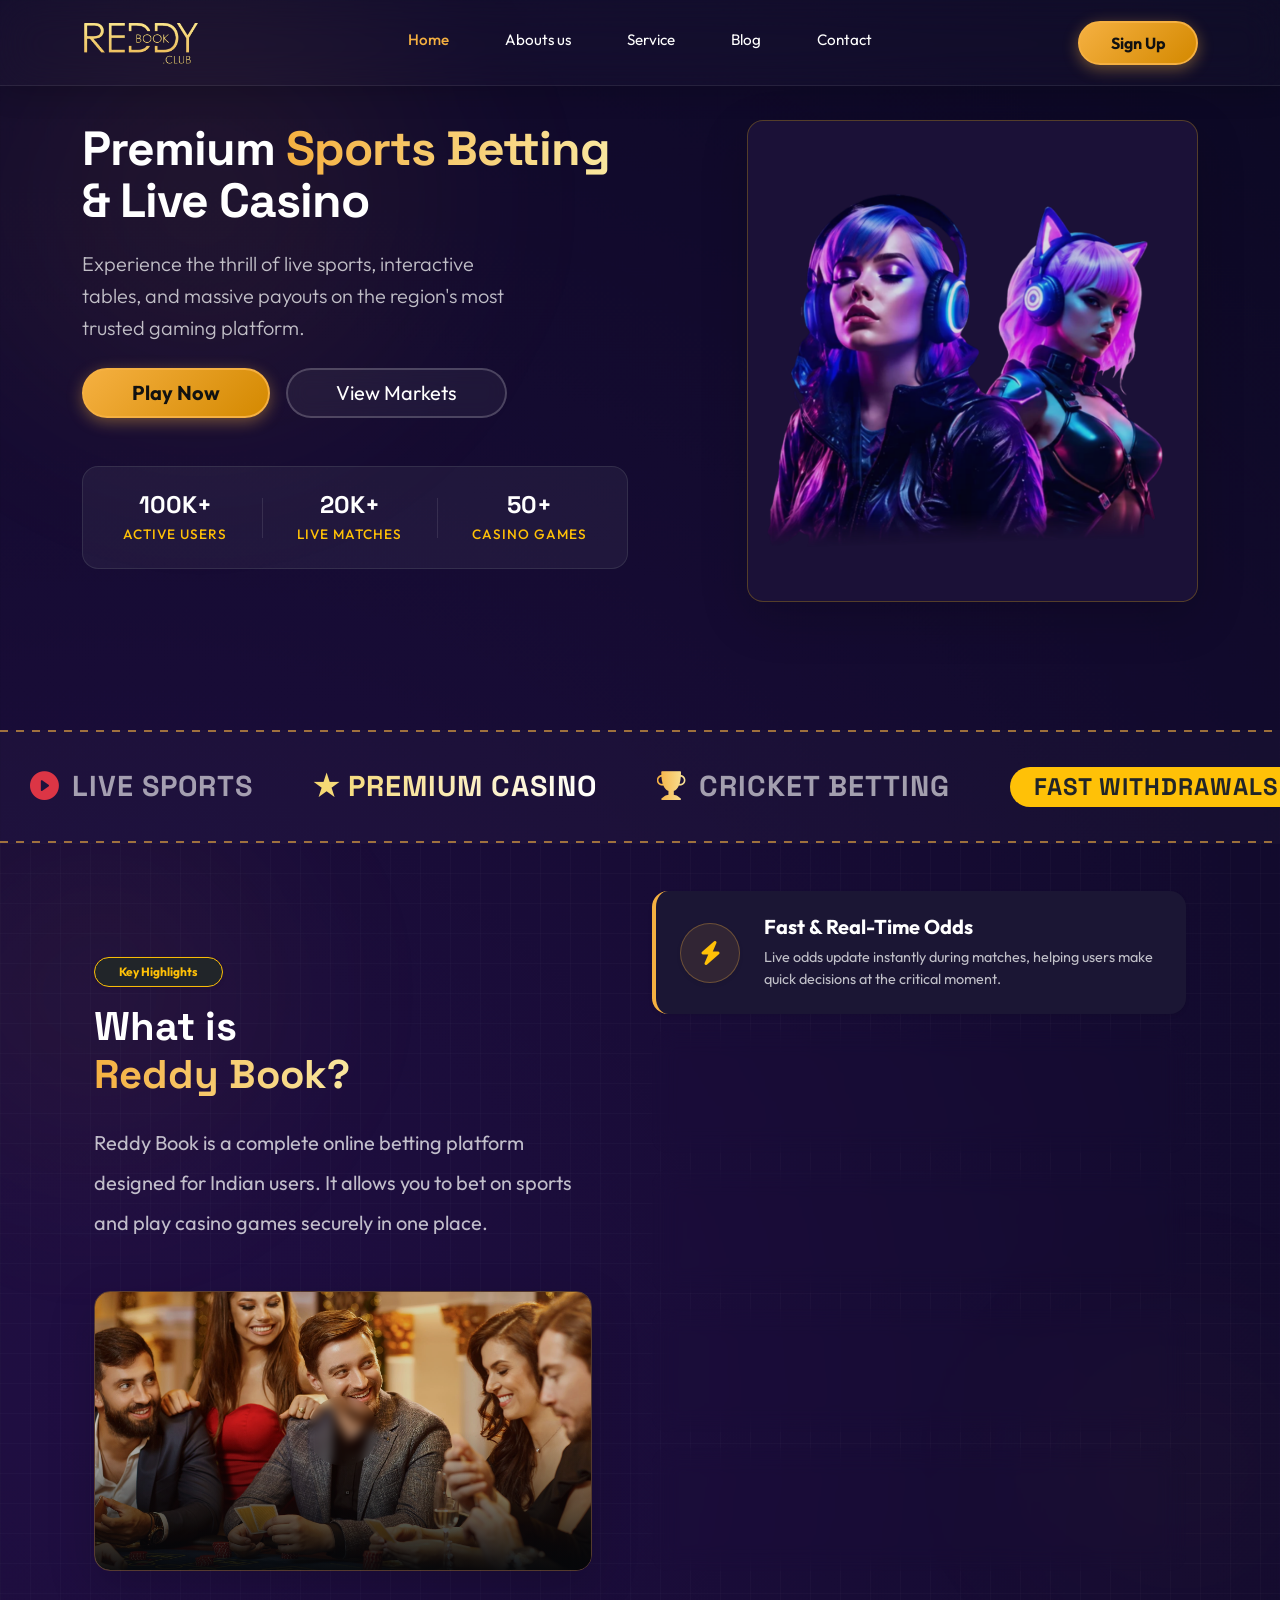
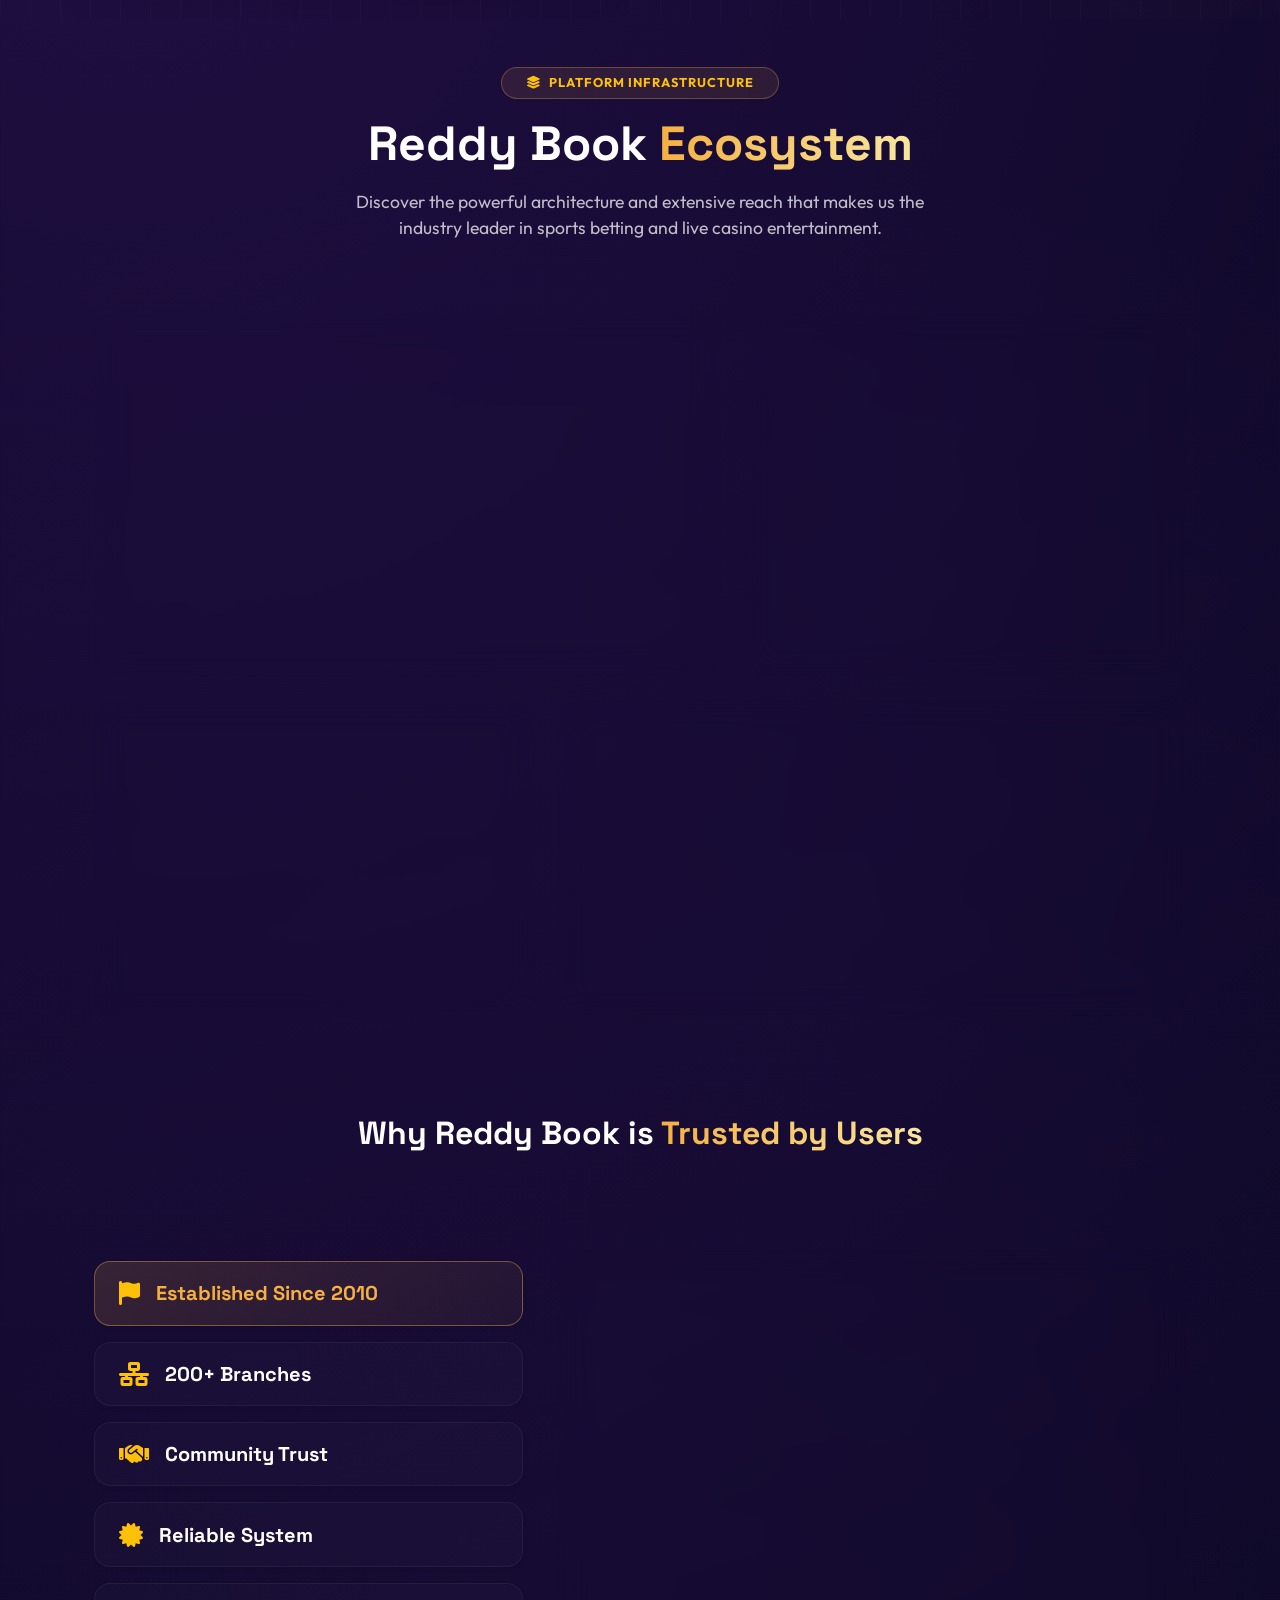
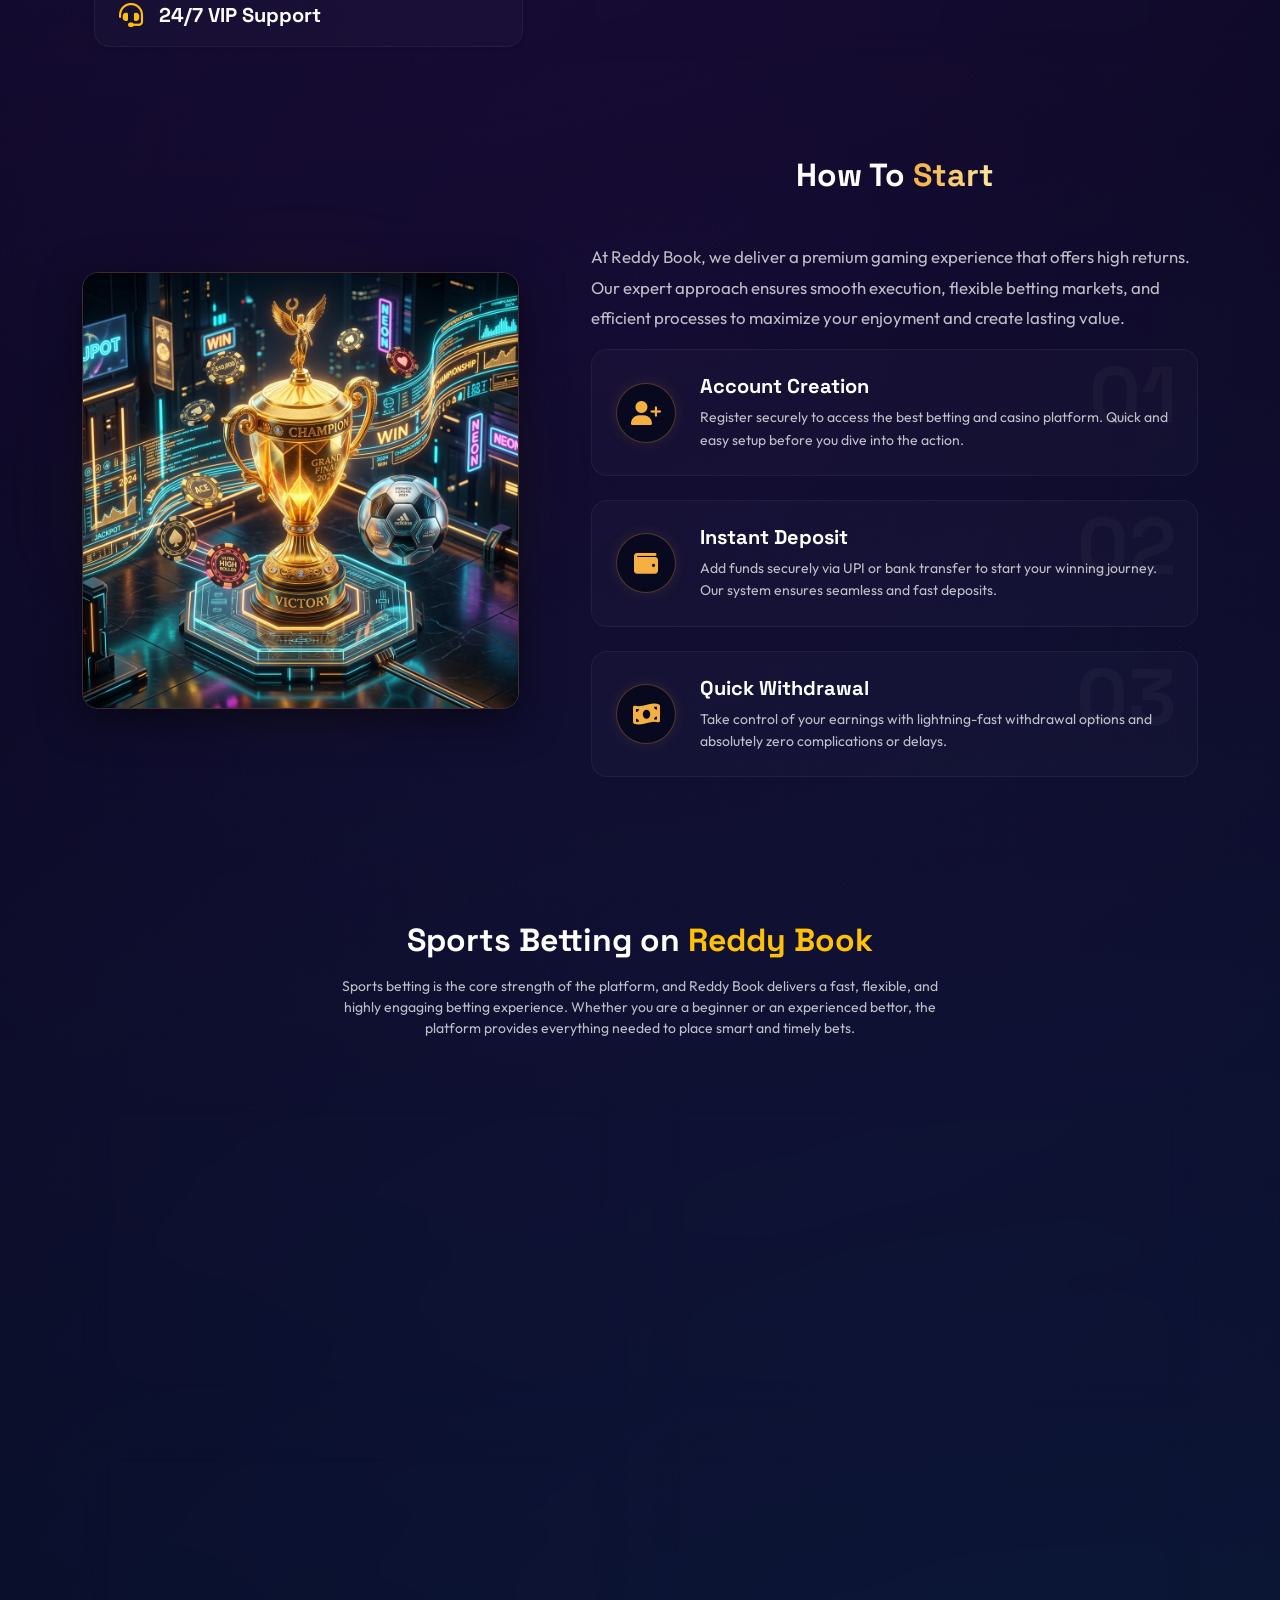
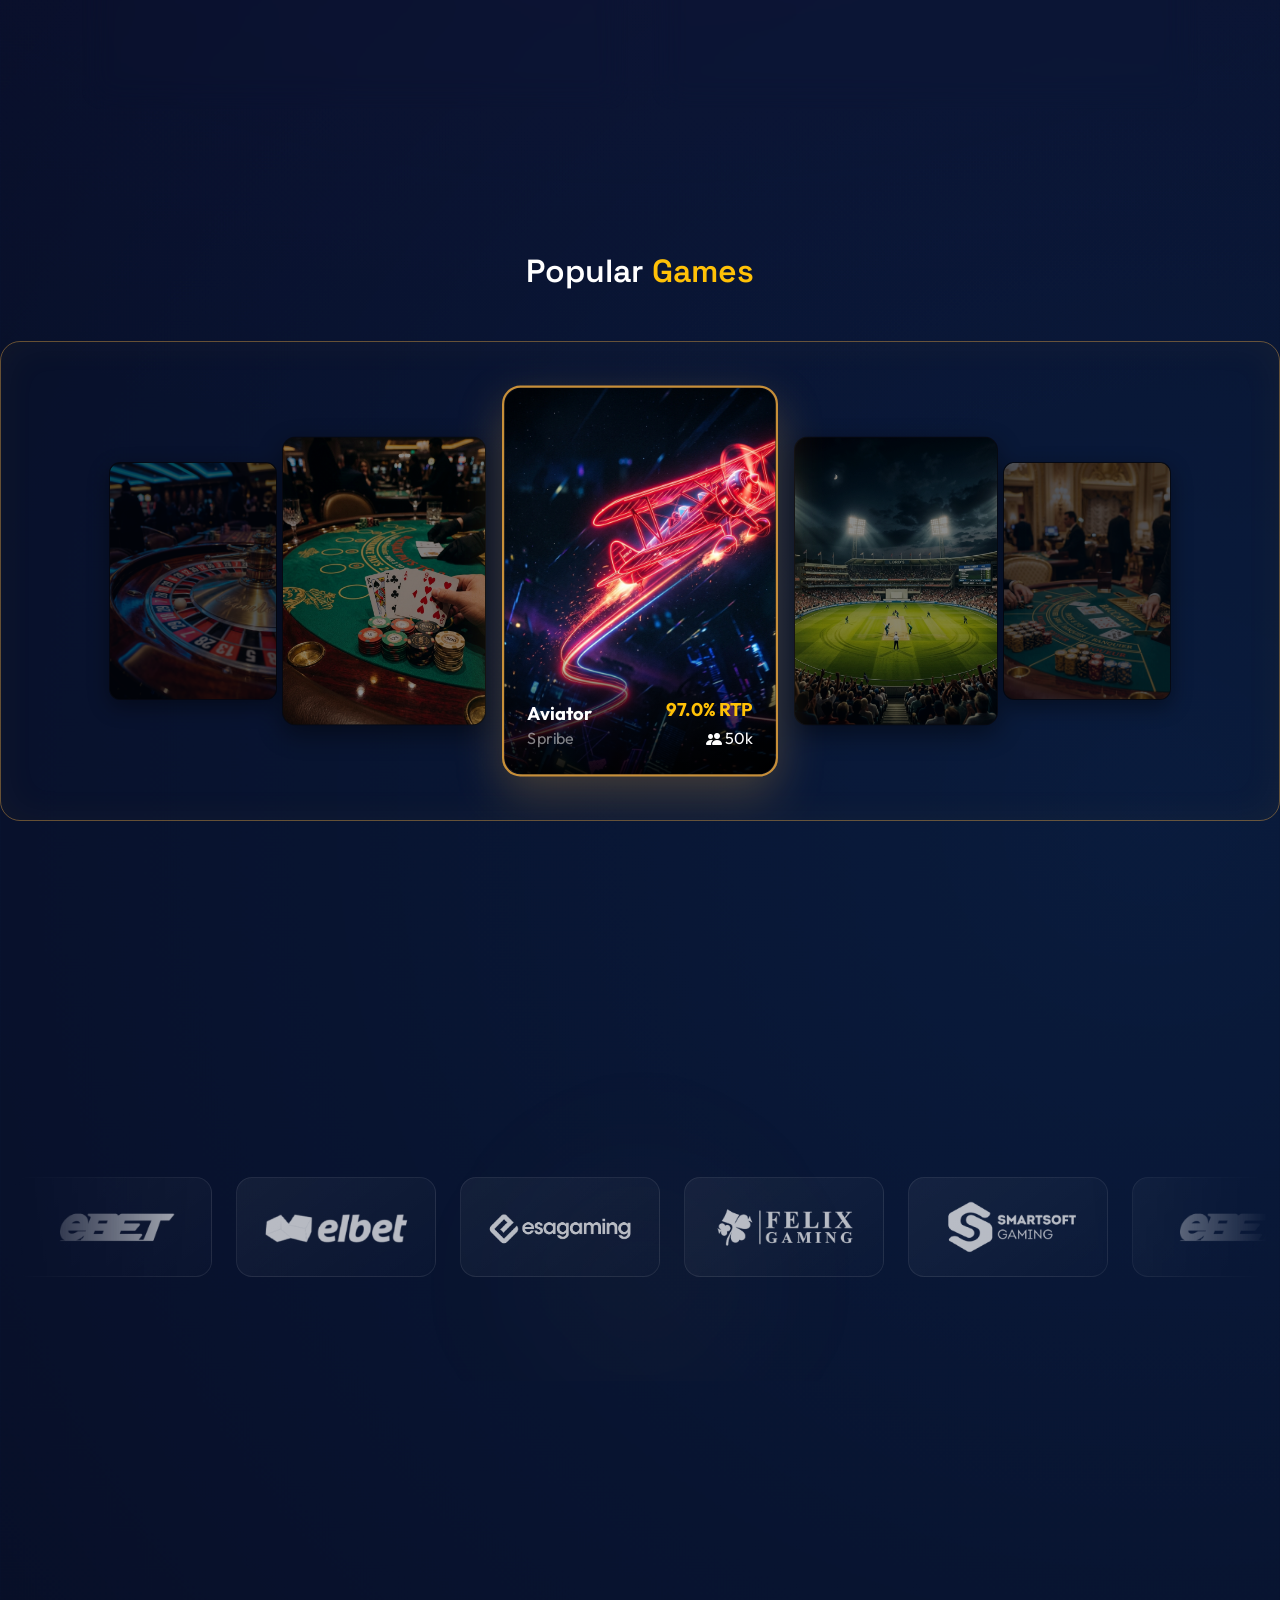
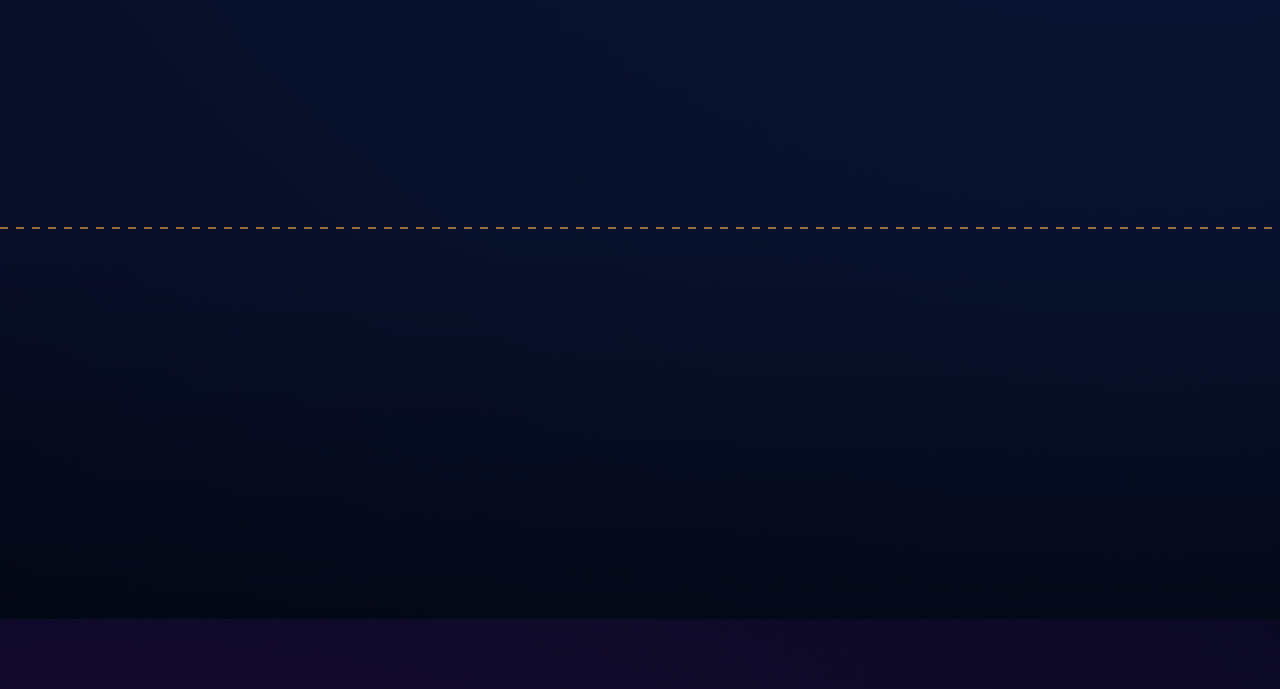
<file: index.html>
<!DOCTYPE html>
<html lang="en">

<head>
    <meta charset="UTF-8">
    <meta name="viewport" content="width=device-width, initial-scale=1.0">
    <title>Reddy Book Club - Play Casino Games for Real Money</title>
    <!-- Bootstrap 5 CSS -->
    <link href="https://cdn.jsdelivr.net/npm/bootstrap@5.3.2/dist/css/bootstrap.min.css" rel="stylesheet">
    <!-- Google Fonts -->
    <link
        href="https://fonts.googleapis.com/css2?family=Space+Grotesk:wght@400;500;600;700&family=Outfit:wght@300;400;500;600&display=swap"
        rel="stylesheet">
    <!-- Bootstrap Icons -->
    <link rel="stylesheet" href="https://cdn.jsdelivr.net/npm/bootstrap-icons@1.11.1/font/bootstrap-icons.css">
    <!-- Font Awesome -->
    <link rel="stylesheet" href="https://cdnjs.cloudflare.com/ajax/libs/font-awesome/6.4.2/css/all.min.css">

    <!-- AOS Animation CSS -->
    <link href="https://unpkg.com/aos@2.3.1/dist/aos.css" rel="stylesheet">

    <!-- External CSS -->
    <link rel="stylesheet" href="style.css">
</head>

<body>

    <!-- Navbar -->
    <nav class="navbar navbar-expand-lg fixed-top">
        <div class="container">
            <!-- Replaced text logo with the uploaded Reddy Book logo image -->
            <a class="navbar-brand" href="#">
                <img src="assets/logo.png" alt="Reddy Book .Club Logo" style="height: 45px; object-fit: contain;">
            </a>

            <button class="navbar-toggler shadow-none border-0" type="button" data-bs-toggle="offcanvas"
                data-bs-target="#navMenu" aria-controls="navMenu">
                <i class="bi bi-list text-white fs-2"></i>
            </button>

            <div class="offcanvas offcanvas-end border-0" tabindex="-1" id="navMenu" aria-labelledby="navMenuLabel">
                <div class="offcanvas-header border-bottom border-secondary border-opacity-25">
                    <h5 class="offcanvas-title" id="navMenuLabel">
                        <img src="assets/logo.png" alt="Reddy Book .Club Logo"
                            style="height: 35px; object-fit: contain;">
                    </h5>
                    <button type="button" class="btn-close btn-close-white shadow-none" data-bs-dismiss="offcanvas"
                        data-bs-target="#navMenu" aria-label="Close"></button>
                </div>
                <div class="offcanvas-body">
                    <ul class="navbar-nav mx-auto mb-2 mb-lg-0 gap-lg-3">
                        <li class="nav-item"><a class="nav-link active fw-medium" href="index.html">Home</a></li>
                        <li class="nav-item"><a class="nav-link" href="about.html">Abouts us</a></li>
                        <li class="nav-item"><a class="nav-link" href="service.html">Service</a></li>
                        <li class="nav-item"><a class="nav-link" href="blog.html">Blog</a></li>
                        <li class="nav-item"><a class="nav-link" href="contact.html">Contact</a></li>
                    </ul>

                    <div class="d-flex flex-column flex-lg-row align-items-center gap-3 mt-4 mt-lg-0">
                        <!-- <button class="btn btn-outline-warning rounded-pill px-4 fw-bold w-100 w-lg-auto">Login</button> -->
                        <button class="btn btn-warning rounded-pill px-4 fw-bold w-100 w-lg-auto">Sign Up</button>
                    </div>
                </div>
            </div>
        </div>
    </nav>

    <!-- Hero Section -->
    <section class="hero-section position-relative overflow-hidden">
        <!-- Abstract Glow Background -->
        <div class="position-absolute rounded-circle"
            style="width: 800px; height: 800px; background: radial-gradient(circle, rgba(245,176,65,0.08) 0%, transparent 60%); top: -200px; left: -200px; filter: blur(60px); pointer-events: none; z-index: 0;">
        </div>

        <div class="container position-relative z-1">
            <div class="row align-items-center">
                <div class="col-lg-6 mb-5 mb-lg-0" data-aos="fade-right" data-aos-duration="1000">
                    <h1 class="hero-title text-white">Premium <span class="gradient-text">Sports Betting</span><br>& Live
                        Casino</h1>
                    <p class="hero-subtitle text-light opacity-75 mt-3 mb-4 fs-5" style="line-height: 1.6;">Experience
                        the thrill of live sports, interactive tables, and massive payouts on the region's most trusted
                        gaming platform.</p>

                    <div class="d-flex flex-wrap align-items-center gap-3 mb-5">
                        <button class="btn btn-warning btn-lg rounded-pill px-5 fw-bold shadow hover-lift">Play
                            Now</button>
                        <button class="btn btn-outline-light btn-lg rounded-pill px-5 hover-lift">View Markets</button>
                    </div>

                    <div
                        class="hero-stats-box bg-opacity-50 rounded-4 border border-secondary border-opacity-25 p-4 mt-4 w-100">
                        <div class="d-flex justify-content-between align-items-center px-lg-3">
                            <div class="stat-item text-center">
                                <h3 class="text-white fw-bold mb-1">100K+</h3>
                                <p class="text-warning small mb-0 fw-medium">Active Users</p>
                            </div>
                            <div style="width: 1px; height: 40px; background: rgba(255,255,255,0.1);"></div>
                            <div class="stat-item text-center">
                                <h3 class="text-white fw-bold mb-1">20K+</h3>
                                <p class="text-warning small mb-0 fw-medium">Live Matches</p>
                            </div>
                            <div style="width: 1px; height: 40px; background: rgba(255,255,255,0.1);"></div>
                            <div class="stat-item text-center">
                                <h3 class="text-white fw-bold mb-1">50+</h3>
                                <p class="text-warning small mb-0 fw-medium">Casino Games</p>
                            </div>
                        </div>
                    </div>
                </div>

                <div class="col-lg-5 offset-lg-1" data-aos="fade-left" data-aos-duration="1000">
                    <div class="hero-card position-relative rounded-4 overflow-hidden border border-warning border-opacity-25 shadow-lg floating-element"
                        style="background:rgb(27 17 55); backdrop-filter: blur(10px);">
                        <!-- Casino/Sports Artwork -->
                        <img src="assets/home/hero.png" alt="Hero Casino Art" class="img-fluid w-100"
                            style="height: 450px; object-fit: cover; opacity: 0.85;">


                        <!-- Play Button Overlay -->
                        <!-- <div class="position-absolute top-50 start-50 translate-middle">
                            <div class="d-flex align-items-center justify-content-center rounded-circle bg-warning bg-opacity-25"
                                style="width: 80px; height: 80px;">
                                <div class="d-flex align-items-center justify-content-center rounded-circle bg-warning shadow-lg pulse-btn"
                                    style="width: 60px; height: 60px; cursor: pointer;">
                                    <i class="fas fa-play text-dark fs-4 ms-1"></i>
                                </div>
                            </div>
                        </div> -->
                    </div>
                </div>
            </div>
        </div>
    </section>

    <!-- Brands Strip -->
    <div class="brands-strip container-fluid mt-5">
        <div class="marquee-wrapper">
            <div class="marquee-content d-flex align-items-center">
                <div class="brand-logo"><i class="bi bi-play-circle-fill text-danger"></i> LIVE SPORTS</div>
                <div class="brand-logo"><span class="text-gradient">★ PREMIUM CASINO</span></div>
                <div class="brand-logo"><i class="bi bi-trophy-fill gradient-text"></i> CRICKET BETTING</div>
                <div class="brand-logo"><span class="badge bg-warning text-dark px-4 py-2 rounded-pill fs-4">FAST
                        WITHDRAWALS</span></div>
                <div class="brand-logo"><i class="bi bi-dribbble text-info"></i> FOOTBALL & TENNIS</div>
                <div class="brand-logo"><span class="text-gradient">LIVE DEALERS</span></div>
                <div class="brand-logo"><i class="bi bi-controller text-success"></i> E-SPORTS</div>

                <!-- Duplicate set for infinite scroll effect -->
                <div class="brand-logo"><i class="bi bi-play-circle-fill text-danger"></i> LIVE SPORTS</div>
                <div class="brand-logo"><span class="text-gradient">★ PREMIUM CASINO</span></div>
                <div class="brand-logo"><i class="bi bi-trophy-fill text-warning"></i> CRICKET BETTING</div>
                <div class="brand-logo"><span class="badge bg-warning text-dark px-4 py-2 rounded-pill fs-4">FAST
                        WITHDRAWALS</span></div>
                <div class="brand-logo"><i class="bi bi-dribbble text-info"></i> FOOTBALL & TENNIS</div>
                <div class="brand-logo"><span class="text-gradient">LIVE DEALERS</span></div>
                <div class="brand-logo"><i class="bi bi-controller text-success"></i> E-SPORTS</div>
            </div>
        </div>
    </div>

    <!-- What is Reddy Book Section -->
    <section class="py-5 position-relative overflow-hidden bg-glass-pattern">
        <!-- Abstract Glowing Orbs for Premium Background -->
        <div class="position-absolute rounded-circle"
            style="width: 600px; height: 600px; background: radial-gradient(circle, rgba(245,176,65,0.05) 0%, transparent 70%); top: -150px; left: -200px; z-index: 0; filter: blur(50px); pointer-events: none;">
        </div>
        <div class="position-absolute rounded-circle"
            style="width: 500px; height: 500px; background: radial-gradient(circle, rgba(245,176,65,0.03) 0%, transparent 70%); bottom: -100px; right: -150px; z-index: 0; filter: blur(60px); pointer-events: none;">
        </div>

        <div class="container position-relative z-1">
            <div class="row gy-5 mx-auto">

                <!-- Left Column -->
                <div class="col-lg-6 pe-lg-5 text-center text-lg-start mb-5 mb-lg-0" data-aos="fade-right">
                    <div class="position-sticky" style="top: 100px;">
                        <span
                            class="badge bg-dark border border-warning text-warning px-4 py-2 rounded-pill mb-3 shadow-sm">Key
                            Highlights</span>
                        <h2 class="display-6 fw-bold mb-4 text-white" style="line-height: 1.2;">
                            What is <br><span class="gradient-text">Reddy Book?</span>
                        </h2>
                        <p class="text-light mb-5 fs-5 lh-lg opacity-75">
                            Reddy Book is a complete online betting platform designed for Indian users. It allows
                            you to bet on sports and play casino games securely in one place.
                        </p>

                        <!-- Left Side Image Presentation -->
                        <div class="position-relative rounded-4 overflow-hidden border border-warning border-opacity-25 shadow-lg"
                            style="aspect-ratio: 16/9; transform: translateZ(0);">
                            <img src="assets/blog/1.jpg" alt="Reddy Book Platform Experience"
                                class="w-100 h-100 object-fit-cover transition-slow" loading="lazy"
                                style="filter: brightness(0.85);"
                                onerror="this.src='https://placehold.co/800x450/12151C/F5B041?text=Platform+Experience';">

                            <!-- Dark Gradient Overlay -->
                            <div class="position-absolute bottom-0 start-0 w-100 h-50"
                                style="background: linear-gradient(to top, rgba(5,7,10,0.95), transparent);"></div>

                            <!-- Play Button -->
                            <div class="position-absolute top-50 start-50 translate-middle">
                                <div class="rounded-circle d-flex align-items-center justify-content-center transition-normal hover-lift"
                                    style="width: 70px; height: 70px; background: rgba(245, 176, 65, 0.9); box-shadow: 0 0 30px rgba(245, 176, 65, 0.5); cursor: pointer; backdrop-filter: blur(5px);">
                                    <i class="fas fa-play fs-4 text-dark ms-1"></i>
                                </div>
                            </div>
                        </div>
                    </div>
                </div>

                <!-- Right Column: Features -->
                <div class="col-lg-6">
                    <div class="d-flex flex-column gap-3">

                        <!-- Highlight 1 -->
                        <div class="card p-4 border-0 rounded-4 shadow-sm hover-lift d-flex flex-row align-items-center gap-4 transition-all"
                            data-aos="fade-up" data-aos-delay="100"
                            style="background: rgb(27 22 52); backdrop-filter: blur(12px); border-left: 4px solid #F5B041 !important;">
                            <div class="rounded-circle d-flex align-items-center justify-content-center flex-shrink-0 shadow-sm"
                                style="width: 60px; height: 60px; background: rgba(245, 176, 65, 0.1); border: 1px solid rgba(245, 176, 65, 0.3);">
                                <i class="fas fa-bolt fs-4 text-warning"></i>
                            </div>
                            <div>
                                <h4 class="h5 fw-bold text-white mb-2" style="font-family: var(--font-heading);">
                                    Fast & Real-Time Odds</h4>
                                <p class="text-light opacity-75 mb-0" style="font-size: 0.9rem; line-height: 1.5;">
                                    Live odds update instantly during matches, helping users make quick decisions at
                                    the critical moment.</p>
                            </div>
                        </div>

                        <!-- Highlight 2 -->
                        <div class="card p-4 border-0 rounded-4 shadow-sm hover-lift d-flex flex-row align-items-center gap-4 transition-all"
                            data-aos="fade-up" data-aos-delay="200"
                            style="background: rgb(27 22 52); backdrop-filter: blur(12px); border-left: 4px solid #F5B041 !important;">
                            <div class="rounded-circle d-flex align-items-center justify-content-center flex-shrink-0 shadow-sm"
                                style="width: 60px; height: 60px; background: rgba(245, 176, 65, 0.1); border: 1px solid rgba(245, 176, 65, 0.3);">
                                <i class="fas fa-layer-group fs-4 text-warning"></i>
                            </div>
                            <div>
                                <h4 class="h5 fw-bold text-white mb-2" style="font-family: var(--font-heading);">
                                    Smooth User Interface</h4>
                                <p class="text-light opacity-75 mb-0" style="font-size: 0.9rem; line-height: 1.5;">
                                    Designed in a clean format so anyone can easily navigate to find betting markets
                                    and casino games without confusion.</p>
                            </div>
                        </div>

                        <!-- Highlight 3 -->
                        <div class="card p-4 border-0 rounded-4 shadow-sm hover-lift d-flex flex-row align-items-center gap-4 transition-all"
                            data-aos="fade-up" data-aos-delay="300"
                            style="background:rgb(27 22 52); backdrop-filter: blur(12px); border-left: 4px solid #F5B041 !important;">
                            <div class="rounded-circle d-flex align-items-center justify-content-center flex-shrink-0 shadow-sm"
                                style="width: 60px; height: 60px; background: rgba(245, 176, 65, 0.1); border: 1px solid rgba(245, 176, 65, 0.3);">
                                <i class="fas fa-gamepad fs-4 text-warning"></i>
                            </div>
                            <div>
                                <h4 class="h5 fw-bold text-white mb-2" style="font-family: var(--font-heading);">
                                    Sports & Casino Variety</h4>
                                <p class="text-light opacity-75 mb-0" style="font-size: 0.9rem; line-height: 1.5;">
                                    Covers cricket, football, tennis, and more, alongside casino games like Teen
                                    Patti and Andar Bahar to keep users engaged.</p>
                            </div>
                        </div>

                        <!-- Highlight 4 -->
                        <div class="card p-4 border-0 rounded-4 shadow-sm hover-lift d-flex flex-row align-items-center gap-4 transition-all"
                            data-aos="fade-up" data-aos-delay="400"
                            style="background: rgb(27 22 52); backdrop-filter: blur(12px); border-left: 4px solid #F5B041 !important;">
                            <div class="rounded-circle d-flex align-items-center justify-content-center flex-shrink-0 shadow-sm"
                                style="width: 60px; height: 60px; background: rgba(245, 176, 65, 0.1); border: 1px solid rgba(245, 176, 65, 0.3);">
                                <i class="fas fa-wallet fs-4 text-warning"></i>
                            </div>
                            <div>
                                <h4 class="h5 fw-bold text-white mb-2" style="font-family: var(--font-heading);">
                                    Quick Deposits & Withdrawals</h4>
                                <p class="text-light opacity-75 mb-0" style="font-size: 0.9rem; line-height: 1.5;">
                                    Transactions are processed instantly, allowing you to deposit funds and withdraw
                                    winnings without any delays.</p>
                            </div>
                        </div>

                        <!-- Highlight 5 -->
                        <div class="card p-4 border-0 rounded-4 shadow-sm hover-lift d-flex flex-row align-items-center gap-4 transition-all"
                            data-aos="fade-up" data-aos-delay="500"
                            style="background:rgb(27 22 52); backdrop-filter: blur(12px); border-left: 4px solid #F5B041 !important;">
                            <div class="rounded-circle d-flex align-items-center justify-content-center flex-shrink-0 shadow-sm"
                                style="width: 60px; height: 60px; background: rgba(245, 176, 65, 0.1); border: 1px solid rgba(245, 176, 65, 0.3);">
                                <i class="fas fa-mobile-alt fs-4 text-warning"></i>
                            </div>
                            <div>
                                <h4 class="h5 fw-bold text-white mb-2" style="font-family: var(--font-heading);">
                                    Mobile-Friendly Platform</h4>
                                <p class="text-light opacity-75 mb-0" style="font-size: 0.9rem; line-height: 1.5;">
                                    Works smoothly across all devices, and the Reddy Book App makes mobile betting
                                    fast and extremely convenient.</p>
                            </div>
                        </div>

                    </div>
                </div>
            </div>
        </div>
    </section>

    <!-- Platform Details Section -->
    <section class="py-5 position-relative overflow-hidden">
        <div class="container z-1 position-relative">
            <div class="text-center mb-5" data-aos="fade-up">
                <span class="badge px-4 py-2 rounded-pill mb-3 text-warning"
                    style="background: rgba(245, 176, 65, 0.1); border: 1px solid rgba(245, 176, 65, 0.3); font-size: 0.8rem; letter-spacing: 1px;">
                    <i class="fas fa-layer-group me-2"></i>PLATFORM INFRASTRUCTURE
                </span>
                <h2 class="display-5 fw-bold text-white mb-3">Reddy Book <span class="gradient-text">Ecosystem</span>
                </h2>
                <p class="text-light opacity-75 max-w-600 mx-auto" style="font-size: 1.1rem;">
                    Discover the powerful architecture and extensive reach that makes us the industry leader in
                    sports betting and live casino entertainment.
                </p>
            </div>

            <!-- Bento Box Grid -->
            <div class="row g-4 mx-auto mt-2">

                <!-- Bento Box 1: Foundation (Large) -->
                <div class="col-lg-7" data-aos="fade-right" data-aos-delay="100">
                    <div
                        class="bento-card p-4 p-lg-5 h-100 position-relative overflow-hidden d-flex flex-column justify-content-center">
                        <i class="fas fa-crown bento-watermark"></i>
                        <div class="position-relative z-1">
                            <div class="d-inline-flex align-items-center justify-content-center rounded-3 mb-4"
                                style="width: 50px; height: 50px; background: rgba(245, 176, 65, 0.15);">
                                <i class="fas fa-building text-warning fs-4"></i>
                            </div>
                            <h3 class="fw-bold text-white mb-3">Established Excellence</h3>
                            <p class="text-light opacity-75 mb-4 pe-lg-5" style="font-size: 1.05rem;">Leading the
                                industry since 2010 with a singular focus on delivering the ultimate Cricket &
                                Casino experience to our thousands of active users.</p>

                            <div class="d-flex flex-wrap gap-2 mt-auto">
                                <span class="badge bg-dark border border-secondary text-light py-2 px-3 fw-medium"><i
                                        class="fas fa-tag text-warning me-2"></i>Reddy Book</span>
                                <span class="badge bg-dark border border-secondary text-light py-2 px-3 fw-medium"><i
                                        class="fas fa-calendar text-warning me-2"></i>Since 2010</span>
                                <span class="badge bg-dark border border-secondary text-light py-2 px-3 fw-medium"><i
                                        class="fas fa-bullseye text-warning me-2"></i>Cricket & Casino</span>
                            </div>
                        </div>
                    </div>
                </div>

                <!-- Bento Box 2: Reach (Small) -->
                <div class="col-lg-5" data-aos="fade-left" data-aos-delay="200">
                    <div
                        class="bento-card p-4 p-lg-5 h-100 position-relative overflow-hidden d-flex flex-column justify-content-center">
                        <i class="fas fa-globe-asia bento-watermark"></i>
                        <div class="position-relative z-1">
                            <h2 class="display-4 fw-bold text-warning mb-2">200+</h2>
                            <h4 class="fw-bold text-white mb-3">Partners Worldwide</h4>
                            <p class="text-light opacity-75 mb-0" style="font-size: 1rem;">A massive branch network
                                scaling across the region, generating high-tier daily transaction volume.</p>

                            <div class="mt-4 pt-4 border-top border-secondary border-opacity-25">
                                <div class="d-flex align-items-center justify-content-between">
                                    <span class="text-light opacity-75 fw-medium">Daily Volume</span>
                                    <span class="badge bg-warning text-dark fw-bold px-3 py-1">High Tier</span>
                                </div>
                            </div>
                        </div>
                    </div>
                </div>

                <!-- Bento Box 3: Support (Small) -->
                <div class="col-lg-5" data-aos="fade-right" data-aos-delay="300">
                    <div
                        class="bento-card p-4 p-lg-5 h-100 position-relative overflow-hidden d-flex flex-column justify-content-center">
                        <i class="fas fa-headset bento-watermark"></i>
                        <div class="position-relative z-1">
                            <div class="d-inline-flex align-items-center justify-content-center rounded-3 mb-4"
                                style="width: 50px; height: 50px; background: rgba(245, 176, 65, 0.15);">
                                <i class="fas fa-user-shield text-warning fs-4"></i>
                            </div>
                            <h3 class="fw-bold text-white mb-3">24/7 VIP Support</h3>
                            <p class="text-light opacity-75 mb-0" style="font-size: 1rem;">Uncompromised assistance.
                                Our dedicated team provides round-the-clock premium support for all your gaming and
                                transaction needs.</p>
                        </div>
                    </div>
                </div>

                <!-- Bento Box 4: Access (Large) -->
                <div class="col-lg-7" data-aos="fade-left" data-aos-delay="400">
                    <div class="bento-card p-4 p-lg-5 h-100 position-relative overflow-hidden d-flex flex-column justify-content-center"
                        style="background: linear-gradient(135deg, rgba(15, 18, 25, 0.8), rgba(245, 176, 65, 0.05));">
                        <i class="fas fa-mobile-alt bento-watermark"></i>
                        <div class="position-relative z-1 d-flex flex-column h-100">
                            <div class="d-flex justify-content-between align-items-start mb-4">
                                <div>
                                    <h3 class="fw-bold text-white mb-2">Seamless Access</h3>
                                    <p class="text-light opacity-75 mb-0" style="font-size: 1.05rem;">Play anywhere,
                                        anytime. Fully optimized for cross-platform performance.</p>
                                </div>
                                <div class="d-flex gap-2">
                                    <div class="d-inline-flex align-items-center justify-content-center rounded-circle bg-dark border border-secondary shadow"
                                        style="width: 45px; height: 45px;">
                                        <i class="fas fa-laptop text-white"></i>
                                    </div>
                                    <div class="d-inline-flex align-items-center justify-content-center rounded-circle bg-warning shadow"
                                        style="width: 45px; height: 45px;">
                                        <i class="fas fa-mobile-alt text-dark"></i>
                                    </div>
                                </div>
                            </div>

                            <div class="row g-3 mt-auto">
                                <div class="col-sm-6">
                                    <div class="p-3 rounded-3 bg-dark border border-secondary border-opacity-50">
                                        <h6 class="text-white fw-bold mb-1">Web Platform</h6>
                                        <small class="text-light opacity-50">Desktop & Laptop optimized</small>
                                    </div>
                                </div>
                                <div class="col-sm-6">
                                    <div class="p-3 rounded-3 bg-dark border border-secondary border-opacity-50">
                                        <h6 class="text-white fw-bold mb-1">Mobile App</h6>
                                        <small class="text-light opacity-50">iOS & Android compatible</small>
                                    </div>
                                </div>
                            </div>
                        </div>
                    </div>
                </div>

            </div>
        </div>
    </section>

    <!-- Why Choose Section -->
    <section class="py-5 position-relative overflow-hidden">
        <div class="container">
            <h2 class="text-center text-white fw-bold mb-5" data-aos="fade-up">Why Reddy Book is <span class="gradient-text">Trusted by Users</span></h2>
            <div class="row gy-5 align-items-center mx-auto mt-4">
                <!-- Left: Interactive Tabs -->
                <div class="col-lg-5 pe-lg-4" data-aos="fade-right">
                    <div class="nav flex-column nav-pills gap-3 custom-trust-tabs" id="trust-tabs" role="tablist"
                        aria-orientation="vertical">
                        <button class="nav-link active text-start p-4 rounded-4 shadow-sm" id="trust-1-tab"
                            data-bs-toggle="pill" data-bs-target="#trust-1" type="button" role="tab"
                            aria-selected="true">
                            <div class="d-flex align-items-center">
                                <i class="fas fa-flag fs-4 me-3 text-warning"></i>
                                <h5 class="fw-bold mb-0">Established Since 2010</h5>
                            </div>
                        </button>
                        <button class="nav-link text-start p-4 rounded-4 shadow-sm" id="trust-2-tab"
                            data-bs-toggle="pill" data-bs-target="#trust-2" type="button" role="tab"
                            aria-selected="false">
                            <div class="d-flex align-items-center">
                                <i class="fas fa-network-wired fs-4 me-3 text-warning"></i>
                                <h5 class="fw-bold mb-0">200+ Branches</h5>
                            </div>
                        </button>
                        <button class="nav-link text-start p-4 rounded-4 shadow-sm" id="trust-3-tab"
                            data-bs-toggle="pill" data-bs-target="#trust-3" type="button" role="tab"
                            aria-selected="false">
                            <div class="d-flex align-items-center">
                                <i class="fas fa-handshake fs-4 me-3 text-warning"></i>
                                <h5 class="fw-bold mb-0">Community Trust</h5>
                            </div>
                        </button>
                        <button class="nav-link text-start p-4 rounded-4 shadow-sm" id="trust-4-tab"
                            data-bs-toggle="pill" data-bs-target="#trust-4" type="button" role="tab"
                            aria-selected="false">
                            <div class="d-flex align-items-center">
                                <i class="fas fa-certificate fs-4 me-3 text-warning"></i>
                                <h5 class="fw-bold mb-0">Reliable System</h5>
                            </div>
                        </button>
                        <button class="nav-link text-start p-4 rounded-4 shadow-sm" id="trust-5-tab"
                            data-bs-toggle="pill" data-bs-target="#trust-5" type="button" role="tab"
                            aria-selected="false">
                            <div class="d-flex align-items-center">
                                <i class="fas fa-headset fs-4 me-3 text-warning"></i>
                                <h5 class="fw-bold mb-0">24/7 VIP Support</h5>
                            </div>
                        </button>
                    </div>
                </div>

                <!-- Right: Dynamic Content Display -->
                <div class="col-lg-7">
                    <div class="tab-content" id="trust-tabContent">
                        <!-- Tab 1 -->
                        <div class="tab-pane fade show active" id="trust-1" role="tabpanel" tabindex="0">
                            <div class="gold-glass-card p-5 rounded-4 text-center text-lg-start position-relative overflow-hidden h-100 shadow-lg border-0 d-flex flex-column justify-content-center"
                                style="min-height: 380px;">
                                <i class="fas fa-flag position-absolute top-50 start-100 translate-middle text-warning"
                                    style="font-size: 20rem; z-index: 0; opacity: 0.05;"></i>
                                <div class="position-relative z-1">
                                    <div class="feature-icon-box shadow-sm mb-4" style="width: 80px; height: 80px;">
                                        <i class="fas fa-flag fs-2 text-warning"></i>
                                    </div>
                                    <h3 class="fw-bold text-white mb-3">Established Since 2010</h3>
                                    <p class="text-light opacity-75 mb-0 fs-5 lh-lg">Reddy Book has been operating
                                        for over a decade, adding immense credibility. Long-term presence in the
                                        market proves absolute reliability and consistent high-tier performance.</p>
                                </div>
                            </div>
                        </div>

                        <!-- Tab 2 -->
                        <div class="tab-pane fade" id="trust-2" role="tabpanel" tabindex="0">
                            <div class="gold-glass-card p-5 rounded-4 text-center text-lg-start position-relative overflow-hidden h-100 shadow-lg border-0 d-flex flex-column justify-content-center"
                                style="min-height: 380px;">
                                <i class="fas fa-network-wired position-absolute top-50 start-100 translate-middle text-warning"
                                    style="font-size: 20rem; z-index: 0; opacity: 0.05;"></i>
                                <div class="position-relative z-1">
                                    <div class="feature-icon-box shadow-sm mb-4" style="width: 80px; height: 80px;">
                                        <i class="fas fa-network-wired fs-2 text-warning"></i>
                                    </div>
                                    <h3 class="fw-bold text-white mb-3">200+ Branch Network</h3>
                                    <p class="text-light opacity-75 mb-0 fs-5 lh-lg">The platform works with a wide
                                        network of agents and partners, making it accessible to users in different
                                        regions. This also ensures quick account setup and local support.</p>
                                </div>
                            </div>
                        </div>

                        <!-- Tab 3 -->
                        <div class="tab-pane fade" id="trust-3" role="tabpanel" tabindex="0">
                            <div class="gold-glass-card p-5 rounded-4 text-center text-lg-start position-relative overflow-hidden h-100 shadow-lg border-0 d-flex flex-column justify-content-center"
                                style="min-height: 380px;">
                                <i class="fas fa-handshake position-absolute top-50 start-100 translate-middle text-warning"
                                    style="font-size: 20rem; z-index: 0; opacity: 0.05;"></i>
                                <div class="position-relative z-1">
                                    <div class="feature-icon-box shadow-sm mb-4" style="width: 80px; height: 80px;">
                                        <i class="fas fa-handshake fs-2 text-warning"></i>
                                    </div>
                                    <h3 class="fw-bold text-white mb-3">Strong Community Trust</h3>
                                    <p class="text-light opacity-75 mb-0 fs-5 lh-lg">Thousands of users actively use
                                        Reddy Book for daily betting. Positive word-of-mouth and incredible
                                        referrals have helped the platform grow rapidly.</p>
                                </div>
                            </div>
                        </div>

                        <!-- Tab 4 -->
                        <div class="tab-pane fade" id="trust-4" role="tabpanel" tabindex="0">
                            <div class="gold-glass-card p-5 rounded-4 text-center text-lg-start position-relative overflow-hidden h-100 shadow-lg border-0 d-flex flex-column justify-content-center"
                                style="min-height: 380px;">
                                <i class="fas fa-certificate position-absolute top-50 start-100 translate-middle text-warning"
                                    style="font-size: 20rem; z-index: 0; opacity: 0.05;"></i>
                                <div class="position-relative z-1">
                                    <div class="feature-icon-box shadow-sm mb-4" style="width: 80px; height: 80px;">
                                        <i class="fas fa-certificate fs-2 text-warning"></i>
                                    </div>
                                    <h3 class="fw-bold text-white mb-3">Reliable System</h3>
                                    <p class="text-light opacity-75 mb-0 fs-5 lh-lg">During big tournaments like
                                        IPL, many platforms crash - but Reddy Book is known for flawless, stable
                                        performance even during the highest traffic events.</p>
                                </div>
                            </div>
                        </div>

                        <!-- Tab 5 -->
                        <div class="tab-pane fade" id="trust-5" role="tabpanel" tabindex="0">
                            <div class="gold-glass-card p-5 rounded-4 text-center text-lg-start position-relative overflow-hidden h-100 shadow-lg border-0 d-flex flex-column justify-content-center"
                                style="min-height: 380px;">
                                <i class="fas fa-headset position-absolute top-50 start-100 translate-middle text-warning"
                                    style="font-size: 20rem; z-index: 0; opacity: 0.05;"></i>
                                <div class="position-relative z-1">
                                    <div class="feature-icon-box shadow-sm mb-4" style="width: 80px; height: 80px;">
                                        <i class="fas fa-headset fs-2 text-warning"></i>
                                    </div>
                                    <h3 class="fw-bold text-white mb-3">Dedicated Support</h3>
                                    <p class="text-light opacity-75 mb-0 fs-5 lh-lg">Users can easily resolve issues
                                        related to Reddy Book Login, deposits, or withdrawals through highly
                                        responsive and dedicated support channels.</p>
                                </div>
                            </div>
                        </div>
                    </div>
                </div>
            </div>
        </div>
    </section>

    <!-- How To Start Section -->
    <section class="py-5 position-relative overflow-hidden">
        <div class="container z-1 position-relative">
            <div class="row align-items-center g-5">
                <!-- Left Side: Image Visual -->
                <div class="col-lg-5 mb-5 mb-lg-0 text-center position-relative" data-aos="fade-right"
                    data-aos-duration="1000">
                    <div class="position-absolute top-50 start-50 translate-middle"
                        style="width: 300px; height: 300px; background: rgba(245, 176, 65, 0.2); filter: blur(70px); border-radius: 50%; z-index: 0;">
                    </div>
                    <img src="assets/how-to-start.png" alt="How to Start"
                        class="img-fluid rounded-4 position-relative z-1 floating-element"
                        style="max-height: 600px; object-fit: cover; border: 1px solid rgba(245, 176, 65, 0.2); box-shadow: 0 10px 40px rgba(0,0,0,0.5);">
                </div>

                <!-- Right Side: Content & Steps -->
                <div class="col-lg-7 ps-lg-5" data-aos="fade-left" data-aos-duration="1000">
                    <h2 class="text-center text-white fw-bold mb-5">How To <span class="gradient-text">Start</span>
                    </h2>
                    <p class="text-light opacity-75 mb-3" style="line-height: 1.8; font-size: 1.05rem;">
                        At Reddy Book, we deliver a premium gaming experience that offers high returns. Our expert
                        approach
                        ensures smooth execution, flexible betting markets, and efficient processes to maximize your
                        enjoyment and create lasting value.
                    </p>

                    <div class="steps-container mb-5">
                        <!-- Step 1 -->
                        <div class="step-card d-flex align-items-center p-4 mb-4 rounded-4 position-relative"
                            data-aos="fade-up" data-aos-delay="100">
                            <div class="step-number position-absolute fw-bold">01</div>
                            <div class="step-icon-wrapper me-4 position-relative z-1">
                                <div class="step-icon">
                                    <i class="fas fa-user-plus"></i>
                                </div>
                            </div>
                            <div class="position-relative z-1">
                                <h5 class="fw-bold mb-2 text-white">Account Creation</h5>
                                <p class="text-light opacity-75 small mb-0" style="line-height: 1.6;">
                                    Register securely to access the best betting and casino platform. Quick and easy
                                    setup before you dive into the action.
                                </p>
                            </div>
                        </div>

                        <!-- Step 2 -->
                        <div class="step-card d-flex align-items-center p-4 mb-4 rounded-4 position-relative"
                            data-aos="fade-up" data-aos-delay="200">
                            <div class="step-number position-absolute fw-bold">02</div>
                            <div class="step-icon-wrapper me-4 position-relative z-1">
                                <div class="step-icon">
                                    <i class="fas fa-wallet"></i>
                                </div>
                            </div>
                            <div class="position-relative z-1">
                                <h5 class="fw-bold mb-2 text-white">Instant Deposit</h5>
                                <p class="text-light opacity-75 small mb-0" style="line-height: 1.6;">
                                    Add funds securely via UPI or bank transfer to start your winning journey. Our
                                    system ensures seamless and fast deposits.
                                </p>
                            </div>
                        </div>

                        <!-- Step 3 -->
                        <div class="step-card d-flex align-items-center p-4 mb-4 rounded-4 position-relative"
                            data-aos="fade-up" data-aos-delay="300">
                            <div class="step-number position-absolute fw-bold">03</div>
                            <div class="step-icon-wrapper me-4 position-relative z-1">
                                <div class="step-icon">
                                    <i class="fas fa-money-bill-wave"></i>
                                </div>
                            </div>
                            <div class="position-relative z-1">
                                <h5 class="fw-bold mb-2 text-white">Quick Withdrawal</h5>
                                <p class="text-light opacity-75 small mb-0" style="line-height: 1.6;">
                                    Take control of your earnings with lightning-fast withdrawal options and absolutely
                                    zero complications or delays.
                                </p>
                            </div>
                        </div>
                    </div>

                </div>
            </div>
        </div>
    </section>

    <!-- Sports Betting Section -->
    <section class="py-5">
        <div class="container">
            <div class="text-center mb-5" data-aos="fade-up">
                <h2 class="fw-bold text-white mb-3">Sports Betting on <span class="text-warning">Reddy Book </span> </h2>
                <p class="text-light opacity-75 small mb-3 max-w-600 mx-auto">Sports betting is the core strength of
                    the platform, and Reddy Book delivers a fast, flexible, and highly engaging betting experience.
                    Whether you are a beginner or an experienced bettor, the platform provides everything needed to
                    place smart and timely bets.</p>
            </div>

            <div class="row g-4 mb-5">
                <div class="col-md-6 col-lg-6" data-aos="zoom-in" data-aos-delay="100">
                    <div class="sport-card h-100 text-white p-4 p-md-5 text-start">
                        <i class="fas fa-baseball-ball sport-card-watermark"></i>
                        <div class="feature-icon-box mb-4">
                            <i class="fas fa-baseball-ball"></i>
                        </div>
                        <h4 class="h4 fw-bold mb-3 text-warning">Cricket Betting <span
                                class="badge bg-warning text-dark ms-2 align-middle"
                                style="font-size: 0.6rem;">POPULAR</span></h4>
                        <p class="text-light opacity-75 mb-0">Cricket is the main highlight on Reddy Book. Users can
                            bet
                            on IPL, T20 leagues, ODI matches, and international tournaments. The platform offers
                            deep markets and fast odds, making it ideal for cricket lovers.</p>
                    </div>
                </div>
                <div class="col-md-6 col-lg-6" data-aos="zoom-in" data-aos-delay="200">
                    <div class="sport-card h-100 text-white p-4 p-md-5 text-start">
                        <i class="fas fa-futbol sport-card-watermark"></i>
                        <div class="feature-icon-box mb-4">
                            <i class="fas fa-futbol"></i>
                        </div>
                        <h4 class="h4 fw-bold mb-3 text-warning">Football Betting</h4>
                        <p class="text-light opacity-75 mb-0">Bet on major football leagues and international
                            matches. The
                            platform provides multiple betting options, including match results, goals, and team
                            performance.</p>
                    </div>
                </div>
                <div class="col-md-6 col-lg-6" data-aos="zoom-in" data-aos-delay="300">
                    <div class="sport-card h-100 text-white p-4 p-md-5 text-start">
                        <i class="fas fa-table-tennis sport-card-watermark"></i>
                        <div class="feature-icon-box mb-4">
                            <i class="fas fa-table-tennis"></i>
                        </div>
                        <h4 class="h4 fw-bold mb-3 text-warning">Tennis Betting</h4>
                        <p class="text-light opacity-75 mb-0">Users can place bets on live tennis matches with quick
                            odds
                            updates, especially useful for point-by-point betting.</p>
                    </div>
                </div>
                <div class="col-md-6 col-lg-6" data-aos="zoom-in" data-aos-delay="400">
                    <div class="sport-card h-100 text-white p-4 p-md-5 text-start">
                        <i class="fas fa-basketball-ball sport-card-watermark"></i>
                        <div class="feature-icon-box mb-4">
                            <i class="fas fa-basketball-ball"></i>
                        </div>
                        <h4 class="h4 fw-bold mb-3 text-warning">Other Sports Markets</h4>
                        <p class="text-light opacity-75 mb-0">Reddy Book also includes sports like basketball and
                            more,
                            giving users additional betting opportunities beyond cricket.</p>
                    </div>
                </div>
            </div>

        </div>
    </section>
    <!-- Popular this week -->
    <section class="py-5">
        <h2 class="section-title" data-aos="fade-right">Popular <span class="text-warning">Games</span></h2>

        <div class="popular-slider" data-aos="fade-up" data-aos-delay="100">
            <!-- Animated Dotted Border -->
            <!-- <svg class="animated-border-svg" xmlns="http://www.w3.org/2000/svg">
                <rect width="100%" height="100%" rx="20"></rect>
            </svg> -->
            <!-- Card 1 -->
            <div class="slider-card">
                <img src="assets/home/roulette.png" alt="Roulette">
                <div class="slider-info">
                    <div>
                        <div class="fw-bold">Lightning Roulette</div>
                        <div class="text-white-50 small">Evolution Gaming</div>
                    </div>
                    <div class="text-end">
                        <div class="text-warning fw-bold mb-1">97.3% RTP</div>
                        <div class="small"><i class="bi bi-people-fill text-white"></i> 12k</div>
                    </div>
                </div>
            </div>

            <!-- Card 2 -->
            <div class="slider-card">
                <img src="assets/home/blackjack.png" alt="Blackjack">
                <div class="slider-info">
                    <div>
                        <div class="fw-bold">VIP Blackjack</div>
                        <div class="text-white-50 small">Ezugi</div>
                    </div>
                    <div class="text-end">
                        <div class="text-warning fw-bold mb-1">99.5% RTP</div>
                        <div class="small"><i class="bi bi-people-fill text-white"></i> 8k</div>
                    </div>
                </div>
            </div>

            <!-- Card 3 (Active/Center) -->
            <div class="slider-card active">
                <img src="assets/home/aviator.png" alt="Aviator">
                <div class="slider-info">
                    <div>
                        <div class="fw-bold">Aviator</div>
                        <div class="text-white-50 small">Spribe</div>
                    </div>
                    <div class="text-end">
                        <div class="text-warning fw-bold mb-1">97.0% RTP</div>
                        <div class="small"><i class="bi bi-people-fill text-white"></i> 50k</div>
                    </div>
                </div>
            </div>

            <!-- Card 4 -->
            <div class="slider-card">
                <img src="assets/home/cricket.png" alt="Cricket">
                <div class="slider-info">
                    <div>
                        <div class="fw-bold">IPL Live Betting</div>
                        <div class="text-white-50 small">Sportsbook</div>
                    </div>
                    <div class="text-end">
                        <div class="text-warning fw-bold mb-1">Live</div>
                        <div class="small"><i class="bi bi-people-fill text-white"></i> 100k</div>
                    </div>
                </div>
            </div>

            <!-- Card 5 -->
            <div class="slider-card">
                <img src="assets/home/baccarat.png" alt="Baccarat">
                <div class="slider-info">
                    <div>
                        <div class="fw-bold">Speed Baccarat</div>
                        <div class="text-white-50 small">Evolution Gaming</div>
                    </div>
                    <div class="text-end">
                        <div class="text-warning fw-bold mb-1">98.9% RTP</div>
                        <div class="small"><i class="bi bi-people-fill text-white"></i> 25k</div>
                    </div>
                </div>
            </div>
        </div>
    </section>


    <!-- Providers Section -->
    <section class="brand py-5 position-relative overflow-hidden">
        <!-- Subtle Background Glow -->
        <div class="position-absolute rounded-circle"
            style="width: 400px; height: 400px; background: radial-gradient(circle, rgba(245,176,65,0.03) 0%, transparent 70%); bottom: -100px; left: 50%; transform: translateX(-50%); z-index: 0; filter: blur(50px); pointer-events: none;">
        </div>

        <div class="container-fluid py-5 position-relative z-1">
            <div class="heading text-center mb-5" data-aos="fade-up">
                <span class="badge px-4 py-2 rounded-pill mb-3 text-warning"
                    style="background: rgba(245, 176, 65, 0.1); border: 1px solid rgba(245, 176, 65, 0.3); font-size: 0.8rem; letter-spacing: 1px;">
                    <i class="fas fa-handshake me-2"></i>PREMIUM PARTNERS
                </span>
                <h2 class="text-center text-white fw-bold mb-3">
                    Our <span class="gradient-text">Providers</span>
                </h2>
                <p class="fs-6 text-light opacity-75 max-w-700 mx-auto" style="line-height: 1.7;">
                    Enjoy world-class games from industry-leading developers. We partner with the best in online
                    gaming to bring you unparalleled security, innovation, and seamless entertainment.
                </p>
            </div>

            <!-- Gradient Mask Wrapper for Edge Fading -->
            <div class="brand-slider-wrapper position-relative"
                style="-webkit-mask-image: linear-gradient(to right, transparent, black 15%, black 85%, transparent); mask-image: linear-gradient(to right, transparent, black 15%, black 85%, transparent);">
                <!-- Right to Left Scroll -->
                <div class="brand-slider scroll-left py-2">
                    <div class="slider-track d-inline-flex" style="gap: 1.5rem;">
                        <!-- Group 1: Original Set -->
                        <div class="slider-group d-inline-flex" style="gap: 1.5rem;">
                            <div class="slider-item premium-provider-card"><img src="assets/provider/1.webp"
                                    alt="online slot betting" loading="lazy" class="img-fluid"></div>
                            <div class="slider-item premium-provider-card"><img src="assets/provider/2.webp"
                                    alt="top online casinos" loading="lazy" class="img-fluid"></div>
                            <div class="slider-item premium-provider-card"><img src="assets/provider/3.webp"
                                    alt="real online slot" loading="lazy" class="img-fluid"></div>
                            <div class="slider-item premium-provider-card"><img src="assets/provider/4.webp"
                                    alt="play real cash" loading="lazy" class="img-fluid"></div>
                            <div class="slider-item premium-provider-card"><img src="assets/provider/5.webp"
                                    alt="online games" loading="lazy" class="img-fluid"></div>

                            <div class="slider-item premium-provider-card"><img src="assets/provider/1.webp"
                                    alt="online slot betting" loading="lazy" class="img-fluid"></div>
                            <div class="slider-item premium-provider-card"><img src="assets/provider/2.webp"
                                    alt="top online casinos" loading="lazy" class="img-fluid"></div>
                            <div class="slider-item premium-provider-card"><img src="assets/provider/3.webp"
                                    alt="real online slot" loading="lazy" class="img-fluid"></div>
                            <div class="slider-item premium-provider-card"><img src="assets/provider/4.webp"
                                    alt="play real cash" loading="lazy" class="img-fluid"></div>
                            <div class="slider-item premium-provider-card"><img src="assets/provider/5.webp"
                                    alt="online games" loading="lazy" class="img-fluid"></div>
                        </div>

                        <!-- Group 2: Duplicate Set -->
                        <div class="slider-group d-inline-flex" style="gap: 1.5rem;" aria-hidden="true">
                            <div class="slider-item premium-provider-card"><img src="assets/provider/1.webp"
                                    alt="online slot betting" loading="lazy" class="img-fluid"></div>
                            <div class="slider-item premium-provider-card"><img src="assets/provider/2.webp"
                                    alt="top online casinos" loading="lazy" class="img-fluid"></div>
                            <div class="slider-item premium-provider-card"><img src="assets/provider/3.webp"
                                    alt="real online slot" loading="lazy" class="img-fluid"></div>
                            <div class="slider-item premium-provider-card"><img src="assets/provider/4.webp"
                                    alt="play real cash" loading="lazy" class="img-fluid"></div>
                            <div class="slider-item premium-provider-card"><img src="assets/provider/5.webp"
                                    alt="online games" loading="lazy" class="img-fluid"></div>
                        </div>
                        <div class="slider-group d-inline-flex" style="gap: 1.5rem;">
                            <div class="slider-item premium-provider-card"><img src="assets/provider/1.webp"
                                    alt="online slot betting" loading="lazy" class="img-fluid"></div>
                            <div class="slider-item premium-provider-card"><img src="assets/provider/2.webp"
                                    alt="top online casinos" loading="lazy" class="img-fluid"></div>
                            <div class="slider-item premium-provider-card"><img src="assets/provider/3.webp"
                                    alt="real online slot" loading="lazy" class="img-fluid"></div>
                            <div class="slider-item premium-provider-card"><img src="assets/provider/4.webp"
                                    alt="play real cash" loading="lazy" class="img-fluid"></div>
                            <div class="slider-item premium-provider-card"><img src="assets/provider/5.webp"
                                    alt="online games" loading="lazy" class="img-fluid"></div>
                        </div>
                    </div>
                </div>
            </div>
        </div>
    </section>

    <!-- CTA Section -->
    <section class="py-5 cta-section">
        <div class="container">
            <div class="cta-box glass-panel p-4 p-md-5" data-aos="zoom-in" data-aos-duration="1000">
                <div class="row align-items-center gy-4">
                    <div class="col-lg-7">
                        <h2 class="display-6 fw-bold mb-3 text-white">Ready to Start Winning?</h2>
                        <p class="text-light opacity-75 lead mb-4">Join thousands of players today. Download the
                            app, make your deposit, and enjoy betting with absolute confidence!</p>
                        <ul class="list-unstyled mb-0 d-flex flex-column gap-3 fw-medium text-white">
                            <li><i class="fas fa-check-circle text-warning me-2"></i> Quick and safe registration
                            </li>
                            <li><i class="fas fa-check-circle text-warning me-2"></i> UPI payments for fast deposits
                            </li>
                            <li><i class="fas fa-check-circle text-warning me-2"></i> Great bonuses and rewards</li>
                        </ul>
                    </div>
                    <div class="col-lg-5 text-lg-center">
                        <button
                            class="btn btn-custom-primary btn-lg btn-glow pulse-btn custom-rounded px-5 py-3 mb-3 w-100 shadow-lg">Get
                            Started Now</button>
                        <p class="small mb-0">Terms & Conditions apply. 18+ only.</p>
                    </div>
                </div>
            </div>
        </div>
    </section>


    <!-- Footer -->
    <footer class="footer position-relative">
        <!-- Animated Dotted Line -->
        <div class="footer-animated-line"></div>
        
        <div class="container" data-aos="fade-up" data-aos-duration="1000">
            <div class="row">
                <div class="col-lg-4 mb-4">
                    <!-- Replaced text logo with the uploaded Reddy Book logo image -->
                    <a href="#" class="footer-logo text-white text-decoration-none">
                        <img src="assets/logo.png" alt="Reddy Book .Club Logo"
                            style="height: 50px; object-fit: contain;">
                    </a>
                    <p class="small mt-3 pe-lg-5 text-light opacity-75">The leading premium platform for online sports
                        betting and live casino entertainment. Enjoy fast payouts, deep markets, and unparalleled
                        security.</p>
                </div>
                <div class="col-lg-2 col-6 mb-4">
                    <h5 class="footer-heading text-warning">Play Now</h5>
                    <a href="#" class="footer-link hover-gold">Sports Betting</a>
                    <a href="#" class="footer-link hover-gold">Live Casino</a>
                    <a href="#" class="footer-link hover-gold">Slot Games</a>
                    <a href="#" class="footer-link hover-gold">Virtual Sports</a>
                </div>
                <div class="col-lg-2 col-6 mb-4">
                    <h5 class="footer-heading text-warning">Platform</h5>
                    <a href="#" class="footer-link hover-gold">Promotions</a>
                    <a href="#" class="footer-link hover-gold">VIP Club</a>
                    <a href="#" class="footer-link hover-gold">Tournaments</a>
                    <a href="#" class="footer-link hover-gold">Mobile App</a>
                </div>
                <div class="col-lg-2 col-6 mb-4">
                    <h5 class="footer-heading text-warning">Support</h5>
                    <a href="#" class="footer-link hover-gold">Help Center</a>
                    <a href="#" class="footer-link hover-gold">Payment Methods</a>
                    <a href="#" class="footer-link hover-gold">Betting Rules</a>
                    <a href="contact.html" class="footer-link hover-gold">Contact Us</a>
                </div>
                <div class="col-lg-2 col-6 mb-4">
                    <h5 class="footer-heading text-warning">Company</h5>
                    <a href="about.html" class="footer-link hover-gold">About Us</a>
                    <a href="#" class="footer-link hover-gold">Responsible Gaming</a>
                    <a href="#" class="footer-link hover-gold">Privacy Policy</a>
                    <a href="#" class="footer-link hover-gold">Terms of Service</a>
                </div>
            </div>
            <div class="d-flex justify-content-between align-items-center mt-5 pt-4 border-top border-secondary">
                <div class="small">&copy; 2026 REDDY BOOK .CLUB. All rights reserved.</div>
                <div class="d-flex gap-3">
                    <a href="#" class="hover-white"><i class="bi bi-twitter"></i></a>
                    <a href="#" class="hover-white"><i class="bi bi-discord"></i></a>
                    <a href="#" class="hover-white"><i class="bi bi-instagram"></i></a>
                    <a href="#" class="hover-white"><i class="bi bi-youtube"></i></a>
                </div>
            </div>
        </div>
    </footer>

    <!-- Bootstrap JS Bundle -->
    <script src="https://cdn.jsdelivr.net/npm/bootstrap@5.3.2/dist/js/bootstrap.bundle.min.js"></script>

    <!-- AOS Animation JS -->
    <script src="https://unpkg.com/aos@2.3.1/dist/aos.js"></script>
    <script>
        AOS.init();
    </script>

    <!-- Custom Script -->
    <script src="script.js"></script>
</body>

</html>
</file>
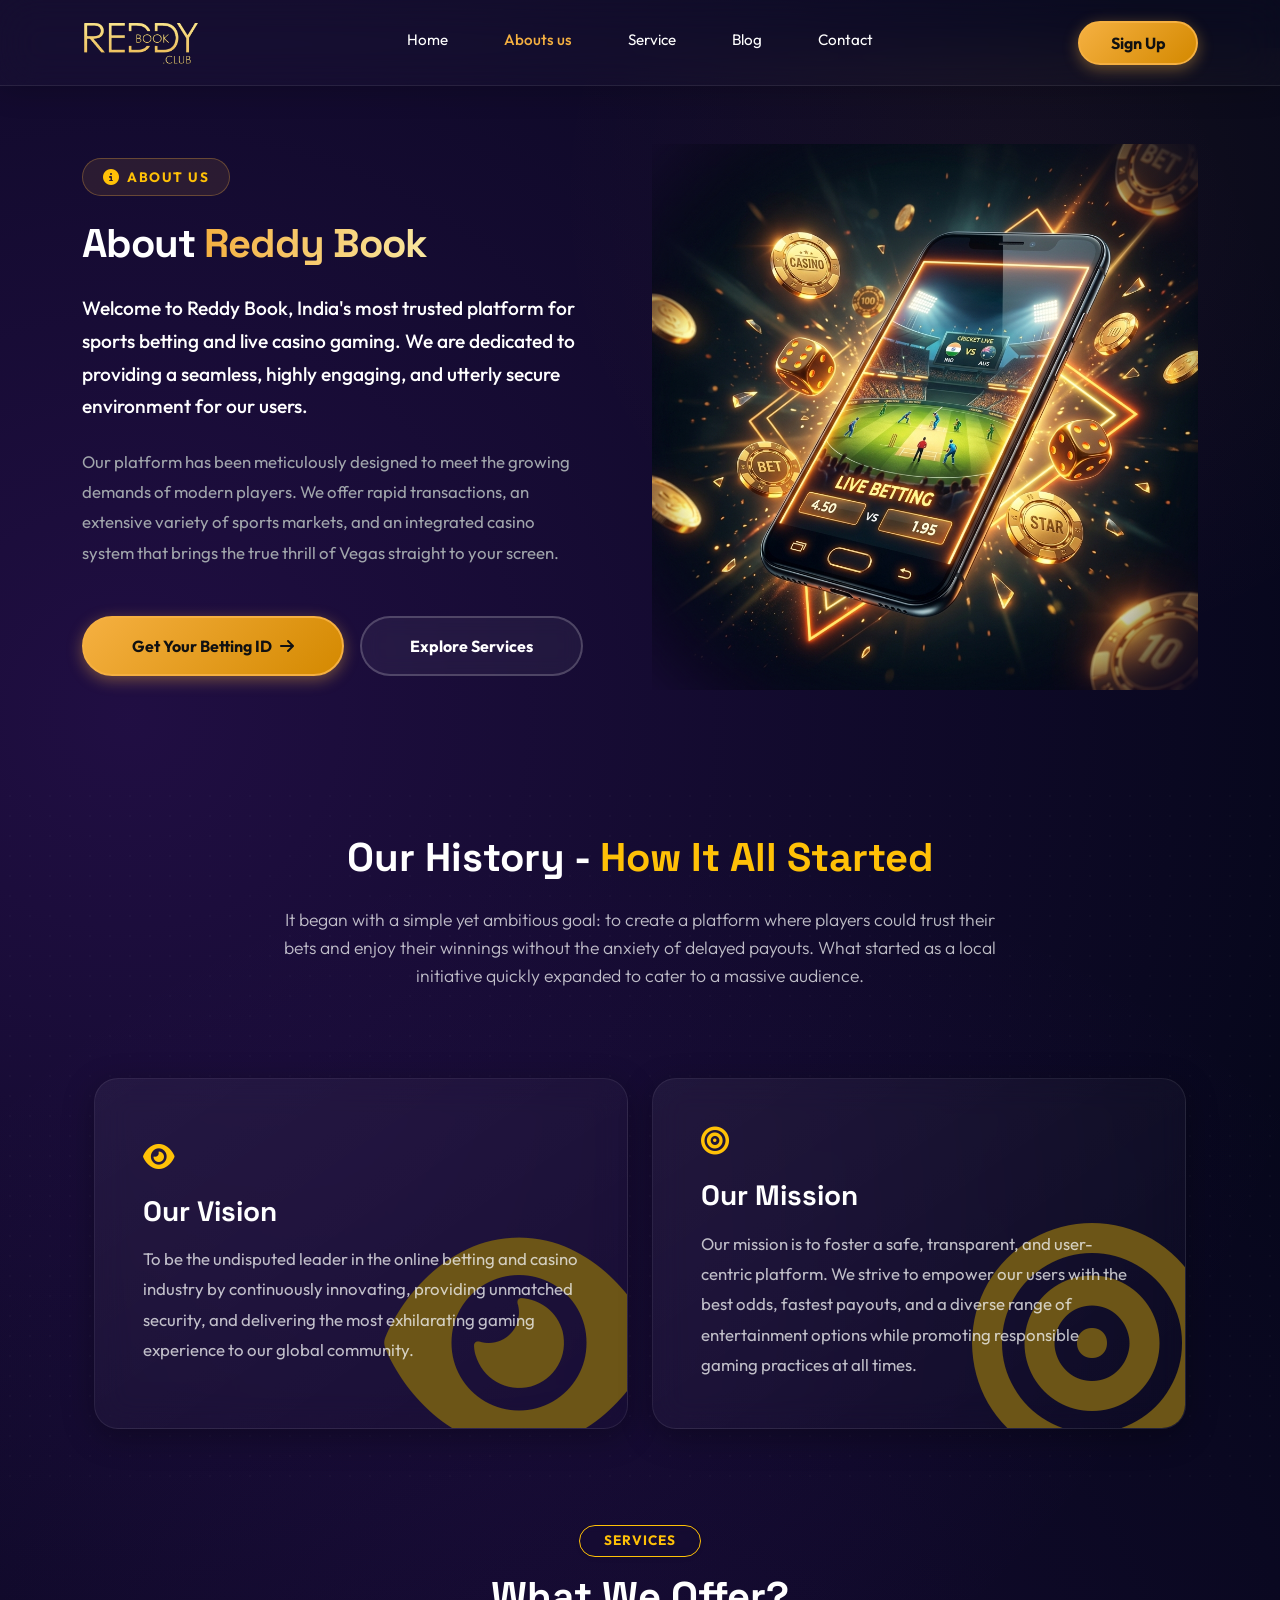
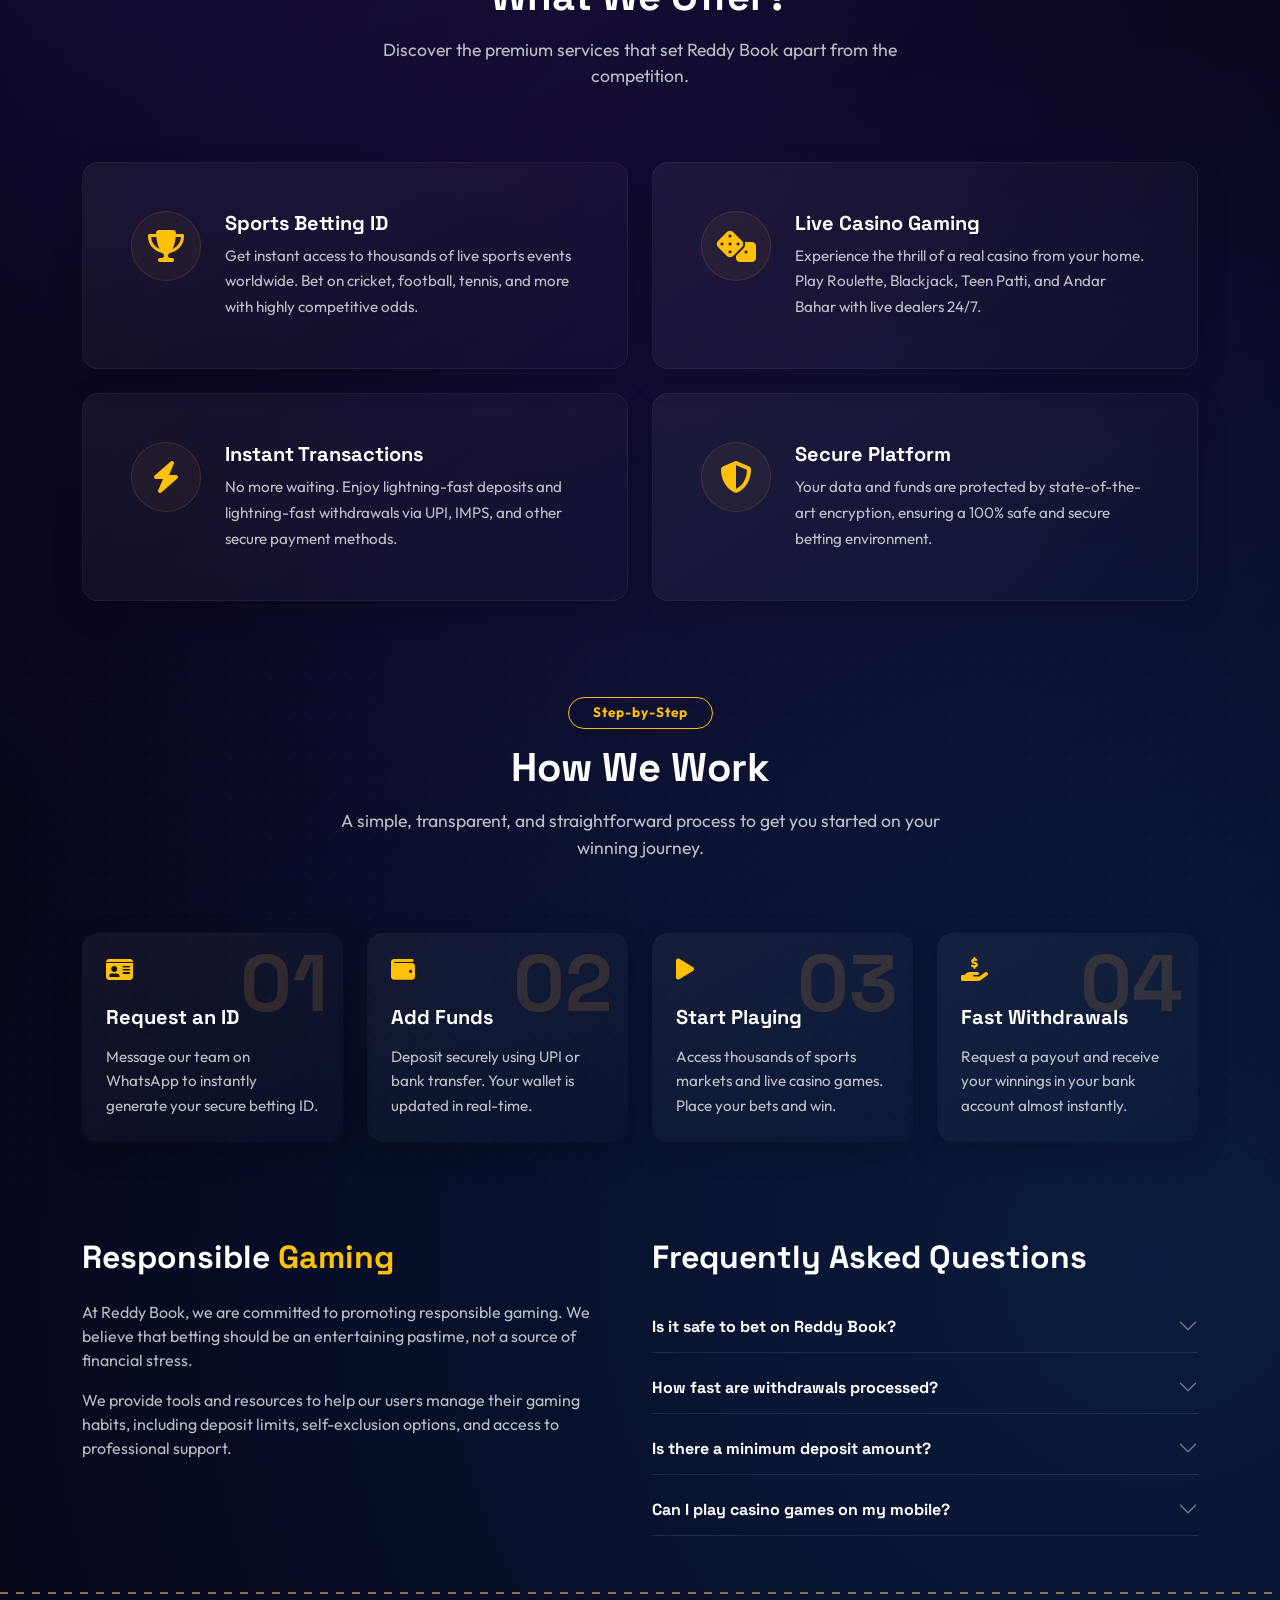
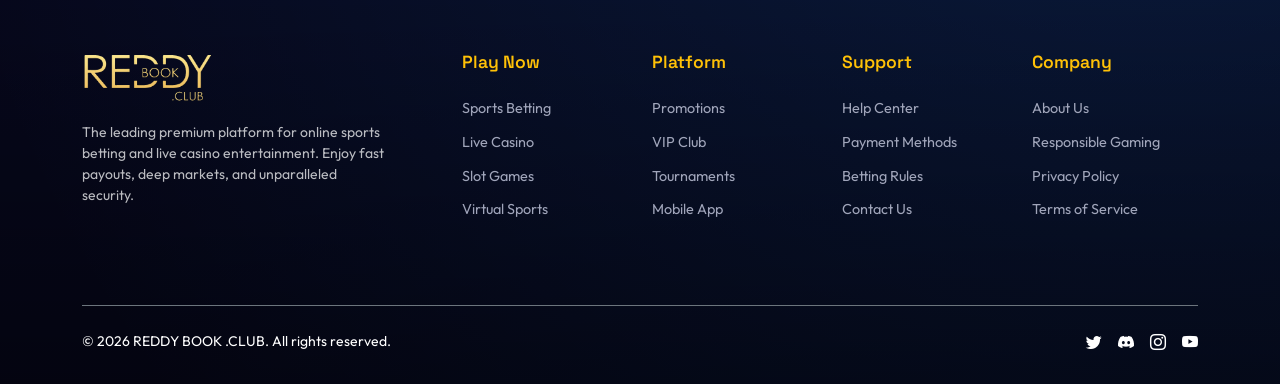
<file: about.html>
<!DOCTYPE html>
<html lang="en">

<head>
    <meta charset="UTF-8">
    <meta name="viewport" content="width=device-width, initial-scale=1.0">
    <title>About Us - Reddy Book Club</title>
    <!-- Bootstrap 5 CSS -->
    <link href="https://cdn.jsdelivr.net/npm/bootstrap@5.3.2/dist/css/bootstrap.min.css" rel="stylesheet">
    <!-- Google Fonts -->
    <link href="https://fonts.googleapis.com/css2?family=Space+Grotesk:wght@400;500;600;700&family=Outfit:wght@300;400;500;600&display=swap" rel="stylesheet">
    <!-- Bootstrap Icons -->
    <link rel="stylesheet" href="https://cdn.jsdelivr.net/npm/bootstrap-icons@1.11.1/font/bootstrap-icons.css">
    <!-- Font Awesome -->
    <link rel="stylesheet" href="https://cdnjs.cloudflare.com/ajax/libs/font-awesome/6.4.2/css/all.min.css">
    <!-- AOS Animation CSS -->
    <link href="https://unpkg.com/aos@2.3.1/dist/aos.css" rel="stylesheet">
    <!-- External CSS -->
    <link rel="stylesheet" href="style.css">
</head>

<body>
    <!-- Navbar -->
    <nav class="navbar navbar-expand-lg fixed-top">
        <div class="container">
            <a class="navbar-brand" href="index.html">
                <img src="assets/logo.png" alt="Reddy Book .Club Logo" style="height: 45px; object-fit: contain;">
            </a>
            <button class="navbar-toggler shadow-none border-0" type="button" data-bs-toggle="offcanvas" data-bs-target="#navMenu" aria-controls="navMenu">
                <i class="bi bi-list text-white fs-2"></i>
            </button>
            <div class="offcanvas offcanvas-end border-0" tabindex="-1" id="navMenu" aria-labelledby="navMenuLabel">
                <div class="offcanvas-header border-bottom border-secondary border-opacity-25">
                    <h5 class="offcanvas-title" id="navMenuLabel">
                        <img src="assets/logo.png" alt="Reddy Book .Club Logo" style="height: 35px; object-fit: contain;">
                    </h5>
                    <button type="button" class="btn-close btn-close-white shadow-none" data-bs-dismiss="offcanvas" data-bs-target="#navMenu" aria-label="Close"></button>
                </div>
                <div class="offcanvas-body">
                    <ul class="navbar-nav mx-auto mb-2 mb-lg-0 gap-lg-3">
                        <li class="nav-item"><a class="nav-link " href="index.html">Home</a></li>
                        <li class="nav-item"><a class="nav-link active fw-medium" href="about.html">Abouts us</a></li>
                        <li class="nav-item"><a class="nav-link " href="service.html">Service</a></li>
                        <li class="nav-item"><a class="nav-link " href="blog.html">Blog</a></li>
                        <li class="nav-item"><a class="nav-link " href="contact.html">Contact</a></li>
                    </ul>
                    <div class="d-flex flex-column flex-lg-row align-items-center gap-3 mt-4 mt-lg-0">
                        <!-- <button class="btn btn-outline-warning rounded-pill px-4 fw-bold w-100 w-lg-auto">Login</button> -->
                        <button class="btn btn-warning rounded-pill px-4 fw-bold w-100 w-lg-auto">Sign Up</button>
                    </div>
                </div>
            </div>
        </div>
    </nav>

    
    <!-- About Hero Section -->
        <section class="py-5 mt-5 position-relative overflow-hidden">
            <!-- Subtle Background Glow -->
            <div class="position-absolute top-0 start-0 w-100 h-100" style="background-image: radial-gradient(circle at 80% 20%, rgba(245, 176, 65, 0.05) 0%, transparent 40%); z-index: 0;"></div>
            
            <div class="container py-5 position-relative z-1">
                <div class="row align-items-center gy-5">
                    <div class="col-lg-6 order-2 order-lg-1" data-aos="fade-right" data-aos-duration="1000">
                        <div class="text-center text-lg-start mb-4">
                            <div class="d-inline-flex align-items-center rounded-pill mb-4" style="background: rgba(245, 176, 65, 0.1); border: 1px solid rgba(245, 176, 65, 0.3); padding: 8px 20px;">
                                <i class="fas fa-info-circle text-warning me-2"></i>
                                <span class="text-warning fw-bold" style="font-size: 0.85rem; letter-spacing: 1.5px; text-transform: uppercase;">About Us</span>
                            </div>
                            <h1 class="display-6 fw-bold mb-4 text-white" style="line-height: 1.2; letter-spacing: -1px;">
                                About <span class="gradient-text">Reddy Book</span>
                            </h1>
                        </div>

                        <div>
                            <p class="lead text-white mb-4 fw-medium pe-lg-5" style="font-size: 1.2rem; line-height: 1.7;">
                                Welcome to Reddy Book, India's most trusted platform for sports betting and live casino gaming. We are dedicated to providing a seamless, highly engaging, and utterly secure environment for our users.
                            </p>
                            <p class="mb-5 pe-lg-5" style="color: #a0a5ab; font-size: 1.05rem; line-height: 1.8;">
                                Our platform has been meticulously designed to meet the growing demands of modern players. We offer rapid transactions, an extensive variety of sports markets, and an integrated casino system that brings the true thrill of Vegas straight to your screen.
                            </p>
                            <div class="text-center text-lg-start d-flex flex-wrap gap-3 justify-content-center justify-content-lg-start">
                                <a href="#signup" class="btn btn-custom-primary btn-glow px-5 py-3 fw-bold rounded-pill d-inline-flex align-items-center justify-content-center hover-lift">
                                    Get Your Betting ID <i class="fas fa-arrow-right ms-2"></i>
                                </a>
                                <a href="service.html" class="btn btn-outline-light px-5 py-3 fw-bold rounded-pill d-inline-flex align-items-center justify-content-center hover-lift" style="border-color: rgba(255, 255, 255, 0.1); background: rgba(255, 255, 255, 0.05);">
                                    Explore Services
                                </a>
                            </div>
                        </div>
                    </div>
                    <div class="col-lg-6 order-1 order-lg-2 text-center position-relative" data-aos="fade-left" data-aos-duration="1000">
                        <div class="hero-image-wrapper position-relative">
                            <div class="hero-image-glow" style="background: radial-gradient(circle, rgba(245, 176, 65, 0.2) 0%, transparent 60%); z-index: 0; width: 100%; height: 100%;"></div>
                            <img src="./assets/about_hero.png" alt="Reddy Book Premium Experience" class="img-fluid position-relative z-2 drop-shadow-2xl transition-slow"
                                style="max-height: 550px; object-fit: contain; mix-blend-mode: lighten; -webkit-mask-image: radial-gradient(circle at center, black 65%, transparent 100%); mask-image: radial-gradient(circle at center, black 65%, transparent 100%);">
                        </div>
                    </div>
                </div>
            </div>
        </section>

        <!-- Our History, Vision & Mission Section -->
        <section class="py-5 position-relative overflow-hidden bg-texture-dark">
            <div class="container">
                <div class="row justify-content-center text-center mb-5">
                    <div class="col-lg-10 col-xl-8 mx-auto" data-aos="fade-up" data-aos-duration="800">
                        <h2 class="display-6 fw-bold text-white mb-4">Our History - <span class="text-warning">How It All
                                Started</span></h2>
                        <p class="text-light opacity-75 lead" style="font-size: 1.1rem; line-height: 1.6;">It began with a simple yet ambitious goal: to create
                            a platform where players could trust their bets and enjoy their winnings without the anxiety
                            of delayed payouts. What started as a local initiative quickly expanded to cater to a
                            massive audience.</p>
                    </div>
                </div>

                <div class="row g-4 mt-2 mx-auto">
                    <div class="col-md-6" data-aos="fade-up" data-aos-duration="800" data-aos-delay="100">
                        <div class="bento-card p-4 p-lg-5 h-100 position-relative overflow-hidden d-flex flex-column justify-content-center">
                            <i class="fas fa-eye bento-watermark" style="color: #6C5517; right: -5%;"></i>
                            <div class="position-relative z-1">
                                <div class="solid-trust-icon-box mb-4">
                                    <i class="fas fa-eye fs-3 text-warning"></i>
                                </div>
                                <h3 class="fw-bold text-white mb-3">Our Vision</h3>
                                <p class="text-light opacity-75 mb-0" style="font-size: 1.05rem; line-height: 1.8;">To be the undisputed leader in the online betting and
                                    casino industry by continuously innovating, providing unmatched security, and delivering
                                    the
                                    most exhilarating gaming experience to our global community.</p>
                            </div>
                        </div>
                    </div>
                    <div class="col-md-6" data-aos="fade-up" data-aos-duration="800" data-aos-delay="200">
                        <div class="bento-card p-4 p-lg-5 h-100 position-relative overflow-hidden d-flex flex-column justify-content-center">
                            <i class="fas fa-bullseye bento-watermark" style="color: #6C5517; right: -5%;"></i>
                            <div class="position-relative z-1">
                                <div class="solid-trust-icon-box mb-4">
                                    <i class="fas fa-bullseye fs-3 text-warning"></i>
                                </div>
                                <h3 class="fw-bold text-white mb-3">Our Mission</h3>
                                <p class="text-light opacity-75 mb-0" style="font-size: 1.05rem; line-height: 1.8;">Our mission is to foster a safe, transparent, and
                                    user-centric platform. We strive to empower our users with the best odds, fastest
                                    payouts,
                                    and a diverse range of entertainment options while promoting responsible gaming
                                    practices at
                                    all times.</p>
                            </div>
                        </div>
                    </div>
                </div>
            </div>
        </section>

        <!-- What We Offer -->
        <section class="py-5 position-relative z-1" >
            <div class="container">
                <div class="text-center mb-5" data-aos="fade-up" data-aos-duration="800">
                    <span class="badge bg-transparent border border-warning text-warning rounded-pill py-2 px-4 mb-3 shadow-sm" style="font-size: 0.85rem; letter-spacing: 1px; backdrop-filter: blur(4px);">SERVICES</span>
                    <h2 class="display-6 fw-bold text-white mb-3">What We Offer?</h2>
                    <p class="text-light opacity-75 max-w-600 mx-auto" style="font-size: 1.1rem;">Discover the premium services that set Reddy Book
                        apart from the competition.</p>
                </div>
                <div class="row g-4 mt-2">
                    <div class="col-md-6" data-aos="fade-up" data-aos-duration="800" data-aos-delay="100">
                        <div class="solid-trust-card h-100 p-4 p-lg-5 transition-slow hover-lift position-relative overflow-hidden d-flex flex-column flex-sm-row align-items-start">
                            <div class="flex-shrink-0 mb-4 mb-sm-0 me-sm-4 d-inline-flex align-items-center justify-content-center rounded-circle" style="width: 70px; height: 70px; background: rgba(245, 176, 65, 0.05); border: 1px solid rgba(245, 176, 65, 0.15);">
                                <i class="fas fa-trophy text-warning fs-2"></i>
                            </div>
                            <div>
                                <h5 class="fw-bold text-white mb-2">Sports Betting ID</h5>
                                <p class="text-light opacity-75 mb-0" style="font-size: 0.95rem; line-height: 1.7;">Get instant access to thousands of live sports events worldwide. Bet on cricket, football, tennis, and more with highly competitive odds.</p>
                            </div>
                        </div>
                    </div>
                    <div class="col-md-6" data-aos="fade-up" data-aos-duration="800" data-aos-delay="200">
                        <div class="solid-trust-card h-100 p-4 p-lg-5 transition-slow hover-lift position-relative overflow-hidden d-flex flex-column flex-sm-row align-items-start">
                            <div class="flex-shrink-0 mb-4 mb-sm-0 me-sm-4 d-inline-flex align-items-center justify-content-center rounded-circle" style="width: 70px; height: 70px; background: rgba(245, 176, 65, 0.05); border: 1px solid rgba(245, 176, 65, 0.15);">
                                <i class="fas fa-dice text-warning fs-2"></i>
                            </div>
                            <div>
                                <h5 class="fw-bold text-white mb-2">Live Casino Gaming</h5>
                                <p class="text-light opacity-75 mb-0" style="font-size: 0.95rem; line-height: 1.7;">Experience the thrill of a real casino from your home. Play Roulette, Blackjack, Teen Patti, and Andar Bahar with live dealers 24/7.</p>
                            </div>
                        </div>
                    </div>
                    <div class="col-md-6" data-aos="fade-up" data-aos-duration="800" data-aos-delay="300">
                        <div class="solid-trust-card h-100 p-4 p-lg-5 transition-slow hover-lift position-relative overflow-hidden d-flex flex-column flex-sm-row align-items-start">
                            <div class="flex-shrink-0 mb-4 mb-sm-0 me-sm-4 d-inline-flex align-items-center justify-content-center rounded-circle" style="width: 70px; height: 70px; background: rgba(245, 176, 65, 0.05); border: 1px solid rgba(245, 176, 65, 0.15);">
                                <i class="fas fa-bolt text-warning fs-2"></i>
                            </div>
                            <div>
                                <h5 class="fw-bold text-white mb-2">Instant Transactions</h5>
                                <p class="text-light opacity-75 mb-0" style="font-size: 0.95rem; line-height: 1.7;">No more waiting. Enjoy lightning-fast deposits and lightning-fast withdrawals via UPI, IMPS, and other secure payment methods.</p>
                            </div>
                        </div>
                    </div>
                    <div class="col-md-6" data-aos="fade-up" data-aos-duration="800" data-aos-delay="400">
                        <div class="solid-trust-card h-100 p-4 p-lg-5 transition-slow hover-lift position-relative overflow-hidden d-flex flex-column flex-sm-row align-items-start">
                            <div class="flex-shrink-0 mb-4 mb-sm-0 me-sm-4 d-inline-flex align-items-center justify-content-center rounded-circle" style="width: 70px; height: 70px; background: rgba(245, 176, 65, 0.05); border: 1px solid rgba(245, 176, 65, 0.15);">
                                <i class="fas fa-shield-alt text-warning fs-2"></i>
                            </div>
                            <div>
                                <h5 class="fw-bold text-white mb-2">Secure Platform</h5>
                                <p class="text-light opacity-75 mb-0" style="font-size: 0.95rem; line-height: 1.7;">Your data and funds are protected by state-of-the-art encryption, ensuring a 100% safe and secure betting environment.</p>
                            </div>
                        </div>
                    </div>
                </div>
            </div>
        </section>

        <!-- How We Work Section -->
        <section class="py-5 bg-texture-dark position-relative overflow-hidden">
            <div class="container">
                <div class="text-center mb-5" data-aos="fade-up" data-aos-duration="800">
                    <span
                        class="badge bg-transparent border border-warning text-warning px-4 py-2 rounded-pill mb-3 shadow-sm" style="font-size: 0.85rem; letter-spacing: 1px; backdrop-filter: blur(4px);">Step-by-Step</span>
                    <h2 class="display-6 fw-bold text-white mb-3">How We Work</h2>
                    <p class="text-light opacity-75 max-w-600 mx-auto" style="font-size: 1.1rem;">A simple, transparent, and straightforward
                        process to get you started on your winning journey.</p>
                </div>

                <div class="row g-4 justify-content-center mt-2">
                    <div class="col-sm-6 col-lg-3" data-aos="fade-up" data-aos-duration="800" data-aos-delay="100">
                        <div class="step-card solid-trust-card h-100 text-start p-4 transition-slow hover-lift border-0 position-relative overflow-hidden">
                            <div class="step-number-bg" style="color: rgba(245, 176, 65, 0.15);">01</div>
                            <div class="solid-trust-icon-box mb-4 position-relative z-1">
                                <i class="fas fa-id-card fs-4 text-warning"></i>
                            </div>
                            <h5 class="fw-bold text-white mb-3 position-relative z-1">Request an ID</h5>
                            <p class="text-light opacity-75 mb-0 position-relative z-1" style="font-size: 0.95rem; line-height: 1.6;">Message our team on WhatsApp to instantly generate your secure betting ID.</p>
                        </div>
                    </div>
                    <div class="col-sm-6 col-lg-3" data-aos="fade-up" data-aos-duration="800" data-aos-delay="200">
                        <div class="step-card solid-trust-card h-100 text-start p-4 transition-slow hover-lift border-0 position-relative overflow-hidden">
                            <div class="step-number-bg" style="color: rgba(245, 176, 65, 0.15);">02</div>
                            <div class="solid-trust-icon-box mb-4 position-relative z-1">
                                <i class="fas fa-wallet fs-4 text-warning"></i>
                            </div>
                            <h5 class="fw-bold text-white mb-3 position-relative z-1">Add Funds</h5>
                            <p class="text-light opacity-75 mb-0 position-relative z-1" style="font-size: 0.95rem; line-height: 1.6;">Deposit securely using UPI or bank transfer. Your wallet is updated in real-time.</p>
                        </div>
                    </div>
                    <div class="col-sm-6 col-lg-3" data-aos="fade-up" data-aos-duration="800" data-aos-delay="300">
                        <div class="step-card solid-trust-card h-100 text-start p-4 transition-slow hover-lift border-0 position-relative overflow-hidden">
                            <div class="step-number-bg" style="color: rgba(245, 176, 65, 0.15);">03</div>
                            <div class="solid-trust-icon-box mb-4 position-relative z-1">
                                <i class="fas fa-play fs-4 text-warning"></i>
                            </div>
                            <h5 class="fw-bold text-white mb-3 position-relative z-1">Start Playing</h5>
                            <p class="text-light opacity-75 mb-0 position-relative z-1" style="font-size: 0.95rem; line-height: 1.6;">Access thousands of sports markets and live casino games. Place your bets and win.</p>
                        </div>
                    </div>
                    <div class="col-sm-6 col-lg-3" data-aos="fade-up" data-aos-duration="800" data-aos-delay="400">
                        <div class="step-card solid-trust-card h-100 text-start p-4 transition-slow hover-lift border-0 position-relative overflow-hidden">
                            <div class="step-number-bg" style="color: rgba(245, 176, 65, 0.15);">04</div>
                            <div class="solid-trust-icon-box mb-4 position-relative z-1">
                                <i class="fas fa-hand-holding-usd fs-4 text-warning"></i>
                            </div>
                            <h5 class="fw-bold text-white mb-3 position-relative z-1">Fast Withdrawals</h5>
                            <p class="text-light opacity-75 mb-0 position-relative z-1" style="font-size: 0.95rem; line-height: 1.6;">Request a payout and receive your winnings in your bank account almost instantly.</p>
                        </div>
                    </div>
                </div>
            </div>
        </section>

        <!-- Responsible Gaming & FAQ -->
        <section class="py-5">
            <div class="container">
                <div class="row gy-5">
                    <div class="col-lg-6 pe-lg-5" data-aos="fade-right" data-aos-duration="1000">
                        <h2 class="fw-bold text-white mb-4">Responsible <span class="text-warning">Gaming</span> </h2>
                        <p class="text-light opacity-75 mb-3">At Reddy Book, we are committed to promoting responsible
                            gaming. We believe that betting should be an entertaining pastime, not a source of financial
                            stress.</p>
                        <p class="text-light opacity-75 mb-4">We provide tools and resources to help our users manage
                            their gaming habits, including deposit limits, self-exclusion options, and access to
                            professional support.</p>


                    </div>

                    <div class="col-lg-6" data-aos="fade-left" data-aos-duration="1000">
                        <h2 class="fw-bold text-white mb-4">Frequently Asked Questions</h2>
                        <div class="accordion accordion-flush custom-accordion" id="faqAccordion">
                            <div class="accordion-item bg-transparent border-bottom border-white-10 mb-2">
                                <h2 class="accordion-header">
                                    <button
                                        class="accordion-button bg-transparent text-white fw-bold shadow-none collapsed"
                                        type="button" data-bs-toggle="collapse" data-bs-target="#faq1">
                                        Is it safe to bet on Reddy Book?
                                    </button>
                                </h2>
                                <div id="faq1" class="accordion-collapse collapse" data-bs-parent="#faqAccordion">
                                    <div class="accordion-body text-light opacity-75 small">
                                        Yes, absolutely. We use industry-standard encryption to protect your data and
                                        ensure that all transactions are completely secure and private.
                                    </div>
                                </div>
                            </div>
                            <div class="accordion-item bg-transparent border-bottom border-white-10 mb-2">
                                <h2 class="accordion-header">
                                    <button
                                        class="accordion-button bg-transparent text-white fw-bold shadow-none collapsed"
                                        type="button" data-bs-toggle="collapse" data-bs-target="#faq2">
                                        How fast are withdrawals processed?
                                    </button>
                                </h2>
                                <div id="faq2" class="accordion-collapse collapse" data-bs-parent="#faqAccordion">
                                    <div class="accordion-body text-light opacity-75 small">
                                        Most withdrawal requests are processed within a few minutes. Funds are
                                        transferred directly to your verified bank account or UPI ID.
                                    </div>
                                </div>
                            </div>
                            <div class="accordion-item bg-transparent border-bottom border-white-10 mb-2">
                                <h2 class="accordion-header">
                                    <button
                                        class="accordion-button bg-transparent text-white fw-bold shadow-none collapsed"
                                        type="button" data-bs-toggle="collapse" data-bs-target="#faq3">
                                        Is there a minimum deposit amount?
                                    </button>
                                </h2>
                                <div id="faq3" class="accordion-collapse collapse" data-bs-parent="#faqAccordion">
                                    <div class="accordion-body text-light opacity-75 small">
                                        Yes, we have a very accessible minimum deposit limit. Please contact our
                                        WhatsApp support to get the current deposit details and welcome offers.
                                    </div>
                                </div>
                            </div>
                            <div class="accordion-item bg-transparent border-bottom border-white-10 mb-2">
                                <h2 class="accordion-header">
                                    <button
                                        class="accordion-button bg-transparent text-white fw-bold shadow-none collapsed"
                                        type="button" data-bs-toggle="collapse" data-bs-target="#faq4">
                                        Can I play casino games on my mobile?
                                    </button>
                                </h2>
                                <div id="faq4" class="accordion-collapse collapse" data-bs-parent="#faqAccordion">
                                    <div class="accordion-body text-light opacity-75 small">
                                        Yes, our platform is fully optimized for mobile devices. You can enjoy seamless
                                        live casino streaming and betting right from your smartphone browser.
                                    </div>
                                </div>
                            </div>
                        </div>
                    </div>
                </div>
            </div>
        </section>

    <!-- Footer -->
    <footer class="footer position-relative">
        <div class="footer-animated-line"></div>
        <div class="container" data-aos="fade-up" data-aos-duration="1000">
            <div class="row">
                <div class="col-lg-4 mb-4">
                    <a href="index.html" class="footer-logo text-white text-decoration-none">
                        <img src="assets/logo.png" alt="Reddy Book .Club Logo" style="height: 50px; object-fit: contain;">
                    </a>
                    <p class="small mt-3 pe-lg-5 text-light opacity-75">The leading premium platform for online sports betting and live casino entertainment. Enjoy fast payouts, deep markets, and unparalleled security.</p>
                </div>
                <div class="col-lg-2 col-6 mb-4">
                    <h5 class="footer-heading text-warning">Play Now</h5>
                    <a href="#" class="footer-link hover-gold">Sports Betting</a>
                    <a href="#" class="footer-link hover-gold">Live Casino</a>
                    <a href="#" class="footer-link hover-gold">Slot Games</a>
                    <a href="#" class="footer-link hover-gold">Virtual Sports</a>
                </div>
                <div class="col-lg-2 col-6 mb-4">
                    <h5 class="footer-heading text-warning">Platform</h5>
                    <a href="#" class="footer-link hover-gold">Promotions</a>
                    <a href="#" class="footer-link hover-gold">VIP Club</a>
                    <a href="#" class="footer-link hover-gold">Tournaments</a>
                    <a href="#" class="footer-link hover-gold">Mobile App</a>
                </div>
                <div class="col-lg-2 col-6 mb-4">
                    <h5 class="footer-heading text-warning">Support</h5>
                    <a href="#" class="footer-link hover-gold">Help Center</a>
                    <a href="#" class="footer-link hover-gold">Payment Methods</a>
                    <a href="#" class="footer-link hover-gold">Betting Rules</a>
                    <a href="contact.html" class="footer-link hover-gold">Contact Us</a>
                </div>
                <div class="col-lg-2 col-6 mb-4">
                    <h5 class="footer-heading text-warning">Company</h5>
                    <a href="about.html" class="footer-link hover-gold">About Us</a>
                    <a href="#" class="footer-link hover-gold">Responsible Gaming</a>
                    <a href="#" class="footer-link hover-gold">Privacy Policy</a>
                    <a href="#" class="footer-link hover-gold">Terms of Service</a>
                </div>
            </div>
            <div class="d-flex justify-content-between align-items-center mt-5 pt-4 border-top border-secondary">
                <div class="small">&copy; 2026 REDDY BOOK .CLUB. All rights reserved.</div>
                <div class="d-flex gap-3">
                    <a href="#" class="hover-white"><i class="bi bi-twitter"></i></a>
                    <a href="#" class="hover-white"><i class="bi bi-discord"></i></a>
                    <a href="#" class="hover-white"><i class="bi bi-instagram"></i></a>
                    <a href="#" class="hover-white"><i class="bi bi-youtube"></i></a>
                </div>
            </div>
        </div>
    </footer>

    <!-- Bootstrap JS Bundle -->
    <script src="https://cdn.jsdelivr.net/npm/bootstrap@5.3.2/dist/js/bootstrap.bundle.min.js"></script>
    <!-- AOS Animation JS -->
    <script src="https://unpkg.com/aos@2.3.1/dist/aos.js"></script>
    <script>
        AOS.init();
    </script>
    <!-- Custom Script -->
    <script src="script.js"></script>
</body>
</html>
</file>
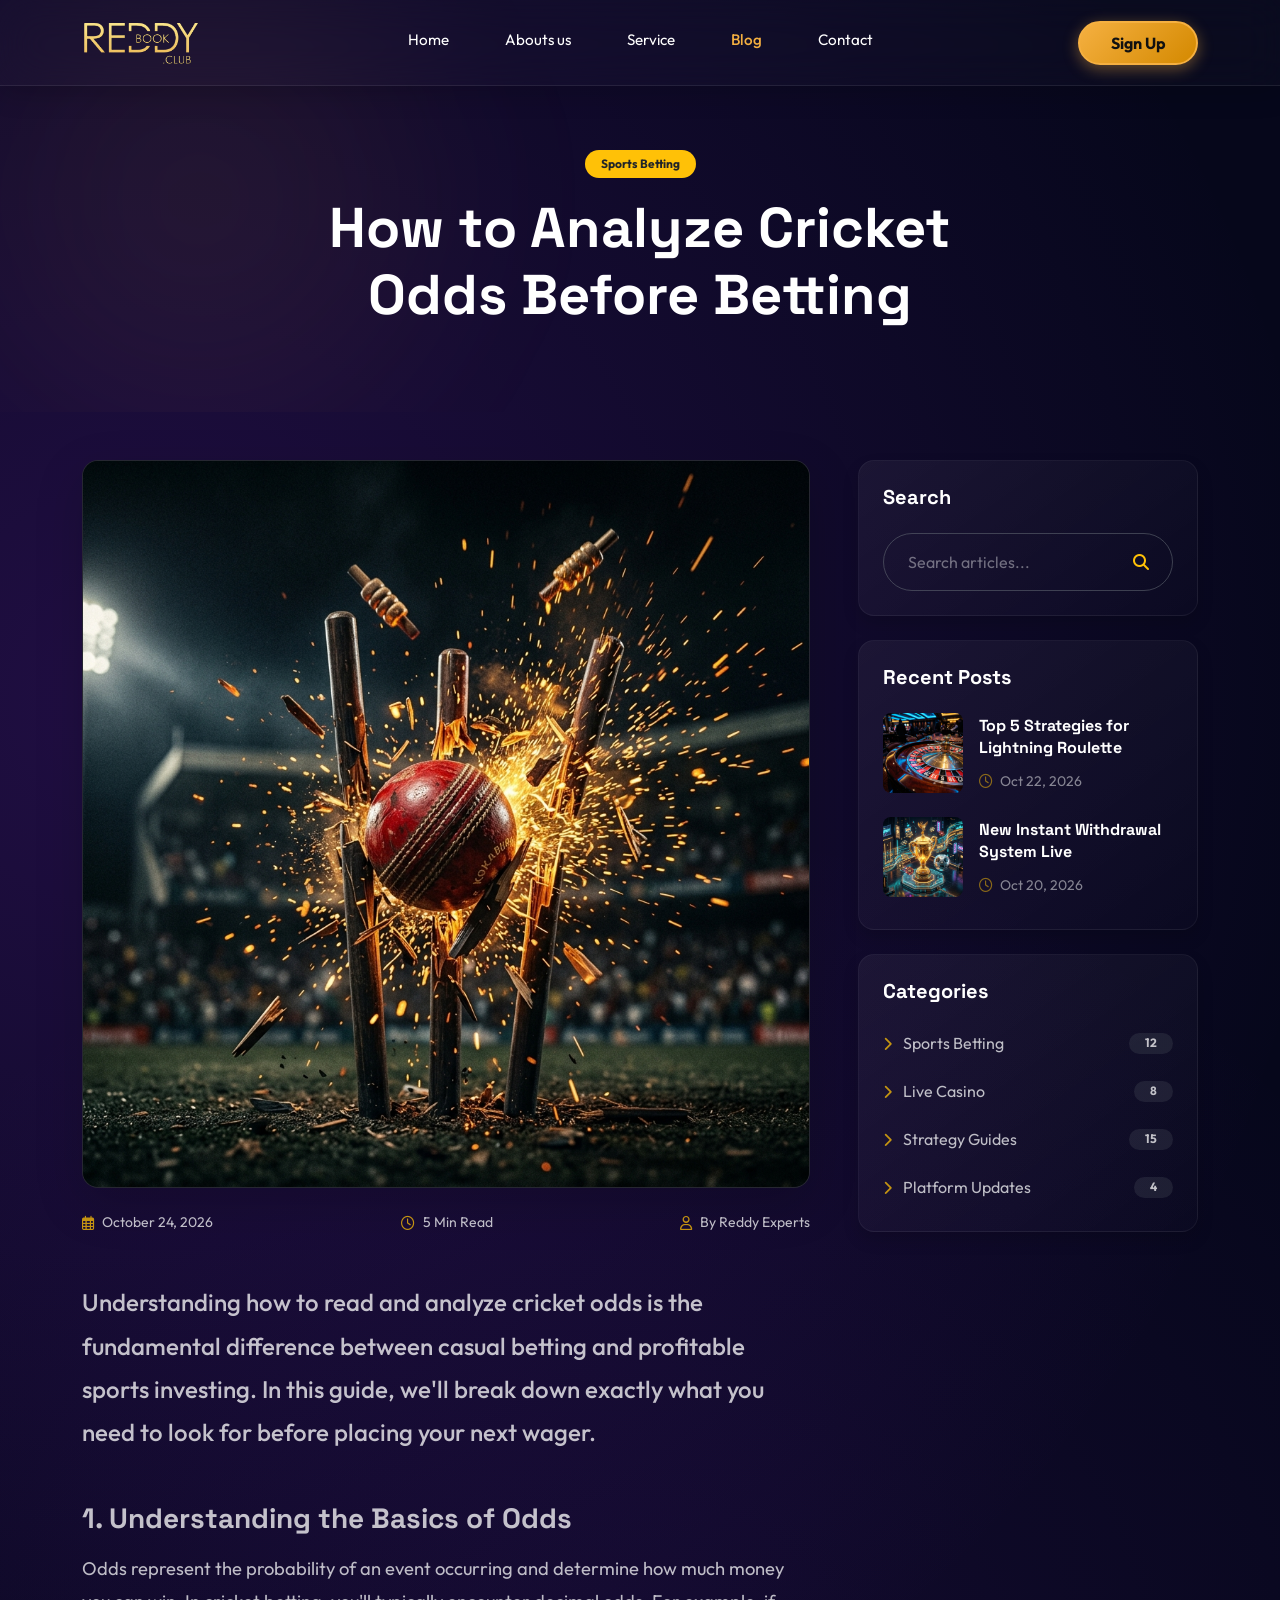
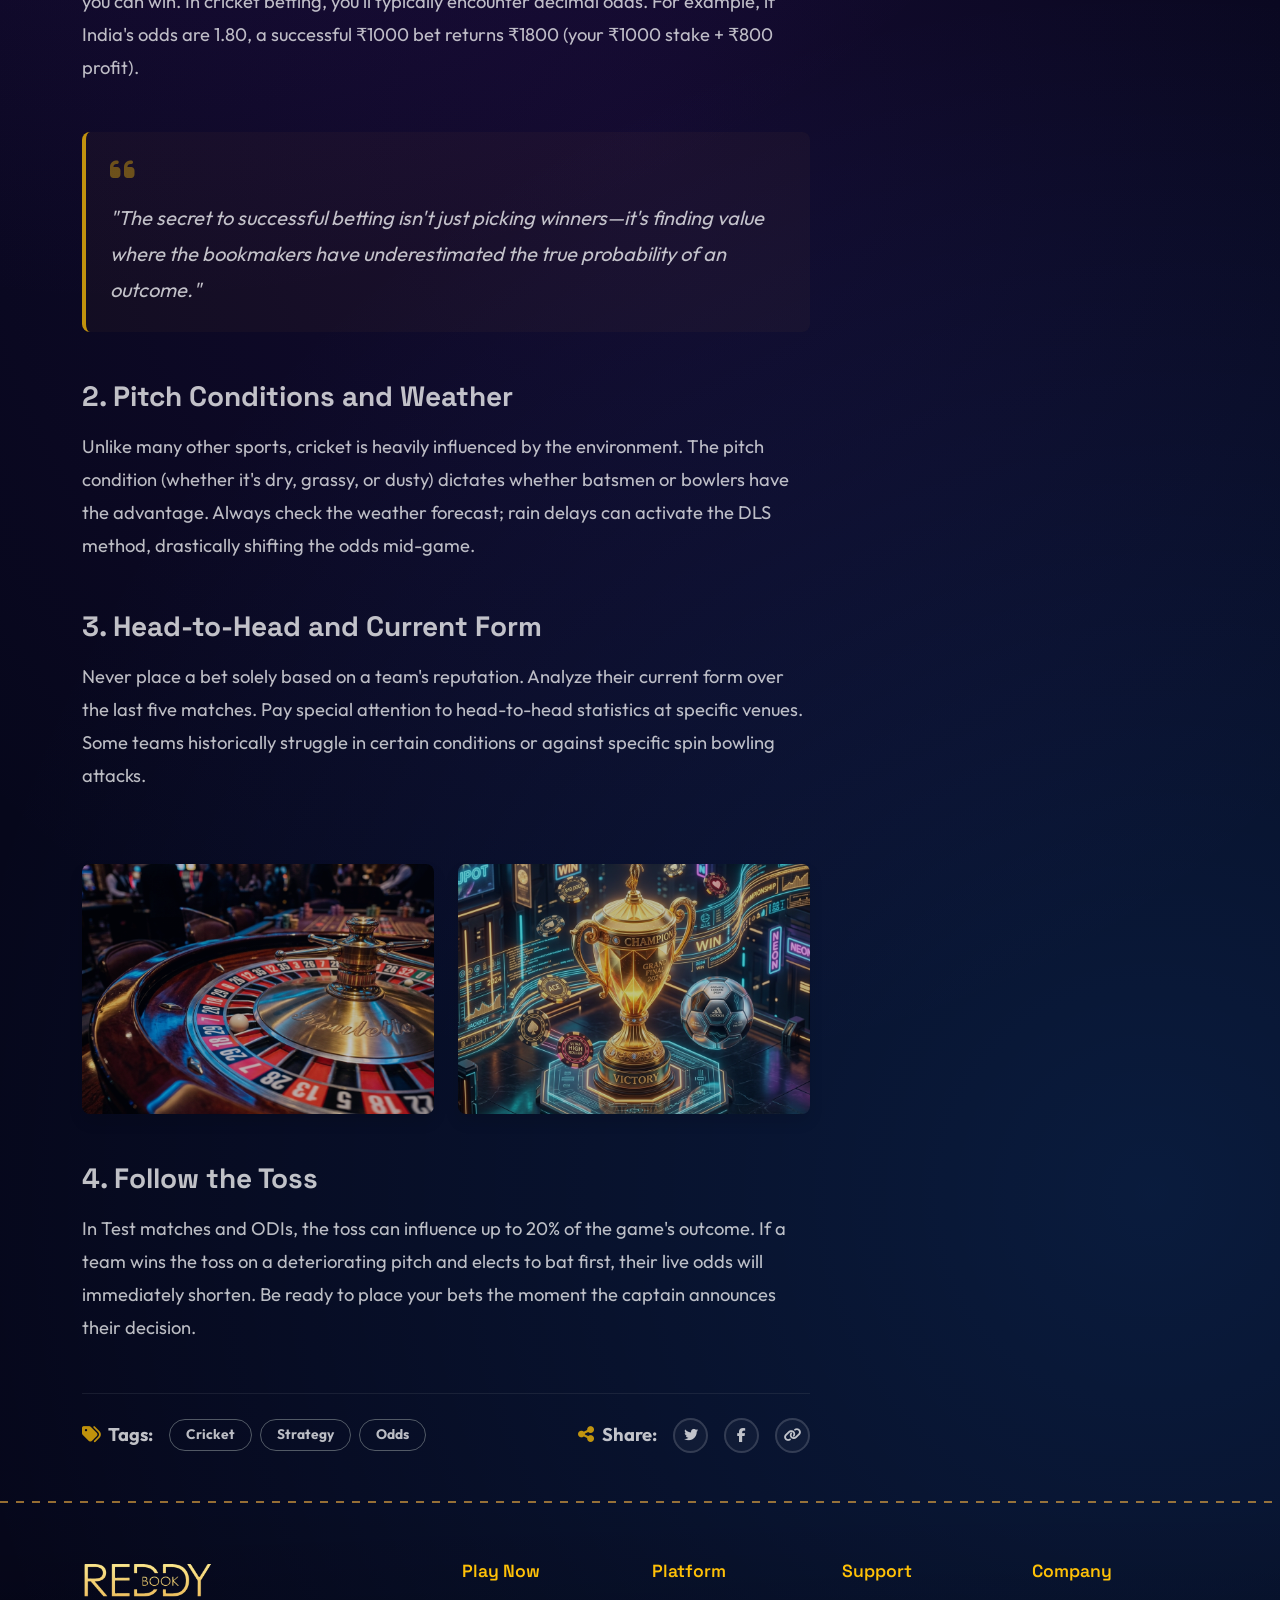
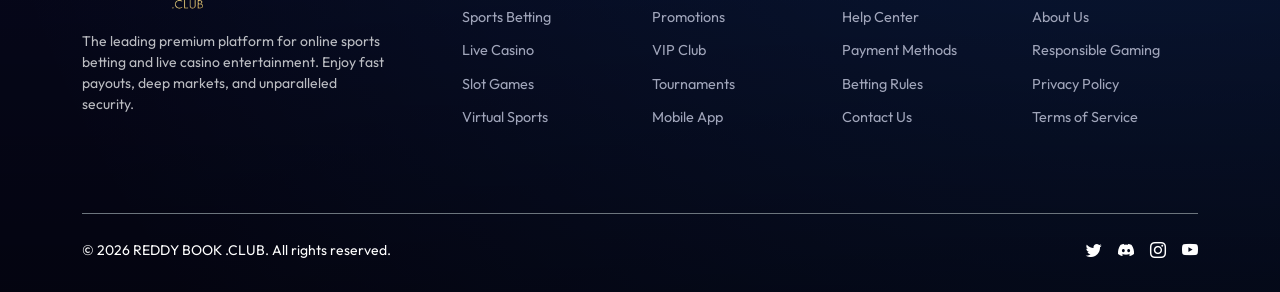
<file: blog-single.html>
<!DOCTYPE html>
<html lang="en">

<head>
    <meta charset="UTF-8">
    <meta name="viewport" content="width=device-width, initial-scale=1.0">
    <title>Blog Post - Reddy Book Club</title>
    <!-- Bootstrap 5 CSS -->
    <link href="https://cdn.jsdelivr.net/npm/bootstrap@5.3.2/dist/css/bootstrap.min.css" rel="stylesheet">
    <!-- Google Fonts -->
    <link
        href="https://fonts.googleapis.com/css2?family=Space+Grotesk:wght@400;500;600;700&family=Outfit:wght@300;400;500;600&display=swap"
        rel="stylesheet">
    <!-- Bootstrap Icons -->
    <link rel="stylesheet" href="https://cdn.jsdelivr.net/npm/bootstrap-icons@1.11.1/font/bootstrap-icons.css">
    <!-- Font Awesome -->
    <link rel="stylesheet" href="https://cdnjs.cloudflare.com/ajax/libs/font-awesome/6.4.2/css/all.min.css">
    <!-- External CSS -->
    <link rel="stylesheet" href="style.css">
    <style>
        .hover-gold:hover {
            color: #F5B041 !important;
            border-color: #F5B041 !important;
        }

        .group-hover:hover h6 {
            color: #F5B041 !important;
        }

        .blog-content-wrapper p {
            font-family: 'Outfit', sans-serif;
        }
    </style>
</head>

<body>
    <!-- Navbar -->
    <nav class="navbar navbar-expand-lg fixed-top">
        <div class="container">
            <a class="navbar-brand" href="index.html">
                <img src="assets/logo.png" alt="Reddy Book .Club Logo" style="height: 45px; object-fit: contain;">
            </a>
            <button class="navbar-toggler shadow-none border-0" type="button" data-bs-toggle="offcanvas"
                data-bs-target="#navMenu" aria-controls="navMenu">
                <i class="bi bi-list text-white fs-2"></i>
            </button>
            <div class="offcanvas offcanvas-end border-0" tabindex="-1" id="navMenu" aria-labelledby="navMenuLabel">
                <div class="offcanvas-header border-bottom border-secondary border-opacity-25">
                    <h5 class="offcanvas-title" id="navMenuLabel">
                        <img src="assets/logo.png" alt="Reddy Book .Club Logo"
                            style="height: 35px; object-fit: contain;">
                    </h5>
                    <button type="button" class="btn-close btn-close-white shadow-none" data-bs-dismiss="offcanvas"
                        data-bs-target="#navMenu" aria-label="Close"></button>
                </div>
                <div class="offcanvas-body">
                    <ul class="navbar-nav mx-auto mb-2 mb-lg-0 gap-lg-3">
                        <li class="nav-item"><a class="nav-link" href="index.html">Home</a></li>
                        <li class="nav-item"><a class="nav-link" href="about.html">Abouts us</a></li>
                        <li class="nav-item"><a class="nav-link" href="service.html">Service</a></li>
                        <li class="nav-item"><a class="nav-link active fw-medium" href="blog.html">Blog</a></li>
                        <li class="nav-item"><a class="nav-link" href="contact.html">Contact</a></li>
                    </ul>
                    <div class="d-flex flex-column flex-lg-row align-items-center gap-3 mt-4 mt-lg-0">
                        <!-- <button class="btn btn-outline-warning rounded-pill px-4 fw-bold w-100 w-lg-auto">Login</button> -->
                        <button class="btn btn-warning rounded-pill px-4 fw-bold w-100 w-lg-auto">Sign Up</button>
                    </div>
                </div>
            </div>
        </div>
    </nav>

    <!-- Blog Post Header -->
    <section class="position-relative overflow-hidden" style="padding: 150px 0 60px;">
        <div class="position-absolute rounded-circle"
            style="width: 800px; height: 800px; background: radial-gradient(circle, rgba(245,176,65,0.08) 0%, transparent 60%); top: -200px; left: -200px; filter: blur(60px); pointer-events: none; z-index: 0;">
        </div>

        <div class="container position-relative z-1">
            <div class="row justify-content-center">
                <div class="col-lg-10 col-xl-8 text-center">
                    <span class="badge bg-warning text-dark mb-3 px-3 py-2 rounded-pill fw-bold">Sports Betting</span>
                    <h1 class="display-4 fw-bold text-white mb-4" style="line-height: 1.2;">How to
                        Analyze Cricket Odds Before Betting</h1>

                </div>
            </div>

          
        </div>
    </section>

    <!-- Blog Content & Sidebar -->
    <section class="py-5 position-relative z-1">
        <div class="container">
            <div class="row justify-content-center g-5">
                <!-- Main Content -->
                <div class="col-lg-7 col-xl-8">
                    <div class="">
                        <div class=" justify-content-center">
                                <div class="rounded-4 overflow-hidden shadow-lg position-relative"
                                    style="border: 1px solid rgba(255, 255, 255, 0.1); background: #0d0f1a;">
                                    <img src="assets/blog/premium_cricket.png"
                                        onerror="this.src='https://placehold.co/1200x500/12151C/F5B041?text=Cricket+Betting';"
                                        class="w-100 h-100 object-fit-cover" alt="Blog Featured Image">
                                </div>
                        </div>
                        <div class="d-flex align-items-center justify-content-between gap-4 text-light opacity-75 small mb-5 mt-4">
                            <div class="d-flex align-items-center">
                                <i class="far fa-calendar-alt me-2 text-warning"></i> October 24, 2026
                            </div>
                            <div class="d-flex align-items-center">
                                <i class="far fa-clock me-2 text-warning"></i> 5 Min Read
                            </div>
                            <div class="d-flex align-items-center">
                                <i class="far fa-user me-2 text-warning"></i> By Reddy Experts
                            </div>
                        </div>
                    </div>
                    <div class="blog-content-wrapper text-light opacity-75"
                        style="font-size: 1.15rem; line-height: 1.8;">
                        <p class="lead text-white opacity-100 mb-4 fw-medium fs-4">Understanding how to read and analyze
                            cricket odds is the fundamental difference between casual betting and profitable sports
                            investing. In this guide, we'll break down exactly what you need to look for before placing
                            your next wager.</p>

                        <h3 class="fw-bold text-white mt-5 mb-3">1. Understanding the Basics of Odds</h3>
                        <p>Odds represent the probability of an event occurring and determine how much money you can
                            win. In cricket betting, you'll typically encounter decimal odds. For example, if India's
                            odds are 1.80, a successful ₹1000 bet returns ₹1800 (your ₹1000 stake + ₹800 profit).</p>

                        <div class="p-4 my-5 border-start border-warning border-4 rounded-3"
                            style="background: rgba(245, 176, 65, 0.05); backdrop-filter: blur(10px);">
                            <i class="fas fa-quote-left fs-3 text-warning mb-3 opacity-50"></i>
                            <p class="fst-italic fs-5 text-white mb-0">"The secret to successful betting isn't just
                                picking winners—it's finding value where the bookmakers have underestimated the true
                                probability of an outcome."</p>
                        </div>

                        <h3 class="fw-bold text-white mt-5 mb-3">2. Pitch Conditions and Weather</h3>
                        <p>Unlike many other sports, cricket is heavily influenced by the environment. The pitch
                            condition (whether it's dry, grassy, or dusty) dictates whether batsmen or bowlers have the
                            advantage. Always check the weather forecast; rain delays can activate the DLS method,
                            drastically shifting the odds mid-game.</p>

                        <h3 class="fw-bold text-white mt-5 mb-3">3. Head-to-Head and Current Form</h3>
                        <p>Never place a bet solely based on a team's reputation. Analyze their current form over the
                            last five matches. Pay special attention to head-to-head statistics at specific venues. Some
                            teams historically struggle in certain conditions or against specific spin bowling attacks.
                        </p>

                        <div class="row g-4 my-5">
                            <div class="col-sm-6">
                                <img src="assets/home/roulette.png"
                                    onerror="this.src='https://placehold.co/600x400/12151C/F5B041?text=Match+Analysis';"
                                    class="w-100 rounded-3 object-fit-cover shadow" style="height: 250px;"
                                    alt="Analysis">
                            </div>
                            <div class="col-sm-6">
                                <img src="assets/how-to-start.png"
                                    onerror="this.src='https://placehold.co/600x400/12151C/F5B041?text=Live+Odds';"
                                    class="w-100 rounded-3 object-fit-cover shadow" style="height: 250px;" alt="Odds">
                            </div>
                        </div>

                        <h3 class="fw-bold text-white mt-5 mb-3">4. Follow the Toss</h3>
                        <p>In Test matches and ODIs, the toss can influence up to 20% of the game's outcome. If a team
                            wins the toss on a deteriorating pitch and elects to bat first, their live odds will
                            immediately shorten. Be ready to place your bets the moment the captain announces their
                            decision.</p>

                        <!-- Tags and Share -->
                        <div
                            class="d-flex flex-column flex-md-row justify-content-between align-items-md-center mt-5 pt-4 border-top border-secondary border-opacity-25">
                            <div class="mb-4 mb-md-0 d-flex flex-wrap align-items-center gap-2">
                                <span class="fw-bold text-white me-2"><i
                                        class="fas fa-tags text-warning me-2"></i>Tags:</span>
                                <a href="#"
                                    class="badge bg-transparent border border-secondary text-light text-decoration-none px-3 py-2 rounded-pill hover-gold transition-slow">Cricket</a>
                                <a href="#"
                                    class="badge bg-transparent border border-secondary text-light text-decoration-none px-3 py-2 rounded-pill hover-gold transition-slow">Strategy</a>
                                <a href="#"
                                    class="badge bg-transparent border border-secondary text-light text-decoration-none px-3 py-2 rounded-pill hover-gold transition-slow">Odds</a>
                            </div>
                            <div class="d-flex align-items-center gap-3">
                                <span class="fw-bold text-white"><i
                                        class="fas fa-share-alt text-warning me-2"></i>Share:</span>
                                <a href="#" class="btn btn-sm btn-outline-light rounded-circle transition-slow"
                                    style="width: 35px; height: 35px; display: inline-flex; align-items: center; justify-content: center;"><i
                                        class="fab fa-twitter"></i></a>
                                <a href="#" class="btn btn-sm btn-outline-light rounded-circle transition-slow"
                                    style="width: 35px; height: 35px; display: inline-flex; align-items: center; justify-content: center;"><i
                                        class="fab fa-facebook-f"></i></a>
                                <a href="#" class="btn btn-sm btn-outline-light rounded-circle transition-slow"
                                    style="width: 35px; height: 35px; display: inline-flex; align-items: center; justify-content: center;"><i
                                        class="fas fa-link"></i></a>
                            </div>
                        </div>
                    </div>
                </div>

                <!-- Sidebar -->
                <div class="col-lg-5 col-xl-4">
                    <div class="sticky-top" style="top: 120px;">

                        <!-- Search Widget -->
                        <div class="solid-trust-card p-4 rounded-4 mb-4 shadow"
                            style="border: 1px solid rgba(255,255,255,0.05);">
                            <h5 class="fw-bold text-white mb-4">Search</h5>
                            <div class="position-relative">
                                <input type="text"
                                    class="form-control bg-transparent text-white border-secondary border-opacity-50 rounded-pill ps-4 py-3 shadow-none focus-ring focus-ring-warning"
                                    placeholder="Search articles...">
                                <button
                                    class="btn border-0 position-absolute end-0 top-50 translate-middle-y text-warning pe-4 shadow-none"><i
                                        class="fas fa-search"></i></button>
                            </div>
                        </div>

                        <!-- Recent Posts Widget -->
                        <div class="solid-trust-card p-4 rounded-4 mb-4 shadow"
                            style="border: 1px solid rgba(255,255,255,0.05);">
                            <h5 class="fw-bold text-white mb-4">Recent Posts</h5>

                            <a href="#" class="d-flex align-items-center text-decoration-none mb-4 group-hover">
                                <div class="flex-shrink-0 rounded-3 overflow-hidden me-3 position-relative"
                                    style="width: 80px; height: 80px;">
                                    <img src="assets/home/roulette.png"
                                        onerror="this.src='https://placehold.co/100x100/12151C/F5B041?text=RC';"
                                        class="w-100 h-100 object-fit-cover" alt="Thumb">
                                </div>
                                <div>
                                    <h6 class="text-white fw-bold mb-2 fs-6" style="line-height: 1.4;">Top 5 Strategies
                                        for Lightning Roulette</h6>
                                    <span class="text-light opacity-50 small"><i
                                            class="far fa-clock me-1 text-warning"></i> Oct 22, 2026</span>
                                </div>
                            </a>

                            <a href="#" class="d-flex align-items-center text-decoration-none mb-2 group-hover">
                                <div class="flex-shrink-0 rounded-3 overflow-hidden me-3 position-relative"
                                    style="width: 80px; height: 80px;">
                                    <img src="assets/how-to-start.png"
                                        onerror="this.src='https://placehold.co/100x100/12151C/F5B041?text=PW';"
                                        class="w-100 h-100 object-fit-cover" alt="Thumb">
                                </div>
                                <div>
                                    <h6 class="text-white fw-bold mb-2 fs-6" style="line-height: 1.4;">New Instant
                                        Withdrawal System Live</h6>
                                    <span class="text-light opacity-50 small"><i
                                            class="far fa-clock me-1 text-warning"></i> Oct 20, 2026</span>
                                </div>
                            </a>
                        </div>

                        <!-- Categories Widget -->
                        <div class="solid-trust-card p-4 rounded-4 shadow"
                            style="border: 1px solid rgba(255,255,255,0.05);">
                            <h5 class="fw-bold text-white mb-4">Categories</h5>
                            <ul class="list-unstyled mb-0">
                                <li class="mb-3"><a href="#"
                                        class="text-light opacity-75 text-decoration-none d-flex justify-content-between align-items-center hover-gold transition-slow py-1"><span><i
                                                class="fas fa-chevron-right text-warning small me-2"></i> Sports
                                            Betting</span> <span
                                            class="badge bg-secondary bg-opacity-25 text-white rounded-pill px-3">12</span></a>
                                </li>
                                <li class="mb-3"><a href="#"
                                        class="text-light opacity-75 text-decoration-none d-flex justify-content-between align-items-center hover-gold transition-slow py-1"><span><i
                                                class="fas fa-chevron-right text-warning small me-2"></i> Live
                                            Casino</span> <span
                                            class="badge bg-secondary bg-opacity-25 text-white rounded-pill px-3">8</span></a>
                                </li>
                                <li class="mb-3"><a href="#"
                                        class="text-light opacity-75 text-decoration-none d-flex justify-content-between align-items-center hover-gold transition-slow py-1"><span><i
                                                class="fas fa-chevron-right text-warning small me-2"></i> Strategy
                                            Guides</span> <span
                                            class="badge bg-secondary bg-opacity-25 text-white rounded-pill px-3">15</span></a>
                                </li>
                                <li class="mb-1"><a href="#"
                                        class="text-light opacity-75 text-decoration-none d-flex justify-content-between align-items-center hover-gold transition-slow py-1"><span><i
                                                class="fas fa-chevron-right text-warning small me-2"></i> Platform
                                            Updates</span> <span
                                            class="badge bg-secondary bg-opacity-25 text-white rounded-pill px-3">4</span></a>
                                </li>
                            </ul>
                        </div>
                    </div>
                </div>
            </div>
        </div>
    </section>

    <!-- Footer -->
    <footer class="footer position-relative">
        <div class="footer-animated-line"></div>
        <div class="container">
            <div class="row">
                <div class="col-lg-4 mb-4">
                    <a href="index.html" class="footer-logo text-white text-decoration-none">
                        <img src="assets/logo.png" alt="Reddy Book .Club Logo"
                            style="height: 50px; object-fit: contain;">
                    </a>
                    <p class="small mt-3 pe-lg-5 text-light opacity-75">The leading premium platform for online sports
                        betting and live casino entertainment. Enjoy fast payouts, deep markets, and unparalleled
                        security.</p>
                </div>
                <div class="col-lg-2 col-6 mb-4">
                    <h5 class="footer-heading text-warning">Play Now</h5>
                    <a href="#" class="footer-link hover-gold">Sports Betting</a>
                    <a href="#" class="footer-link hover-gold">Live Casino</a>
                    <a href="#" class="footer-link hover-gold">Slot Games</a>
                    <a href="#" class="footer-link hover-gold">Virtual Sports</a>
                </div>
                <div class="col-lg-2 col-6 mb-4">
                    <h5 class="footer-heading text-warning">Platform</h5>
                    <a href="#" class="footer-link hover-gold">Promotions</a>
                    <a href="#" class="footer-link hover-gold">VIP Club</a>
                    <a href="#" class="footer-link hover-gold">Tournaments</a>
                    <a href="#" class="footer-link hover-gold">Mobile App</a>
                </div>
                <div class="col-lg-2 col-6 mb-4">
                    <h5 class="footer-heading text-warning">Support</h5>
                    <a href="#" class="footer-link hover-gold">Help Center</a>
                    <a href="#" class="footer-link hover-gold">Payment Methods</a>
                    <a href="#" class="footer-link hover-gold">Betting Rules</a>
                    <a href="contact.html" class="footer-link hover-gold">Contact Us</a>
                </div>
                <div class="col-lg-2 col-6 mb-4">
                    <h5 class="footer-heading text-warning">Company</h5>
                    <a href="about.html" class="footer-link hover-gold">About Us</a>
                    <a href="#" class="footer-link hover-gold">Responsible Gaming</a>
                    <a href="#" class="footer-link hover-gold">Privacy Policy</a>
                    <a href="#" class="footer-link hover-gold">Terms of Service</a>
                </div>
            </div>
            <div class="d-flex justify-content-between align-items-center mt-5 pt-4 border-top border-secondary">
                <div class="small">&copy; 2026 REDDY BOOK .CLUB. All rights reserved.</div>
                <div class="d-flex gap-3">
                    <a href="#" class="hover-white"><i class="bi bi-twitter"></i></a>
                    <a href="#" class="hover-white"><i class="bi bi-discord"></i></a>
                    <a href="#" class="hover-white"><i class="bi bi-instagram"></i></a>
                    <a href="#" class="hover-white"><i class="bi bi-youtube"></i></a>
                </div>
            </div>
        </div>
    </footer>

    <!-- Bootstrap JS Bundle -->
    <script src="https://cdn.jsdelivr.net/npm/bootstrap@5.3.2/dist/js/bootstrap.bundle.min.js"></script>
    <!-- Custom Script -->
    <script src="script.js"></script>
</body>

</html>
</file>
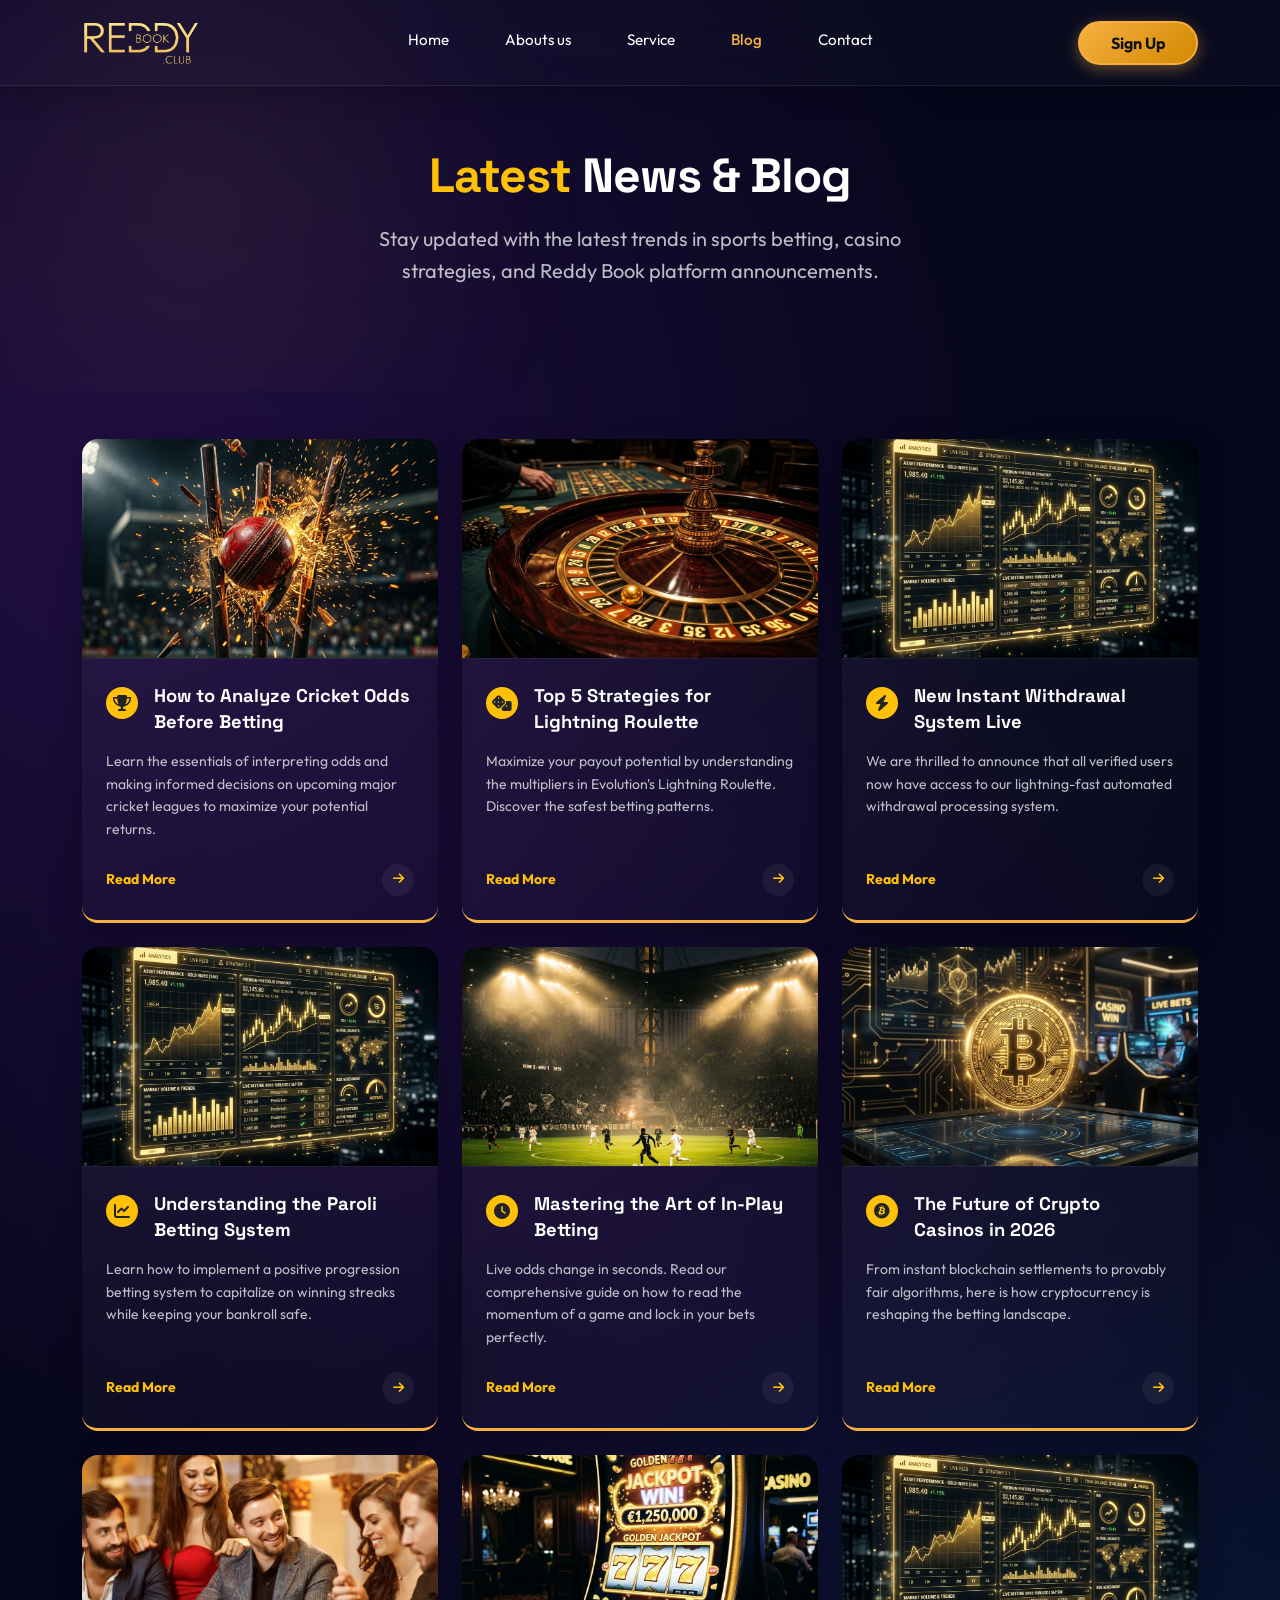
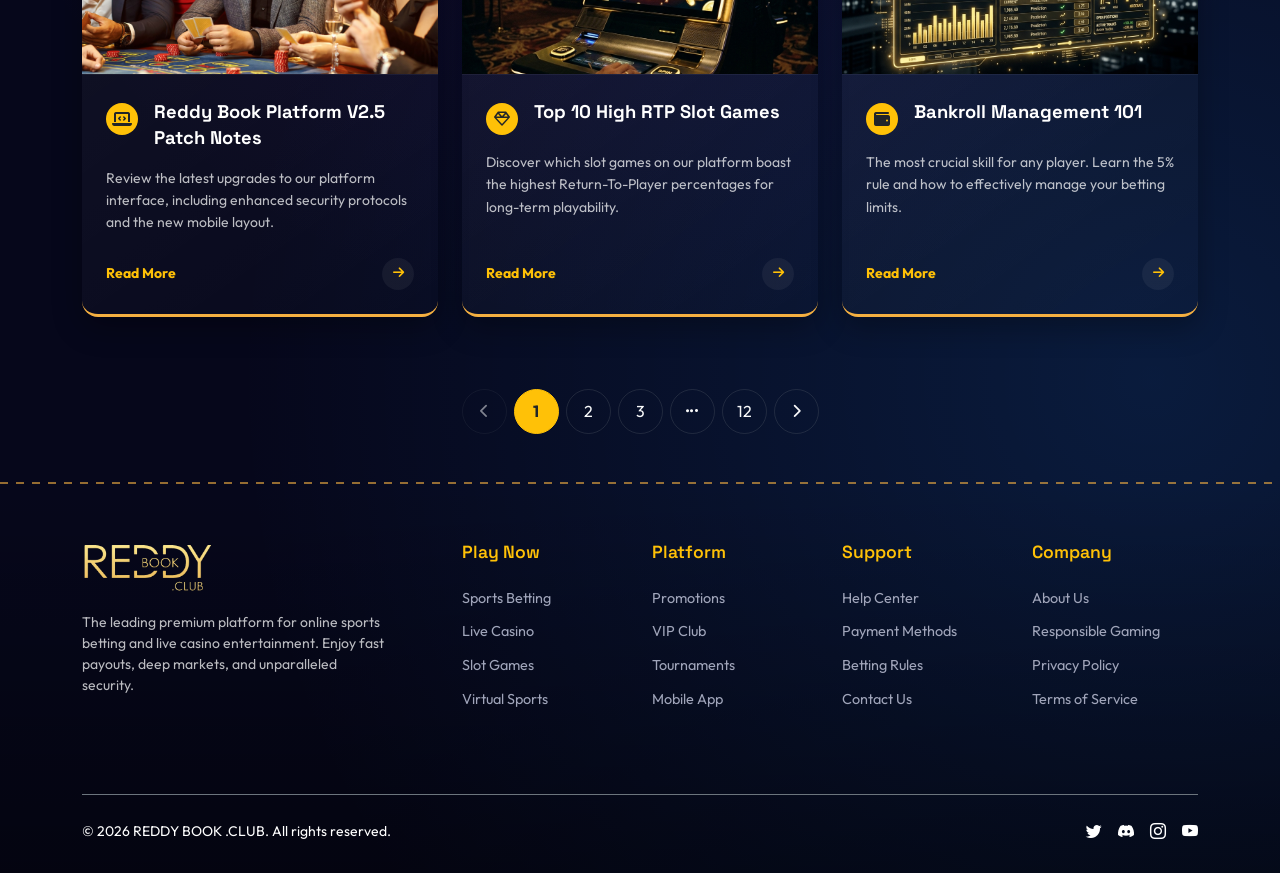
<file: blog.html>
<!DOCTYPE html>
<html lang="en">

<head>
    <meta charset="UTF-8">
    <meta name="viewport" content="width=device-width, initial-scale=1.0">
    <title>Latest News & Blog - Reddy Book Club</title>
    <!-- Bootstrap 5 CSS -->
    <link href="https://cdn.jsdelivr.net/npm/bootstrap@5.3.2/dist/css/bootstrap.min.css" rel="stylesheet">
    <!-- Google Fonts -->
    <link href="https://fonts.googleapis.com/css2?family=Space+Grotesk:wght@400;500;600;700&family=Outfit:wght@300;400;500;600&display=swap" rel="stylesheet">
    <!-- Bootstrap Icons -->
    <link rel="stylesheet" href="https://cdn.jsdelivr.net/npm/bootstrap-icons@1.11.1/font/bootstrap-icons.css">
    <!-- Font Awesome -->
    <link rel="stylesheet" href="https://cdnjs.cloudflare.com/ajax/libs/font-awesome/6.4.2/css/all.min.css">
    <!-- AOS Animation CSS -->
    <link href="https://unpkg.com/aos@2.3.1/dist/aos.css" rel="stylesheet">
    <!-- External CSS -->
    <link rel="stylesheet" href="style.css">
    <style>
        .page-link.hover-gold:hover {
            color: #F5B041 !important;
            border-color: #F5B041 !important;
            background-color: rgba(245, 176, 65, 0.05) !important;
        }
    </style>
</head>

<body>
    <!-- Navbar -->
    <nav class="navbar navbar-expand-lg fixed-top">
        <div class="container">
            <a class="navbar-brand" href="index.html">
                <img src="assets/logo.png" alt="Reddy Book .Club Logo" style="height: 45px; object-fit: contain;">
            </a>
            <button class="navbar-toggler shadow-none border-0" type="button" data-bs-toggle="offcanvas" data-bs-target="#navMenu" aria-controls="navMenu">
                <i class="bi bi-list text-white fs-2"></i>
            </button>
            <div class="offcanvas offcanvas-end border-0" tabindex="-1" id="navMenu" aria-labelledby="navMenuLabel">
                <div class="offcanvas-header border-bottom border-secondary border-opacity-25">
                    <h5 class="offcanvas-title" id="navMenuLabel">
                        <img src="assets/logo.png" alt="Reddy Book .Club Logo" style="height: 35px; object-fit: contain;">
                    </h5>
                    <button type="button" class="btn-close btn-close-white shadow-none" data-bs-dismiss="offcanvas" data-bs-target="#navMenu" aria-label="Close"></button>
                </div>
                <div class="offcanvas-body">
                    <ul class="navbar-nav mx-auto mb-2 mb-lg-0 gap-lg-3">
                        <li class="nav-item"><a class="nav-link " href="index.html">Home</a></li>
                        <li class="nav-item"><a class="nav-link " href="about.html">Abouts us</a></li>
                        <li class="nav-item"><a class="nav-link " href="service.html">Service</a></li>
                        <li class="nav-item"><a class="nav-link active fw-medium" href="blog.html">Blog</a></li>
                        <li class="nav-item"><a class="nav-link " href="contact.html">Contact</a></li>
                    </ul>
                    <div class="d-flex flex-column flex-lg-row align-items-center gap-3 mt-4 mt-lg-0">
                        <!-- <button class="btn btn-outline-warning rounded-pill px-4 fw-bold w-100 w-lg-auto">Login</button> -->
                        <button class="btn btn-warning rounded-pill px-4 fw-bold w-100 w-lg-auto">Sign Up</button>
                    </div>
                </div>
            </div>
        </div>
    </nav>

    <!-- Page Header Section -->
    <section class="hero-section position-relative overflow-hidden" style="padding: 150px 0 80px;">
        <div class="position-absolute rounded-circle" style="width: 800px; height: 800px; background: radial-gradient(circle, rgba(245,176,65,0.08) 0%, transparent 60%); top: -200px; left: -200px; filter: blur(60px); pointer-events: none; z-index: 0;"></div>
        <div class="container position-relative z-1 text-center">
            <h1 class="hero-title text-white" data-aos="fade-up" data-aos-duration="1000"><span class="text-warning">Latest</span> News & Blog</h1>
            <p class="text-light opacity-75 mt-3 mb-4 fs-5 mx-auto" style="max-width: 600px; line-height: 1.6;" data-aos="fade-up" data-aos-duration="1000" data-aos-delay="100">
                Stay updated with the latest trends in sports betting, casino strategies, and Reddy Book platform announcements.
            </p>
        </div>
    </section>

    <!-- Main Content -->
    
    <section class="py-5 position-relative overflow-hidden">
        <div class="container">
            <div class="row g-4">
                <!-- Blog Card 1 -->
                <div class="col-md-6 col-lg-4" data-aos="fade-up" data-aos-delay="100">
                    <div class="blog-premium-card h-100 d-flex flex-column">
                        <img src="assets/blog/premium_cricket.png" class="w-100 object-fit-cover" style="height: 220px;" alt="Blog Post">
                        <div class="p-4 d-flex flex-column flex-grow-1">
                            <div class="d-flex align-items-start mb-3">
                                <div class="rounded-circle bg-warning d-flex align-items-center justify-content-center flex-shrink-0 mt-1" style="width: 32px; height: 32px;">
                                    <i class="fas fa-trophy text-dark fs-6"></i>
                                </div>
                                <h5 class="text-white fw-bold mb-0 ms-3" style="font-size: 1.15rem; line-height: 1.4;">How to Analyze Cricket Odds Before Betting</h5>
                            </div>
                            <p class="text-light opacity-75 small mb-4" style="line-height: 1.6;">Learn the essentials of interpreting odds and making informed decisions on upcoming major cricket leagues to maximize your potential returns.</p>
                            
                            <div class="mt-auto d-flex justify-content-between align-items-center">
                                <a href="blog-single.html" class="text-warning text-decoration-none fw-bold small">Read More</a>
                                <div class="rounded-circle d-flex align-items-center justify-content-center" style="width: 32px; height: 32px; background-color: rgba(255,255,255,0.05);">
                                    <i class="fas fa-arrow-right text-warning" style="font-size: 0.8rem;"></i>
                                </div>
                            </div>
                        </div>
                    </div>
                </div>

                <!-- Blog Card 2 -->
                <div class="col-md-6 col-lg-4" data-aos="fade-up" data-aos-delay="200">
                    <div class="blog-premium-card h-100 d-flex flex-column">
                        <img src="assets/blog/premium_roulette.png" class="w-100 object-fit-cover" style="height: 220px;" alt="Blog Post">
                        <div class="p-4 d-flex flex-column flex-grow-1">
                            <div class="d-flex align-items-start mb-3">
                                <div class="rounded-circle bg-warning d-flex align-items-center justify-content-center flex-shrink-0 mt-1" style="width: 32px; height: 32px;">
                                    <i class="fas fa-dice text-dark fs-6"></i>
                                </div>
                                <h5 class="text-white fw-bold mb-0 ms-3" style="font-size: 1.15rem; line-height: 1.4;">Top 5 Strategies for Lightning Roulette</h5>
                            </div>
                            <p class="text-light opacity-75 small mb-4" style="line-height: 1.6;">Maximize your payout potential by understanding the multipliers in Evolution's Lightning Roulette. Discover the safest betting patterns.</p>
                            
                            <div class="mt-auto d-flex justify-content-between align-items-center">
                                <a href="blog-single.html" class="text-warning text-decoration-none fw-bold small">Read More</a>
                                <div class="rounded-circle d-flex align-items-center justify-content-center" style="width: 32px; height: 32px; background-color: rgba(255,255,255,0.05);">
                                    <i class="fas fa-arrow-right text-warning" style="font-size: 0.8rem;"></i>
                                </div>
                            </div>
                        </div>
                    </div>
                </div>

                <!-- Blog Card 3 -->
                <div class="col-md-6 col-lg-4" data-aos="fade-up" data-aos-delay="300">
                    <div class="blog-premium-card h-100 d-flex flex-column">
                        <img src="assets/blog/premium_strategy.png" class="w-100 object-fit-cover" style="height: 220px;" alt="Blog Post">
                        <div class="p-4 d-flex flex-column flex-grow-1">
                            <div class="d-flex align-items-start mb-3">
                                <div class="rounded-circle bg-warning d-flex align-items-center justify-content-center flex-shrink-0 mt-1" style="width: 32px; height: 32px;">
                                    <i class="fas fa-bolt text-dark fs-6"></i>
                                </div>
                                <h5 class="text-white fw-bold mb-0 ms-3" style="font-size: 1.15rem; line-height: 1.4;">New Instant Withdrawal System Live</h5>
                            </div>
                            <p class="text-light opacity-75 small mb-4" style="line-height: 1.6;">We are thrilled to announce that all verified users now have access to our lightning-fast automated withdrawal processing system.</p>
                            
                            <div class="mt-auto d-flex justify-content-between align-items-center">
                                <a href="blog-single.html" class="text-warning text-decoration-none fw-bold small">Read More</a>
                                <div class="rounded-circle d-flex align-items-center justify-content-center" style="width: 32px; height: 32px; background-color: rgba(255,255,255,0.05);">
                                    <i class="fas fa-arrow-right text-warning" style="font-size: 0.8rem;"></i>
                                </div>
                            </div>
                        </div>
                    </div>
                </div>

                <!-- Blog Card 4 -->
                <div class="col-md-6 col-lg-4" data-aos="fade-up" data-aos-delay="100">
                    <div class="blog-premium-card h-100 d-flex flex-column">
                        <img src="assets/blog/premium_strategy.png" class="w-100 object-fit-cover" style="height: 220px;" alt="Blog Post">
                        <div class="p-4 d-flex flex-column flex-grow-1">
                            <div class="d-flex align-items-start mb-3">
                                <div class="rounded-circle bg-warning d-flex align-items-center justify-content-center flex-shrink-0 mt-1" style="width: 32px; height: 32px;">
                                    <i class="fas fa-chart-line text-dark fs-6"></i>
                                </div>
                                <h5 class="text-white fw-bold mb-0 ms-3" style="font-size: 1.15rem; line-height: 1.4;">Understanding the Paroli Betting System</h5>
                            </div>
                            <p class="text-light opacity-75 small mb-4" style="line-height: 1.6;">Learn how to implement a positive progression betting system to capitalize on winning streaks while keeping your bankroll safe.</p>
                            
                            <div class="mt-auto d-flex justify-content-between align-items-center">
                                <a href="blog-single.html" class="text-warning text-decoration-none fw-bold small">Read More</a>
                                <div class="rounded-circle d-flex align-items-center justify-content-center" style="width: 32px; height: 32px; background-color: rgba(255,255,255,0.05);">
                                    <i class="fas fa-arrow-right text-warning" style="font-size: 0.8rem;"></i>
                                </div>
                            </div>
                        </div>
                    </div>
                </div>

                <!-- Blog Card 5 -->
                <div class="col-md-6 col-lg-4" data-aos="fade-up" data-aos-delay="200">
                    <div class="blog-premium-card h-100 d-flex flex-column">
                        <img src="assets/blog/premium_sports.png" class="w-100 object-fit-cover" style="height: 220px;" alt="Blog Post">
                        <div class="p-4 d-flex flex-column flex-grow-1">
                            <div class="d-flex align-items-start mb-3">
                                <div class="rounded-circle bg-warning d-flex align-items-center justify-content-center flex-shrink-0 mt-1" style="width: 32px; height: 32px;">
                                    <i class="fas fa-clock text-dark fs-6"></i>
                                </div>
                                <h5 class="text-white fw-bold mb-0 ms-3" style="font-size: 1.15rem; line-height: 1.4;">Mastering the Art of In-Play Betting</h5>
                            </div>
                            <p class="text-light opacity-75 small mb-4" style="line-height: 1.6;">Live odds change in seconds. Read our comprehensive guide on how to read the momentum of a game and lock in your bets perfectly.</p>
                            
                            <div class="mt-auto d-flex justify-content-between align-items-center">
                                <a href="blog-single.html" class="text-warning text-decoration-none fw-bold small">Read More</a>
                                <div class="rounded-circle d-flex align-items-center justify-content-center" style="width: 32px; height: 32px; background-color: rgba(255,255,255,0.05);">
                                    <i class="fas fa-arrow-right text-warning" style="font-size: 0.8rem;"></i>
                                </div>
                            </div>
                        </div>
                    </div>
                </div>

                <!-- Blog Card 6 -->
                <div class="col-md-6 col-lg-4" data-aos="fade-up" data-aos-delay="300">
                    <div class="blog-premium-card h-100 d-flex flex-column">
                        <img src="assets/blog/premium_crypto.png" class="w-100 object-fit-cover" style="height: 220px;" alt="Blog Post">
                        <div class="p-4 d-flex flex-column flex-grow-1">
                            <div class="d-flex align-items-start mb-3">
                                <div class="rounded-circle bg-warning d-flex align-items-center justify-content-center flex-shrink-0 mt-1" style="width: 32px; height: 32px;">
                                    <i class="fab fa-bitcoin text-dark fs-6"></i>
                                </div>
                                <h5 class="text-white fw-bold mb-0 ms-3" style="font-size: 1.15rem; line-height: 1.4;">The Future of Crypto Casinos in 2026</h5>
                            </div>
                            <p class="text-light opacity-75 small mb-4" style="line-height: 1.6;">From instant blockchain settlements to provably fair algorithms, here is how cryptocurrency is reshaping the betting landscape.</p>
                            
                            <div class="mt-auto d-flex justify-content-between align-items-center">
                                <a href="blog-single.html" class="text-warning text-decoration-none fw-bold small">Read More</a>
                                <div class="rounded-circle d-flex align-items-center justify-content-center" style="width: 32px; height: 32px; background-color: rgba(255,255,255,0.05);">
                                    <i class="fas fa-arrow-right text-warning" style="font-size: 0.8rem;"></i>
                                </div>
                            </div>
                        </div>
                    </div>
                </div>

                <!-- Blog Card 7 -->
                <div class="col-md-6 col-lg-4" data-aos="fade-up" data-aos-delay="100">
                    <div class="blog-premium-card h-100 d-flex flex-column">
                        <img src="assets/blog/1.jpg" class="w-100 object-fit-cover" style="height: 220px;" alt="Blog Post">
                        <div class="p-4 d-flex flex-column flex-grow-1">
                            <div class="d-flex align-items-start mb-3">
                                <div class="rounded-circle bg-warning d-flex align-items-center justify-content-center flex-shrink-0 mt-1" style="width: 32px; height: 32px;">
                                    <i class="fas fa-laptop-code text-dark fs-6"></i>
                                </div>
                                <h5 class="text-white fw-bold mb-0 ms-3" style="font-size: 1.15rem; line-height: 1.4;">Reddy Book Platform V2.5 Patch Notes</h5>
                            </div>
                            <p class="text-light opacity-75 small mb-4" style="line-height: 1.6;">Review the latest upgrades to our platform interface, including enhanced security protocols and the new mobile layout.</p>
                            
                            <div class="mt-auto d-flex justify-content-between align-items-center">
                                <a href="blog-single.html" class="text-warning text-decoration-none fw-bold small">Read More</a>
                                <div class="rounded-circle d-flex align-items-center justify-content-center" style="width: 32px; height: 32px; background-color: rgba(255,255,255,0.05);">
                                    <i class="fas fa-arrow-right text-warning" style="font-size: 0.8rem;"></i>
                                </div>
                            </div>
                        </div>
                    </div>
                </div>

                <!-- Blog Card 8 -->
                <div class="col-md-6 col-lg-4" data-aos="fade-up" data-aos-delay="200">
                    <div class="blog-premium-card h-100 d-flex flex-column">
                        <img src="assets/blog/premium_slots.png" class="w-100 object-fit-cover" style="height: 220px;" alt="Blog Post">
                        <div class="p-4 d-flex flex-column flex-grow-1">
                            <div class="d-flex align-items-start mb-3">
                                <div class="rounded-circle bg-warning d-flex align-items-center justify-content-center flex-shrink-0 mt-1" style="width: 32px; height: 32px;">
                                    <i class="far fa-gem text-dark fs-6"></i>
                                </div>
                                <h5 class="text-white fw-bold mb-0 ms-3" style="font-size: 1.15rem; line-height: 1.4;">Top 10 High RTP Slot Games</h5>
                            </div>
                            <p class="text-light opacity-75 small mb-4" style="line-height: 1.6;">Discover which slot games on our platform boast the highest Return-To-Player percentages for long-term playability.</p>
                            
                            <div class="mt-auto d-flex justify-content-between align-items-center">
                                <a href="blog-single.html" class="text-warning text-decoration-none fw-bold small">Read More</a>
                                <div class="rounded-circle d-flex align-items-center justify-content-center" style="width: 32px; height: 32px; background-color: rgba(255,255,255,0.05);">
                                    <i class="fas fa-arrow-right text-warning" style="font-size: 0.8rem;"></i>
                                </div>
                            </div>
                        </div>
                    </div>
                </div>

                <!-- Blog Card 9 -->
                <div class="col-md-6 col-lg-4" data-aos="fade-up" data-aos-delay="300">
                    <div class="blog-premium-card h-100 d-flex flex-column">
                        <img src="assets/blog/premium_strategy.png" class="w-100 object-fit-cover" style="height: 220px;" alt="Blog Post">
                        <div class="p-4 d-flex flex-column flex-grow-1">
                            <div class="d-flex align-items-start mb-3">
                                <div class="rounded-circle bg-warning d-flex align-items-center justify-content-center flex-shrink-0 mt-1" style="width: 32px; height: 32px;">
                                    <i class="fas fa-wallet text-dark fs-6"></i>
                                </div>
                                <h5 class="text-white fw-bold mb-0 ms-3" style="font-size: 1.15rem; line-height: 1.4;">Bankroll Management 101</h5>
                            </div>
                            <p class="text-light opacity-75 small mb-4" style="line-height: 1.6;">The most crucial skill for any player. Learn the 5% rule and how to effectively manage your betting limits.</p>
                            
                            <div class="mt-auto d-flex justify-content-between align-items-center">
                                <a href="blog-single.html" class="text-warning text-decoration-none fw-bold small">Read More</a>
                                <div class="rounded-circle d-flex align-items-center justify-content-center" style="width: 32px; height: 32px; background-color: rgba(255,255,255,0.05);">
                                    <i class="fas fa-arrow-right text-warning" style="font-size: 0.8rem;"></i>
                                </div>
                            </div>
                        </div>
                    </div>
                </div>

            </div>

            <!-- Pagination UI -->
            <nav aria-label="Blog pagination" class="mt-5 pt-4" data-aos="fade-up">
                <ul class="pagination justify-content-center mb-0 border-0 gap-2">
                    <li class="page-item disabled">
                        <a class="page-link rounded-circle d-flex align-items-center justify-content-center border-secondary border-opacity-25 bg-transparent text-light opacity-50 shadow-none" href="#" tabindex="-1" aria-disabled="true" style="width: 45px; height: 45px; transition: all 0.3s ease;">
                            <i class="fas fa-chevron-left small"></i>
                        </a>
                    </li>
                    <li class="page-item active" aria-current="page">
                        <a class="page-link rounded-circle d-flex align-items-center justify-content-center border-warning bg-warning text-dark fw-bold shadow-none" href="#" style="width: 45px; height: 45px; transition: all 0.3s ease;">1</a>
                    </li>
                    <li class="page-item">
                        <a class="page-link rounded-circle d-flex align-items-center justify-content-center border-secondary border-opacity-25 bg-transparent text-light hover-gold shadow-none" href="#" style="width: 45px; height: 45px; transition: all 0.3s ease;">2</a>
                    </li>
                    <li class="page-item">
                        <a class="page-link rounded-circle d-flex align-items-center justify-content-center border-secondary border-opacity-25 bg-transparent text-light hover-gold shadow-none" href="#" style="width: 45px; height: 45px; transition: all 0.3s ease;">3</a>
                    </li>
                    <li class="page-item">
                        <a class="page-link rounded-circle d-flex align-items-center justify-content-center border-secondary border-opacity-25 bg-transparent text-light hover-gold shadow-none" href="#" style="width: 45px; height: 45px; transition: all 0.3s ease;">
                            <i class="fas fa-ellipsis-h small"></i>
                        </a>
                    </li>
                    <li class="page-item">
                        <a class="page-link rounded-circle d-flex align-items-center justify-content-center border-secondary border-opacity-25 bg-transparent text-light hover-gold shadow-none" href="#" style="width: 45px; height: 45px; transition: all 0.3s ease;">12</a>
                    </li>
                    <li class="page-item">
                        <a class="page-link rounded-circle d-flex align-items-center justify-content-center border-secondary border-opacity-25 bg-transparent text-light hover-gold shadow-none" href="#" style="width: 45px; height: 45px; transition: all 0.3s ease;">
                            <i class="fas fa-chevron-right small"></i>
                        </a>
                    </li>
                </ul>
            </nav>

        </div>
    </section>
    

    <!-- Footer -->
    <footer class="footer position-relative">
        <div class="footer-animated-line"></div>
        <div class="container" data-aos="fade-up" data-aos-duration="1000">
            <div class="row">
                <div class="col-lg-4 mb-4">
                    <a href="index.html" class="footer-logo text-white text-decoration-none">
                        <img src="assets/logo.png" alt="Reddy Book .Club Logo" style="height: 50px; object-fit: contain;">
                    </a>
                    <p class="small mt-3 pe-lg-5 text-light opacity-75">The leading premium platform for online sports betting and live casino entertainment. Enjoy fast payouts, deep markets, and unparalleled security.</p>
                </div>
                <div class="col-lg-2 col-6 mb-4">
                    <h5 class="footer-heading text-warning">Play Now</h5>
                    <a href="#" class="footer-link hover-gold">Sports Betting</a>
                    <a href="#" class="footer-link hover-gold">Live Casino</a>
                    <a href="#" class="footer-link hover-gold">Slot Games</a>
                    <a href="#" class="footer-link hover-gold">Virtual Sports</a>
                </div>
                <div class="col-lg-2 col-6 mb-4">
                    <h5 class="footer-heading text-warning">Platform</h5>
                    <a href="#" class="footer-link hover-gold">Promotions</a>
                    <a href="#" class="footer-link hover-gold">VIP Club</a>
                    <a href="#" class="footer-link hover-gold">Tournaments</a>
                    <a href="#" class="footer-link hover-gold">Mobile App</a>
                </div>
                <div class="col-lg-2 col-6 mb-4">
                    <h5 class="footer-heading text-warning">Support</h5>
                    <a href="#" class="footer-link hover-gold">Help Center</a>
                    <a href="#" class="footer-link hover-gold">Payment Methods</a>
                    <a href="#" class="footer-link hover-gold">Betting Rules</a>
                    <a href="contact.html" class="footer-link hover-gold">Contact Us</a>
                </div>
                <div class="col-lg-2 col-6 mb-4">
                    <h5 class="footer-heading text-warning">Company</h5>
                    <a href="about.html" class="footer-link hover-gold">About Us</a>
                    <a href="#" class="footer-link hover-gold">Responsible Gaming</a>
                    <a href="#" class="footer-link hover-gold">Privacy Policy</a>
                    <a href="#" class="footer-link hover-gold">Terms of Service</a>
                </div>
            </div>
            <div class="d-flex justify-content-between align-items-center mt-5 pt-4 border-top border-secondary">
                <div class="small">&copy; 2026 REDDY BOOK .CLUB. All rights reserved.</div>
                <div class="d-flex gap-3">
                    <a href="#" class="hover-white"><i class="bi bi-twitter"></i></a>
                    <a href="#" class="hover-white"><i class="bi bi-discord"></i></a>
                    <a href="#" class="hover-white"><i class="bi bi-instagram"></i></a>
                    <a href="#" class="hover-white"><i class="bi bi-youtube"></i></a>
                </div>
            </div>
        </div>
    </footer>

    <!-- Bootstrap JS Bundle -->
    <script src="https://cdn.jsdelivr.net/npm/bootstrap@5.3.2/dist/js/bootstrap.bundle.min.js"></script>
    <!-- AOS Animation JS -->
    <script src="https://unpkg.com/aos@2.3.1/dist/aos.js"></script>
    <script>
        AOS.init();
    </script>
    <!-- Custom Script -->
    <script src="script.js"></script>
</body>
</html>
</file>
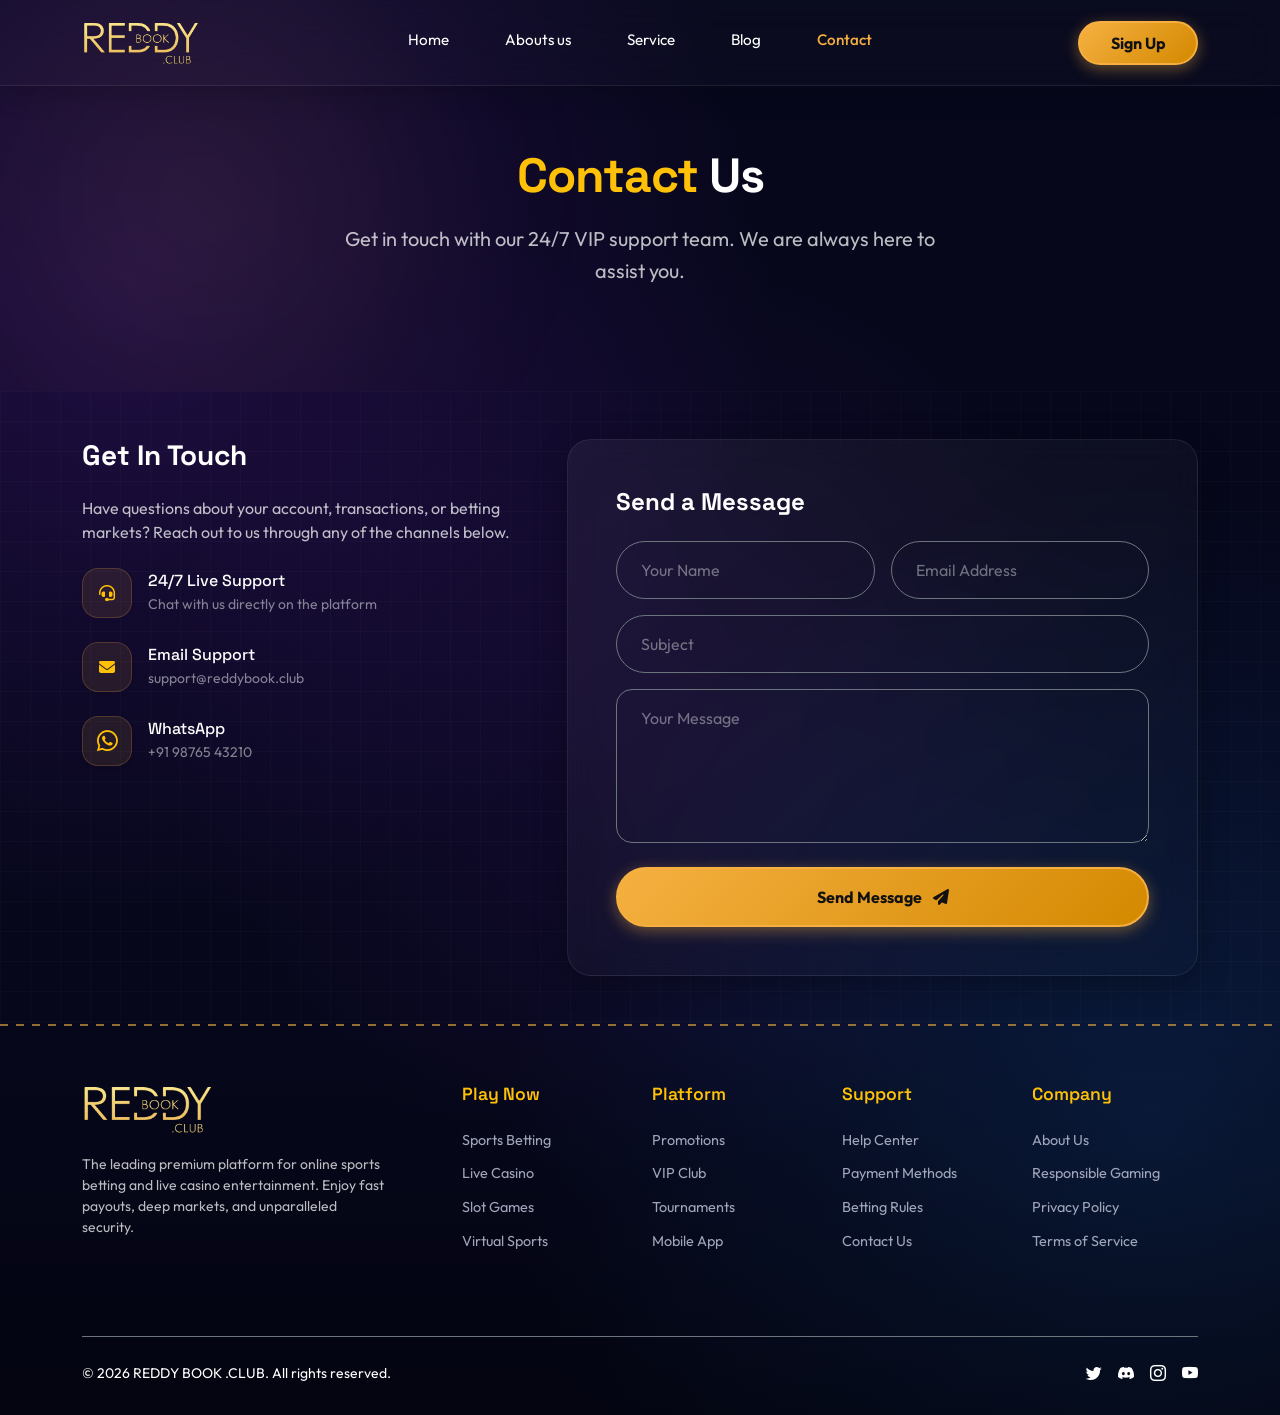
<file: contact.html>
<!DOCTYPE html>
<html lang="en">

<head>
    <meta charset="UTF-8">
    <meta name="viewport" content="width=device-width, initial-scale=1.0">
    <title>Contact Us - Reddy Book Club</title>
    <!-- Bootstrap 5 CSS -->
    <link href="https://cdn.jsdelivr.net/npm/bootstrap@5.3.2/dist/css/bootstrap.min.css" rel="stylesheet">
    <!-- Google Fonts -->
    <link href="https://fonts.googleapis.com/css2?family=Space+Grotesk:wght@400;500;600;700&family=Outfit:wght@300;400;500;600&display=swap" rel="stylesheet">
    <!-- Bootstrap Icons -->
    <link rel="stylesheet" href="https://cdn.jsdelivr.net/npm/bootstrap-icons@1.11.1/font/bootstrap-icons.css">
    <!-- Font Awesome -->
    <link rel="stylesheet" href="https://cdnjs.cloudflare.com/ajax/libs/font-awesome/6.4.2/css/all.min.css">
    <!-- AOS Animation CSS -->
    <link href="https://unpkg.com/aos@2.3.1/dist/aos.css" rel="stylesheet">
    <!-- External CSS -->
    <link rel="stylesheet" href="style.css">
</head>

<body>
    <!-- Navbar -->
    <nav class="navbar navbar-expand-lg fixed-top">
        <div class="container">
            <a class="navbar-brand" href="index.html">
                <img src="assets/logo.png" alt="Reddy Book .Club Logo" style="height: 45px; object-fit: contain;">
            </a>
            <button class="navbar-toggler shadow-none border-0" type="button" data-bs-toggle="offcanvas" data-bs-target="#navMenu" aria-controls="navMenu">
                <i class="bi bi-list text-white fs-2"></i>
            </button>
            <div class="offcanvas offcanvas-end border-0" tabindex="-1" id="navMenu" aria-labelledby="navMenuLabel">
                <div class="offcanvas-header border-bottom border-secondary border-opacity-25">
                    <h5 class="offcanvas-title" id="navMenuLabel">
                        <img src="assets/logo.png" alt="Reddy Book .Club Logo" style="height: 35px; object-fit: contain;">
                    </h5>
                    <button type="button" class="btn-close btn-close-white shadow-none" data-bs-dismiss="offcanvas" data-bs-target="#navMenu" aria-label="Close"></button>
                </div>
                <div class="offcanvas-body">
                    <ul class="navbar-nav mx-auto mb-2 mb-lg-0 gap-lg-3">
                        <li class="nav-item"><a class="nav-link " href="index.html">Home</a></li>
                        <li class="nav-item"><a class="nav-link " href="about.html">Abouts us</a></li>
                        <li class="nav-item"><a class="nav-link " href="service.html">Service</a></li>
                        <li class="nav-item"><a class="nav-link " href="blog.html">Blog</a></li>
                        <li class="nav-item"><a class="nav-link active fw-medium" href="contact.html">Contact</a></li>
                    </ul>
                    <div class="d-flex flex-column flex-lg-row align-items-center gap-3 mt-4 mt-lg-0">
                        <!-- <button class="btn btn-outline-warning rounded-pill px-4 fw-bold w-100 w-lg-auto">Login</button> -->
                        <button class="btn btn-warning rounded-pill px-4 fw-bold w-100 w-lg-auto">Sign Up</button>
                    </div>
                </div>
            </div>
        </div>
    </nav>

    <!-- Page Header Section -->
    <section class="hero-section position-relative overflow-hidden" style="padding: 150px 0 80px;">
        <div class="position-absolute rounded-circle" style="width: 800px; height: 800px; background: radial-gradient(circle, rgba(245,176,65,0.08) 0%, transparent 60%); top: -200px; left: -200px; filter: blur(60px); pointer-events: none; z-index: 0;"></div>
        <div class="container position-relative z-1 text-center">
            <h1 class="hero-title text-white" data-aos="fade-up" data-aos-duration="1000"><span class="text-warning">Contact</span> Us</h1>
            <p class="text-light opacity-75 mt-3 mb-4 fs-5 mx-auto" style="max-width: 600px; line-height: 1.6;" data-aos="fade-up" data-aos-duration="1000" data-aos-delay="100">
                Get in touch with our 24/7 VIP support team. We are always here to assist you.
            </p>
        </div>
    </section>

    <!-- Main Content -->
    
    <section class="py-5 position-relative overflow-hidden bg-glass-pattern">
        <div class="container position-relative z-1">
            <div class="row g-5">
                <div class="col-lg-5" data-aos="fade-right">
                    <h3 class="fw-bold text-white mb-4">Get In Touch</h3>
                    <p class="text-light opacity-75 mb-4">Have questions about your account, transactions, or betting markets? Reach out to us through any of the channels below.</p>
                    
                    <div class="d-flex align-items-center mb-4">
                        <div class="feature-icon-box shadow-sm me-3" style="width: 50px; height: 50px;">
                            <i class="fas fa-headset text-warning"></i>
                        </div>
                        <div>
                            <h6 class="text-white mb-1">24/7 Live Support</h6>
                            <p class="text-light opacity-50 small mb-0">Chat with us directly on the platform</p>
                        </div>
                    </div>
                    <div class="d-flex align-items-center mb-4">
                        <div class="feature-icon-box shadow-sm me-3" style="width: 50px; height: 50px;">
                            <i class="fas fa-envelope text-warning"></i>
                        </div>
                        <div>
                            <h6 class="text-white mb-1">Email Support</h6>
                            <p class="text-light opacity-50 small mb-0">support@reddybook.club</p>
                        </div>
                    </div>
                    <div class="d-flex align-items-center mb-4">
                        <div class="feature-icon-box shadow-sm me-3" style="width: 50px; height: 50px;">
                            <i class="fab fa-whatsapp text-warning fs-4"></i>
                        </div>
                        <div>
                            <h6 class="text-white mb-1">WhatsApp</h6>
                            <p class="text-light opacity-50 small mb-0">+91 98765 43210</p>
                        </div>
                    </div>
                </div>
                
                <div class="col-lg-7" data-aos="fade-left">
                    <div class="bento-card p-4 p-lg-5">
                        <h4 class="text-white fw-bold mb-4">Send a Message</h4>
                        <form>
                            <div class="row g-3">
                                <div class="col-md-6">
                                    <input type="text" class="form-control bg-transparent text-white border-secondary py-3 px-4 rounded-pill" placeholder="Your Name">
                                </div>
                                <div class="col-md-6">
                                    <input type="email" class="form-control bg-transparent text-white border-secondary py-3 px-4 rounded-pill" placeholder="Email Address">
                                </div>
                                <div class="col-12">
                                    <input type="text" class="form-control bg-transparent text-white border-secondary py-3 px-4 rounded-pill" placeholder="Subject">
                                </div>
                                <div class="col-12">
                                    <textarea class="form-control bg-transparent text-white border-secondary py-3 px-4 rounded-4" rows="5" placeholder="Your Message"></textarea>
                                </div>
                                <div class="col-12 mt-4">
                                    <button type="submit" class="btn btn-warning rounded-pill px-5 py-3 fw-bold w-100 hover-lift">Send Message <i class="fas fa-paper-plane ms-2"></i></button>
                                </div>
                            </div>
                        </form>
                    </div>
                </div>
            </div>
        </div>
    </section>
    

    <!-- Footer -->
    <footer class="footer position-relative">
        <div class="footer-animated-line"></div>
        <div class="container" data-aos="fade-up" data-aos-duration="1000">
            <div class="row">
                <div class="col-lg-4 mb-4">
                    <a href="index.html" class="footer-logo text-white text-decoration-none">
                        <img src="assets/logo.png" alt="Reddy Book .Club Logo" style="height: 50px; object-fit: contain;">
                    </a>
                    <p class="small mt-3 pe-lg-5 text-light opacity-75">The leading premium platform for online sports betting and live casino entertainment. Enjoy fast payouts, deep markets, and unparalleled security.</p>
                </div>
                <div class="col-lg-2 col-6 mb-4">
                    <h5 class="footer-heading text-warning">Play Now</h5>
                    <a href="#" class="footer-link hover-gold">Sports Betting</a>
                    <a href="#" class="footer-link hover-gold">Live Casino</a>
                    <a href="#" class="footer-link hover-gold">Slot Games</a>
                    <a href="#" class="footer-link hover-gold">Virtual Sports</a>
                </div>
                <div class="col-lg-2 col-6 mb-4">
                    <h5 class="footer-heading text-warning">Platform</h5>
                    <a href="#" class="footer-link hover-gold">Promotions</a>
                    <a href="#" class="footer-link hover-gold">VIP Club</a>
                    <a href="#" class="footer-link hover-gold">Tournaments</a>
                    <a href="#" class="footer-link hover-gold">Mobile App</a>
                </div>
                <div class="col-lg-2 col-6 mb-4">
                    <h5 class="footer-heading text-warning">Support</h5>
                    <a href="#" class="footer-link hover-gold">Help Center</a>
                    <a href="#" class="footer-link hover-gold">Payment Methods</a>
                    <a href="#" class="footer-link hover-gold">Betting Rules</a>
                    <a href="contact.html" class="footer-link hover-gold">Contact Us</a>
                </div>
                <div class="col-lg-2 col-6 mb-4">
                    <h5 class="footer-heading text-warning">Company</h5>
                    <a href="about.html" class="footer-link hover-gold">About Us</a>
                    <a href="#" class="footer-link hover-gold">Responsible Gaming</a>
                    <a href="#" class="footer-link hover-gold">Privacy Policy</a>
                    <a href="#" class="footer-link hover-gold">Terms of Service</a>
                </div>
            </div>
            <div class="d-flex justify-content-between align-items-center mt-5 pt-4 border-top border-secondary">
                <div class="small">&copy; 2026 REDDY BOOK .CLUB. All rights reserved.</div>
                <div class="d-flex gap-3">
                    <a href="#" class="hover-white"><i class="bi bi-twitter"></i></a>
                    <a href="#" class="hover-white"><i class="bi bi-discord"></i></a>
                    <a href="#" class="hover-white"><i class="bi bi-instagram"></i></a>
                    <a href="#" class="hover-white"><i class="bi bi-youtube"></i></a>
                </div>
            </div>
        </div>
    </footer>

    <!-- Bootstrap JS Bundle -->
    <script src="https://cdn.jsdelivr.net/npm/bootstrap@5.3.2/dist/js/bootstrap.bundle.min.js"></script>
    <!-- AOS Animation JS -->
    <script src="https://unpkg.com/aos@2.3.1/dist/aos.js"></script>
    <script>
        AOS.init();
    </script>
    <!-- Custom Script -->
    <script src="script.js"></script>
</body>
</html>
</file>
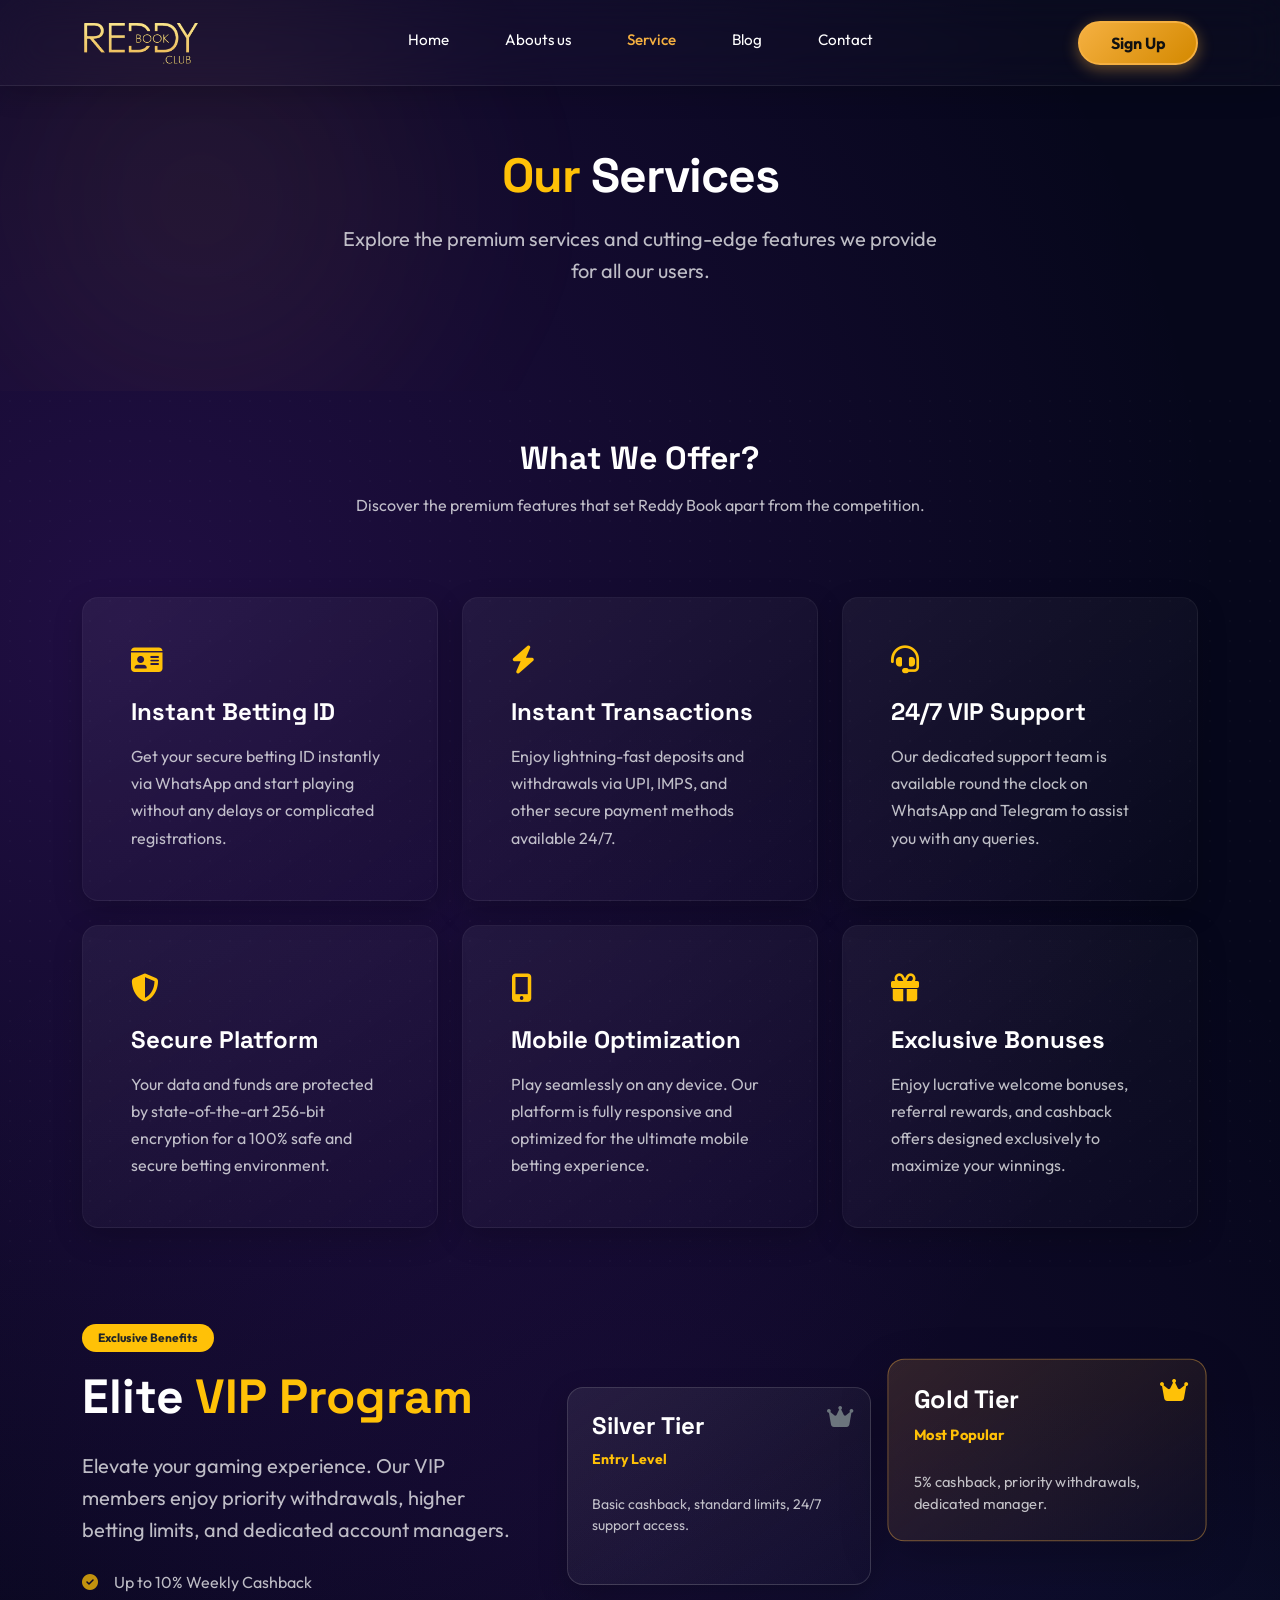
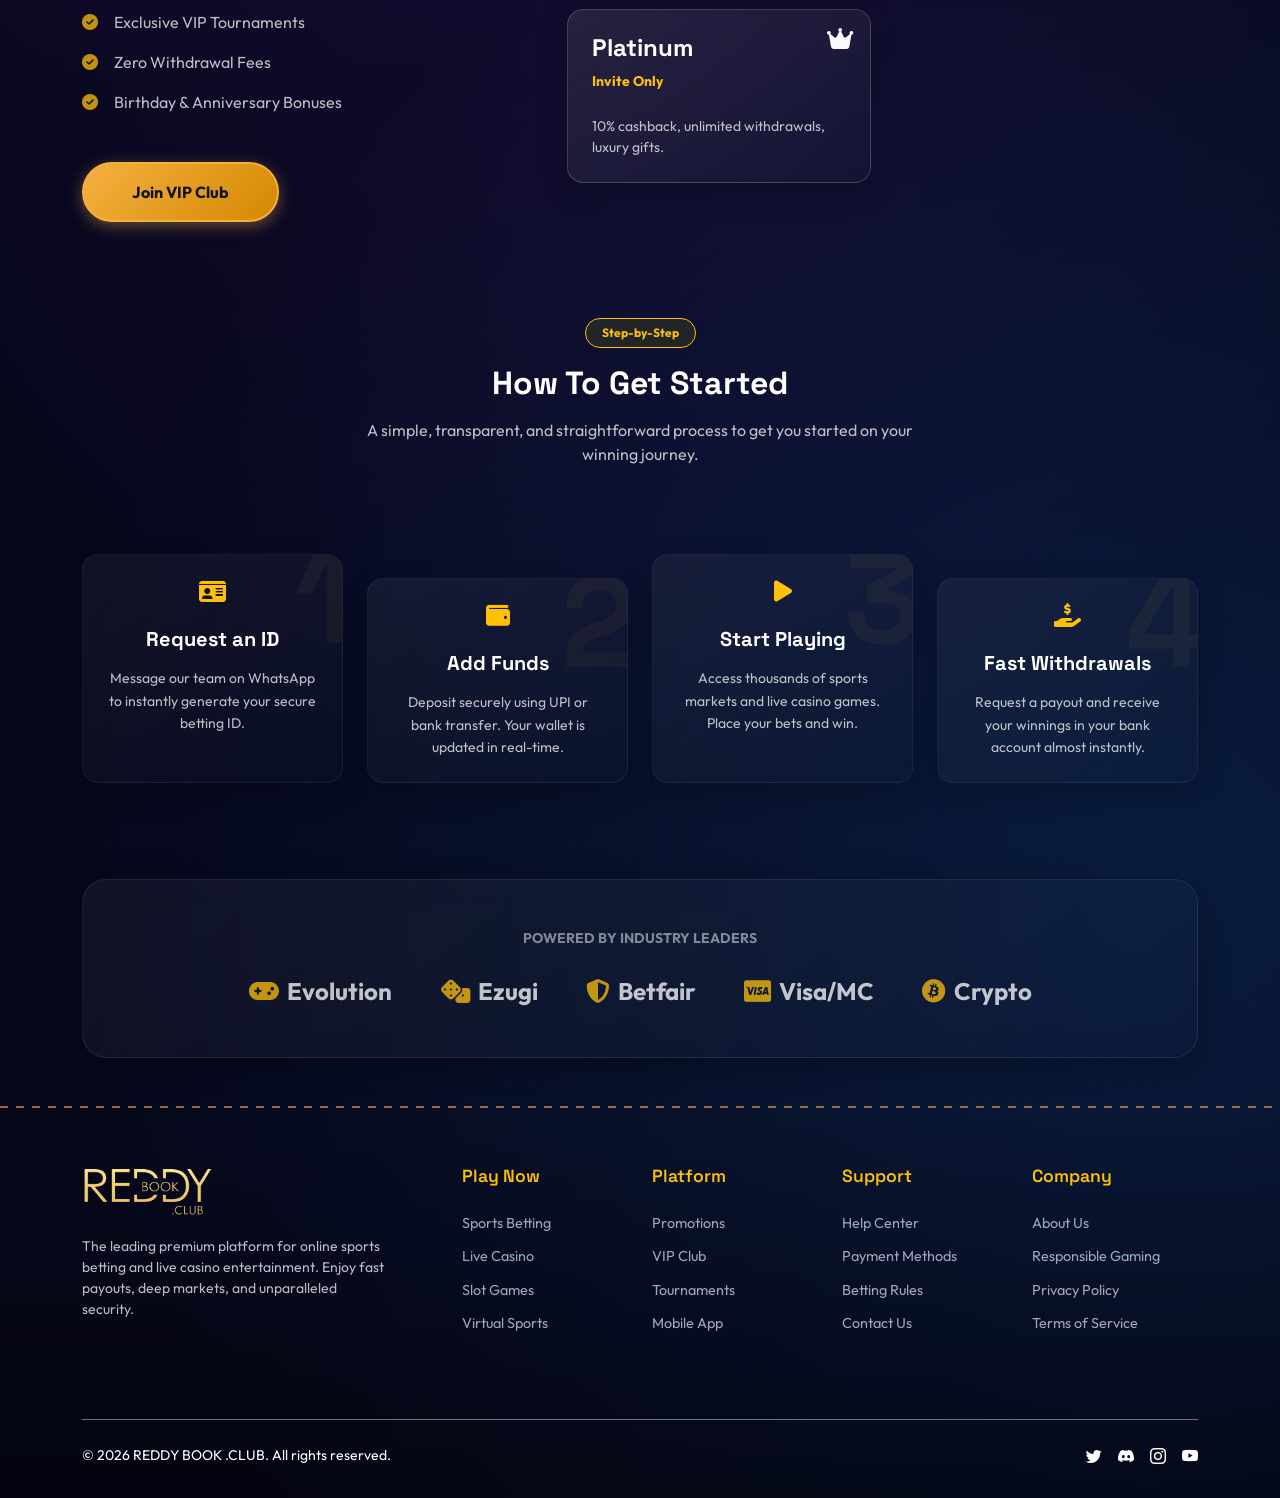
<file: service.html>
<!DOCTYPE html>
<html lang="en">

<head>
    <meta charset="UTF-8">
    <meta name="viewport" content="width=device-width, initial-scale=1.0">
    <title>Our Services - Reddy Book Club</title>
    <!-- Bootstrap 5 CSS -->
    <link href="https://cdn.jsdelivr.net/npm/bootstrap@5.3.2/dist/css/bootstrap.min.css" rel="stylesheet">
    <!-- Google Fonts -->
    <link
        href="https://fonts.googleapis.com/css2?family=Space+Grotesk:wght@400;500;600;700&family=Outfit:wght@300;400;500;600&display=swap"
        rel="stylesheet">
    <!-- Bootstrap Icons -->
    <link rel="stylesheet" href="https://cdn.jsdelivr.net/npm/bootstrap-icons@1.11.1/font/bootstrap-icons.css">
    <!-- Font Awesome -->
    <link rel="stylesheet" href="https://cdnjs.cloudflare.com/ajax/libs/font-awesome/6.4.2/css/all.min.css">
    <!-- AOS Animation CSS -->
    <link href="https://unpkg.com/aos@2.3.1/dist/aos.css" rel="stylesheet">
    <!-- External CSS -->
    <link rel="stylesheet" href="style.css">
</head>

<body>
    <!-- Navbar -->
    <nav class="navbar navbar-expand-lg fixed-top">
        <div class="container">
            <a class="navbar-brand" href="index.html">
                <img src="assets/logo.png" alt="Reddy Book .Club Logo" style="height: 45px; object-fit: contain;">
            </a>
            <button class="navbar-toggler shadow-none border-0" type="button" data-bs-toggle="offcanvas"
                data-bs-target="#navMenu" aria-controls="navMenu">
                <i class="bi bi-list text-white fs-2"></i>
            </button>
            <div class="offcanvas offcanvas-end border-0" tabindex="-1" id="navMenu" aria-labelledby="navMenuLabel">
                <div class="offcanvas-header border-bottom border-secondary border-opacity-25">
                    <h5 class="offcanvas-title" id="navMenuLabel">
                        <img src="assets/logo.png" alt="Reddy Book .Club Logo"
                            style="height: 35px; object-fit: contain;">
                    </h5>
                    <button type="button" class="btn-close btn-close-white shadow-none" data-bs-dismiss="offcanvas"
                        data-bs-target="#navMenu" aria-label="Close"></button>
                </div>
                <div class="offcanvas-body">
                    <ul class="navbar-nav mx-auto mb-2 mb-lg-0 gap-lg-3">
                        <li class="nav-item"><a class="nav-link " href="index.html">Home</a></li>
                        <li class="nav-item"><a class="nav-link " href="about.html">Abouts us</a></li>
                        <li class="nav-item"><a class="nav-link active fw-medium" href="service.html">Service</a></li>
                        <li class="nav-item"><a class="nav-link " href="blog.html">Blog</a></li>
                        <li class="nav-item"><a class="nav-link " href="contact.html">Contact</a></li>
                    </ul>
                    <div class="d-flex flex-column flex-lg-row align-items-center gap-3 mt-4 mt-lg-0">
                        <!-- <button class="btn btn-outline-warning rounded-pill px-4 fw-bold w-100 w-lg-auto">Login</button> -->
                        <button class="btn btn-warning rounded-pill px-4 fw-bold w-100 w-lg-auto">Sign Up</button>
                    </div>
                </div>
            </div>
        </div>
    </nav>

    <!-- Page Header Section -->
    <section class="hero-section position-relative overflow-hidden" style="padding: 150px 0 80px;">
        <div class="position-absolute rounded-circle"
            style="width: 800px; height: 800px; background: radial-gradient(circle, rgba(245,176,65,0.08) 0%, transparent 60%); top: -200px; left: -200px; filter: blur(60px); pointer-events: none; z-index: 0;">
        </div>
        <div class="container position-relative z-1 text-center">
            <h1 class="hero-title text-white" data-aos="fade-up" data-aos-duration="1000"><span
                    class="text-warning">Our</span> Services</h1>
            <p class="text-light opacity-75 mt-3 mb-4 fs-5 mx-auto" style="max-width: 600px; line-height: 1.6;"
                data-aos="fade-up" data-aos-duration="1000" data-aos-delay="100">
                Explore the premium services and cutting-edge features we provide for all our users.
            </p>
        </div>
    </section>


    <!-- What We Offer -->
    <section class="py-5 position-relative z-1 bg-texture-dark">
        <div class="container">
            <div class="text-center mb-5 pb-lg-3" data-aos="fade-up">
                <h2 class="fw-bold text-white mb-3">What We Offer?</h2>
                <p class="text-light opacity-75 max-w-600 mx-auto">Discover the premium features that set Reddy Book
                    apart from the competition.</p>
            </div>
            <div class="row g-4 justify-content-center">
                <div class="col-md-6 col-lg-4" data-aos="fade-up" data-aos-delay="100">
                    <div class="solid-trust-card hover-lift h-100 text-start p-4 p-lg-5">
                        <div class="position-relative z-1">
                            <div class="solid-trust-icon-box mb-4">
                                <i class="fas fa-id-card text-warning fs-3"></i>
                            </div>
                            <h4 class="fw-bold text-white mb-3">Instant Betting ID</h4>
                            <p class="text-light opacity-75 mb-0" style="line-height: 1.7;">Get your secure betting ID
                                instantly via WhatsApp and start playing without any delays or complicated
                                registrations.</p>
                        </div>
                    </div>
                </div>
                <div class="col-md-6 col-lg-4" data-aos="fade-up" data-aos-delay="200">
                    <div class="solid-trust-card hover-lift h-100 text-start p-4 p-lg-5">
                        <div class="position-relative z-1">
                            <div class="solid-trust-icon-box mb-4">
                                <i class="fas fa-bolt text-warning fs-3"></i>
                            </div>
                            <h4 class="fw-bold text-white mb-3">Instant Transactions</h4>
                            <p class="text-light opacity-75 mb-0" style="line-height: 1.7;">Enjoy lightning-fast
                                deposits and withdrawals via UPI, IMPS, and other secure payment methods available 24/7.
                            </p>
                        </div>
                    </div>
                </div>
                <div class="col-md-6 col-lg-4" data-aos="fade-up" data-aos-delay="300">
                    <div class="solid-trust-card hover-lift h-100 text-start p-4 p-lg-5">
                        <div class="position-relative z-1">
                            <div class="solid-trust-icon-box mb-4">
                                <i class="fas fa-headset text-warning fs-3"></i>
                            </div>
                            <h4 class="fw-bold text-white mb-3">24/7 VIP Support</h4>
                            <p class="text-light opacity-75 mb-0" style="line-height: 1.7;">Our dedicated support team
                                is available round the clock on WhatsApp and Telegram to assist you with any queries.
                            </p>
                        </div>
                    </div>
                </div>
                <div class="col-md-6 col-lg-4" data-aos="fade-up" data-aos-delay="100">
                    <div class="solid-trust-card hover-lift h-100 text-start p-4 p-lg-5">
                        <div class="position-relative z-1">
                            <div class="solid-trust-icon-box mb-4">
                                <i class="fas fa-shield-alt text-warning fs-3"></i>
                            </div>
                            <h4 class="fw-bold text-white mb-3">Secure Platform</h4>
                            <p class="text-light opacity-75 mb-0" style="line-height: 1.7;">Your data and funds are
                                protected by state-of-the-art 256-bit encryption for a 100% safe and secure betting
                                environment.</p>
                        </div>
                    </div>
                </div>
                <div class="col-md-6 col-lg-4" data-aos="fade-up" data-aos-delay="200">
                    <div class="solid-trust-card hover-lift h-100 text-start p-4 p-lg-5">
                        <div class="position-relative z-1">
                            <div class="solid-trust-icon-box mb-4">
                                <i class="fas fa-mobile-alt text-warning fs-3"></i>
                            </div>
                            <h4 class="fw-bold text-white mb-3">Mobile Optimization</h4>
                            <p class="text-light opacity-75 mb-0" style="line-height: 1.7;">Play seamlessly on any
                                device. Our platform is fully responsive and optimized for the ultimate mobile betting
                                experience.</p>
                        </div>
                    </div>
                </div>
                <div class="col-md-6 col-lg-4" data-aos="fade-up" data-aos-delay="300">
                    <div class="solid-trust-card hover-lift h-100 text-start p-4 p-lg-5">
                        <div class="position-relative z-1">
                            <div class="solid-trust-icon-box mb-4">
                                <i class="fas fa-gift text-warning fs-3"></i>
                            </div>
                            <h4 class="fw-bold text-white mb-3">Exclusive Bonuses</h4>
                            <p class="text-light opacity-75 mb-0" style="line-height: 1.7;">Enjoy lucrative welcome
                                bonuses, referral rewards, and cashback offers designed exclusively to maximize your
                                winnings.</p>
                        </div>
                    </div>
                </div>
            </div>
        </div>
    </section>

    <!-- VIP & Loyalty Section (NEW) -->
    <section class="py-5 position-relative z-1 overflow-hidden">
        <div class="container ">
            <div class="row align-items-center g-5">
                <div class="col-lg-5" data-aos="fade-right">
                    <span class="badge bg-warning text-dark px-3 py-2 rounded-pill mb-3 fw-bold">Exclusive
                        Benefits</span>
                    <h2 class="display-5 fw-bold text-white mb-4">Elite <span class="text-warning">VIP Program</span>
                    </h2>
                    <p class="text-light opacity-75 fs-5 mb-4" style="line-height: 1.6;">Elevate your gaming experience.
                        Our VIP members enjoy priority withdrawals, higher betting limits, and dedicated account
                        managers.</p>
                    <ul class="list-unstyled text-light opacity-75 mb-5">
                        <li class="mb-3 d-flex align-items-center"><i class="fas fa-check-circle text-warning me-3"></i>
                            Up to 10% Weekly Cashback</li>
                        <li class="mb-3 d-flex align-items-center"><i class="fas fa-check-circle text-warning me-3"></i>
                            Exclusive VIP Tournaments</li>
                        <li class="mb-3 d-flex align-items-center"><i class="fas fa-check-circle text-warning me-3"></i>
                            Zero Withdrawal Fees</li>
                        <li class="mb-0 d-flex align-items-center"><i class="fas fa-check-circle text-warning me-3"></i>
                            Birthday & Anniversary Bonuses</li>
                    </ul>
                    <a href="#" class="btn btn-warning rounded-pill px-5 py-3 fw-bold shadow-lg">Join VIP Club</a>
                </div>
                <div class="col-lg-7" data-aos="fade-left">
                    <div class="row g-4">
                        <div class="col-md-6 mt-lg-5">
                            <div class="solid-trust-card p-4 h-100 position-relative"
                                style="background: linear-gradient(145deg, rgba(192,192,192,0.1), rgba(192,192,192,0.02)); border-color: rgba(192,192,192,0.2);">
                                <div class="position-absolute top-0 end-0 p-3"><i
                                        class="fas fa-crown text-secondary fs-4"></i></div>
                                <h4 class="fw-bold text-white mb-2">Silver Tier</h4>
                                <p class="text-warning small fw-bold mb-4">Entry Level</p>
                                <p class="text-light opacity-75 small mb-0">Basic cashback, standard limits, 24/7
                                    support access.</p>
                            </div>
                        </div>
                        <div class="col-md-6 mb-lg-5">
                            <div class="solid-trust-card p-4 h-100 position-relative shadow-lg"
                                style="background: linear-gradient(145deg, rgba(245,176,65,0.15), rgba(245,176,65,0.02)); border-color: rgba(245,176,65,0.4); transform: scale(1.05); z-index: 2;">
                                <div class="position-absolute top-0 end-0 p-3"><i
                                        class="fas fa-crown text-warning fs-4"></i></div>
                                <h4 class="fw-bold text-white mb-2">Gold Tier</h4>
                                <p class="text-warning small fw-bold mb-4">Most Popular</p>
                                <p class="text-light opacity-75 small mb-0">5% cashback, priority withdrawals, dedicated
                                    manager.</p>
                            </div>
                        </div>
                        <div class="col-md-6 mt-lg-n5">
                            <div class="solid-trust-card p-4 h-100 position-relative"
                                style="background: linear-gradient(145deg, rgba(229,228,226,0.1), rgba(229,228,226,0.02)); border-color: rgba(229,228,226,0.2);">
                                <div class="position-absolute top-0 end-0 p-3"><i
                                        class="fas fa-crown text-light fs-4"></i></div>
                                <h4 class="fw-bold text-white mb-2">Platinum</h4>
                                <p class="text-warning small fw-bold mb-4">Invite Only</p>
                                <p class="text-light opacity-75 small mb-0">10% cashback, unlimited withdrawals, luxury
                                    gifts.</p>
                            </div>
                        </div>
                    </div>
                </div>
            </div>
        </div>
    </section>

    <!-- How We Work Section -->
    <section class="py-5 bg-gradient-footer position-relative overflow-hidden">
        <div class="container position-relative z-1">
            <div class="text-center mb-5 pb-lg-4" data-aos="fade-up">
                <span
                    class="badge bg-dark border border-warning text-warning px-3 py-2 rounded-pill mb-3">Step-by-Step</span>
                <h2 class="fw-bold text-white mb-3">How To Get Started</h2>
                <p class="text-light opacity-75 max-w-600 mx-auto">A simple, transparent, and straightforward process to
                    get you started on your winning journey.</p>
            </div>

            <div class="row g-4 position-relative justify-content-center text-center">
                <!-- Connecting line -->
                <!-- <div class="d-none d-lg-block position-absolute"
                    style="top: 25%; left: 10%; right: 10%; height: 2px; background: linear-gradient(90deg, transparent, rgba(245, 176, 65, 0.4), transparent); z-index: 0;">
                </div> -->

                <div class="col-sm-6 col-lg-3 position-relative z-1" data-aos="fade-up" data-aos-delay="100">
                    <div class="solid-trust-card hover-lift p-4 h-100 position-relative overflow-hidden">
                        <div class="step-number-bg"
                            style="color: rgba(245, 176, 65, 0.05); right: -10px; top: -20px; font-size: 8rem; position: absolute;">
                            1</div>
                        <div class="solid-trust-icon-box mb-4 position-relative z-1">
                            <i class="fas fa-id-card fs-4 text-warning"></i>
                        </div>
                        <h5 class="fw-bold text-white mb-3 position-relative z-1">Request an ID</h5>
                        <p class="small text-light opacity-75 mb-0 position-relative z-1" style="line-height: 1.6;">
                            Message our team on WhatsApp to instantly generate your secure betting ID.</p>
                    </div>
                </div>
                <div class="col-sm-6 col-lg-3 position-relative z-1 mt-lg-5" data-aos="fade-up" data-aos-delay="200">
                    <div class="solid-trust-card hover-lift p-4 h-100 position-relative overflow-hidden">
                        <div class="step-number-bg"
                            style="color: rgba(245, 176, 65, 0.05); right: -10px; top: -20px; font-size: 8rem; position: absolute;">
                            2</div>
                        <div class="solid-trust-icon-box mb-4 position-relative z-1">
                            <i class="fas fa-wallet fs-4 text-warning"></i>
                        </div>
                        <h5 class="fw-bold text-white mb-3 position-relative z-1">Add Funds</h5>
                        <p class="small text-light opacity-75 mb-0 position-relative z-1" style="line-height: 1.6;">
                            Deposit securely using UPI or bank transfer. Your wallet is updated in real-time.</p>
                    </div>
                </div>
                <div class="col-sm-6 col-lg-3 position-relative z-1" data-aos="fade-up" data-aos-delay="300">
                    <div class="solid-trust-card hover-lift p-4 h-100 position-relative overflow-hidden">
                        <div class="step-number-bg"
                            style="color: rgba(245, 176, 65, 0.05); right: -10px; top: -20px; font-size: 8rem; position: absolute;">
                            3</div>
                        <div class="solid-trust-icon-box mb-4 position-relative z-1">
                            <i class="fas fa-play fs-4 text-warning"></i>
                        </div>
                        <h5 class="fw-bold text-white mb-3 position-relative z-1">Start Playing</h5>
                        <p class="small text-light opacity-75 mb-0 position-relative z-1" style="line-height: 1.6;">
                            Access thousands of sports markets and live casino games. Place your bets and win.</p>
                    </div>
                </div>
                <div class="col-sm-6 col-lg-3 position-relative z-1 mt-lg-5" data-aos="fade-up" data-aos-delay="400">
                    <div class="solid-trust-card hover-lift p-4 h-100 position-relative overflow-hidden">
                        <div class="step-number-bg"
                            style="color: rgba(245, 176, 65, 0.05); right: -10px; top: -20px; font-size: 8rem; position: absolute;">
                            4</div>
                        <div class="solid-trust-icon-box mb-4 position-relative z-1">
                            <i class="fas fa-hand-holding-usd fs-4 text-warning"></i>
                        </div>
                        <h5 class="fw-bold text-white mb-3 position-relative z-1">Fast Withdrawals</h5>
                        <p class="small text-light opacity-75 mb-0 position-relative z-1" style="line-height: 1.6;">
                            Request a payout and receive your winnings in your bank account almost instantly.</p>
                    </div>
                </div>
            </div>
        </div>
    </section>

    <!-- Gaming Partners (NEW) -->
    <section class="py-5 bg-texture-dark position-relative z-1 border-secondary border-opacity-25">
        <div class="container text-center">
            <div class="cta-box glass-panel p-4 p-md-5" data-aos="zoom-in" data-aos-duration="1000">
                <p class="text-light opacity-50 fw-bold mb-4 tracking-wide text-uppercase small" data-aos="fade-up">
                    Powered
                    By Industry Leaders</p>
                <div class="d-flex flex-wrap justify-content-center align-items-center gap-4 gap-lg-5 opacity-75"
                    data-aos="fade-up" data-aos-delay="100">
                    <div class="fs-4 fw-bold text-white d-flex align-items-center"><i
                            class="fas fa-gamepad text-warning me-2"></i> Evolution</div>
                    <div class="fs-4 fw-bold text-white d-flex align-items-center"><i
                            class="fas fa-dice text-warning me-2"></i> Ezugi</div>
                    <div class="fs-4 fw-bold text-white d-flex align-items-center"><i
                            class="fas fa-shield-alt text-warning me-2"></i> Betfair</div>
                    <div class="fs-4 fw-bold text-white d-flex align-items-center"><i
                            class="fab fa-cc-visa text-warning me-2"></i> Visa/MC</div>
                    <div class="fs-4 fw-bold text-white d-flex align-items-center"><i
                            class="fab fa-bitcoin text-warning me-2"></i> Crypto</div>
                </div>
            </div>
           
        </div>
    </section>


    <!-- Footer -->
    <footer class="footer position-relative">
        <div class="footer-animated-line"></div>
        <div class="container" data-aos="fade-up" data-aos-duration="1000">
            <div class="row">
                <div class="col-lg-4 mb-4">
                    <a href="index.html" class="footer-logo text-white text-decoration-none">
                        <img src="assets/logo.png" alt="Reddy Book .Club Logo"
                            style="height: 50px; object-fit: contain;">
                    </a>
                    <p class="small mt-3 pe-lg-5 text-light opacity-75">The leading premium platform for online sports
                        betting and live casino entertainment. Enjoy fast payouts, deep markets, and unparalleled
                        security.</p>
                </div>
                <div class="col-lg-2 col-6 mb-4">
                    <h5 class="footer-heading text-warning">Play Now</h5>
                    <a href="#" class="footer-link hover-gold">Sports Betting</a>
                    <a href="#" class="footer-link hover-gold">Live Casino</a>
                    <a href="#" class="footer-link hover-gold">Slot Games</a>
                    <a href="#" class="footer-link hover-gold">Virtual Sports</a>
                </div>
                <div class="col-lg-2 col-6 mb-4">
                    <h5 class="footer-heading text-warning">Platform</h5>
                    <a href="#" class="footer-link hover-gold">Promotions</a>
                    <a href="#" class="footer-link hover-gold">VIP Club</a>
                    <a href="#" class="footer-link hover-gold">Tournaments</a>
                    <a href="#" class="footer-link hover-gold">Mobile App</a>
                </div>
                <div class="col-lg-2 col-6 mb-4">
                    <h5 class="footer-heading text-warning">Support</h5>
                    <a href="#" class="footer-link hover-gold">Help Center</a>
                    <a href="#" class="footer-link hover-gold">Payment Methods</a>
                    <a href="#" class="footer-link hover-gold">Betting Rules</a>
                    <a href="contact.html" class="footer-link hover-gold">Contact Us</a>
                </div>
                <div class="col-lg-2 col-6 mb-4">
                    <h5 class="footer-heading text-warning">Company</h5>
                    <a href="about.html" class="footer-link hover-gold">About Us</a>
                    <a href="#" class="footer-link hover-gold">Responsible Gaming</a>
                    <a href="#" class="footer-link hover-gold">Privacy Policy</a>
                    <a href="#" class="footer-link hover-gold">Terms of Service</a>
                </div>
            </div>
            <div class="d-flex justify-content-between align-items-center mt-5 pt-4 border-top border-secondary">
                <div class="small">&copy; 2026 REDDY BOOK .CLUB. All rights reserved.</div>
                <div class="d-flex gap-3">
                    <a href="#" class="hover-white"><i class="bi bi-twitter"></i></a>
                    <a href="#" class="hover-white"><i class="bi bi-discord"></i></a>
                    <a href="#" class="hover-white"><i class="bi bi-instagram"></i></a>
                    <a href="#" class="hover-white"><i class="bi bi-youtube"></i></a>
                </div>
            </div>
        </div>
    </footer>

    <!-- Bootstrap JS Bundle -->
    <script src="https://cdn.jsdelivr.net/npm/bootstrap@5.3.2/dist/js/bootstrap.bundle.min.js"></script>
    <!-- AOS Animation JS -->
    <script src="https://unpkg.com/aos@2.3.1/dist/aos.js"></script>
    <script>
        AOS.init();
    </script>
    <!-- Custom Script -->
    <script src="script.js"></script>
</body>

</html>
</file>
<file: style.css>
:root {
    --bg-color: #06071B;
    /* Deep dark blue */
    --accent-purple: #8A2BE2;
    --accent-blue: #1E90FF;
    --text-main: #FFFFFF;
    --text-muted: #A0A5BA;
    --card-bg: rgba(255, 255, 255, 0.05);
    --card-border: rgba(255, 255, 255, 0.1);
}

body {
    background-color: var(--bg-color);
    background-image:
        radial-gradient(circle at 10% 20%, rgba(138, 43, 226, 0.2) 0%, transparent 40%),
        radial-gradient(circle at 90% 80%, rgba(30, 144, 255, 0.15) 0%, transparent 40%),
        radial-gradient(circle at 50% 50%, rgba(138, 43, 226, 0.1) 0%, transparent 50%);
    color: var(--text-main);
    font-family: 'Outfit', sans-serif;
    overflow-x: hidden;
}

h1,
h2,
h3,
h4,
h5,
h6,
.display-font {
    font-family: 'Space Grotesk', sans-serif;
}

a {
    text-decoration: none;
    color: inherit;
}

/* Glassmorphism */
.glass-panel {
    background: var(--card-bg);
    backdrop-filter: blur(12px);
    -webkit-backdrop-filter: blur(12px);
    border: 1px solid var(--card-border);
    border-radius: 16px;
}

/* Gradients */
.bg-gradient-primary {
    background: linear-gradient(90deg, #C59B27, #F5D76E);
}

.text-gradient {
    background: linear-gradient(90deg, #F5D76E, #FFFFFF);
    -webkit-background-clip: text;
    -webkit-text-fill-color: transparent;
}

/* Buttons */
.btn-custom {
    padding: 10px 24px;
    border-radius: 30px;
    font-weight: 500;
    font-size: 0.95rem;
    transition: all 0.3s ease;
    border: none;
    color: #fff;
}

.btn-gold {
    background-color: #C59B27;
    color: #111;
}

.btn-gold:hover {
    background-color: #B28B23;
    color: #111;
}

.btn-gradient {
    background: linear-gradient(90deg, #B28B23, #F5D76E);
    color: #111;
}

.btn-gradient:hover {
    background: linear-gradient(90deg, #A27D20, #E0C159);
    color: #111;
    transform: translateY(-2px);
    box-shadow: 0 4px 15px rgba(197, 155, 39, 0.4);
}

.btn-outline-custom {
    background: rgba(255, 255, 255, 0.05);
    border: 1px solid rgba(255, 255, 255, 0.2);
}

.btn-outline-custom:hover {
    background: rgba(255, 255, 255, 0.1);
    color: #fff;
}

/* Navbar */
.navbar {
    padding: 15px 0;
    background: rgba(255, 255, 255, 0.02);
    backdrop-filter: blur(20px);
    -webkit-backdrop-filter: blur(20px);
    border-bottom: 1px solid rgba(255, 255, 255, 0.08);
    box-shadow: 0 4px 30px rgba(0, 0, 0, 0.2);
    transition: all 0.3s ease;
}

.navbar-brand {
    font-family: 'Space Grotesk', sans-serif;
    font-weight: 700;
    font-size: 1.4rem;
    color: #fff !important;
    display: flex;
    align-items: center;
    gap: 8px;
}

.nav-link {
    color: var(--text-main) !important;
    font-size: 0.95rem;
    font-weight: 400;
    padding: 8px 16px !important;
    transition: color 0.3s ease;
}

.nav-link:hover,
.nav-link.active {
    color: #F5B041 !important;
}


/* Offcanvas Menu Mobile Styling */
@media (max-width: 991.98px) {
    .offcanvas {
        background-color: #06071B !important;
        backdrop-filter: blur(20px) !important;
        -webkit-backdrop-filter: blur(20px) !important;
        border-left: 1px solid rgba(255, 255, 255, 0.08) !important;
        height: 100dvh;
    }

    .offcanvas-header {
        border-bottom: 1px solid rgba(255, 255, 255, 0.05);
        padding: 1.5rem;
    }

    .offcanvas-body {
        padding: 1.5rem;
    }

    .offcanvas .nav-link {
        font-size: 1.2rem;
        padding: 15px 10px !important;
        border-bottom: 1px solid rgba(255, 255, 255, 0.05);
        transition: all 0.3s ease;
        display: block;
    }

    .offcanvas .nav-link:hover {
        background: rgba(255, 255, 255, 0.03);
        padding-left: 15px !important;
        color: #F5B041 !important;
    }

    .offcanvas .nav-item:last-child .nav-link {
        border-bottom: none;
    }
}

/* Desktop Navbar Alignment */
@media (min-width: 992px) {
    .navbar>.container {
        position: relative;
    }

    .navbar .offcanvas-body {
        justify-content: flex-end;
    }

    .navbar .offcanvas-body .navbar-nav {
        position: absolute;
        left: 50%;
        transform: translateX(-50%);
        gap: 1.5rem !important;
    }

    .navbar .btn {
        min-width: 120px;
    }
}

.search-bar {
    background: rgba(255, 255, 255, 0.1);
    border: 1px solid rgba(255, 255, 255, 0.1);
    border-radius: 30px;
    padding: 8px 16px;
    display: flex;
    align-items: center;
    gap: 10px;
}

.search-bar input {
    background: none;
    border: none;
    color: #fff;
    outline: none;
    font-size: 0.9rem;
    width: 120px;
}

.search-bar input::placeholder {
    color: rgba(255, 255, 255, 0.5);
}

/* Hero Section */
.hero-section {
    padding: 120px 0 80px;
}

.hero-title {
    font-size: 3rem;
    font-weight: 700;
    line-height: 1.1;
    margin-bottom: 20px;
    letter-spacing: -1px;
}

.hero-subtitle {
    font-size: 1.1rem;
    color: var(--text-muted);
    margin-bottom: 40px;
    max-width: 450px;
    line-height: 1.6;
    font-weight: 300;
}

.hero-stats-box {
    background: rgba(255, 255, 255, 0.05);
    border: 1px solid rgba(255, 255, 255, 0.1);
    border-radius: 16px;
    padding: 20px 30px;
    /* display: inline-flex; */
    /* display: flex; */
    justify-content: space-between;
    gap: 40px;
    margin-top: 40px;
    margin-bottom: 30px;
}

.stat-item h3 {
    font-size: 1.5rem;
    font-weight: 700;
    margin-bottom: 5px;
}

.stat-item p {
    font-size: 0.85rem;
    color: var(--text-muted);
    margin: 0;
    text-transform: uppercase;
    letter-spacing: 1px;
}

.active-users {
    display: flex;
    align-items: center;
    gap: 15px;
}

.avatar-group {
    display: flex;
}

.avatar-group img {
    width: 40px;
    height: 40px;
    border-radius: 50%;
    border: 2px solid var(--bg-color);
    margin-left: -15px;
    object-fit: cover;
}

.avatar-group img:first-child {
    margin-left: 0;
}

/* Hero Card */
.hero-card {
    background: rgba(255, 255, 255, 0.05);
    border-radius: 24px;
    padding: 15px;
    border: 1px solid rgba(255, 255, 255, 0.1);
    position: relative;
    box-shadow: 0 20px 50px rgba(0, 0, 0, 0.5);
}

.hero-card img {
    width: 100%;
    border-radius: 16px;
    height: 480px;
    object-fit: cover;
}

.hero-card-overlay {
    position: absolute;
    bottom: 30px;
    left: 30px;
    right: 30px;
    background: rgba(20, 20, 40, 0.6);
    backdrop-filter: blur(15px);
    -webkit-backdrop-filter: blur(15px);
    border: 1px solid rgba(255, 255, 255, 0.1);
    border-radius: 16px;
    padding: 20px;
    display: flex;
    justify-content: space-between;
    align-items: center;
}

/* Brands Strip Marquee */
.brands-strip {
    background: rgba(255, 255, 255, 0.02);
    padding: 35px 0;
    overflow: hidden;
    position: relative;
    display: flex;
}

.brands-strip::before,
.brands-strip::after {
    content: '';
    position: absolute;
    left: 0;
    width: 100%;
    height: 2px;
    background-image: linear-gradient(to right, rgba(245, 176, 65, 0.6) 50%, transparent 50%);
    background-size: 16px 100%;
    animation: moveDottedLine 1s linear infinite;
    z-index: 10;
}

.brands-strip::before {
    top: 0;
}

.brands-strip::after {
    bottom: 0;
    animation-direction: reverse;
    /* Moves opposite direction for a cooler effect */
}

.marquee-wrapper {
    width: 100%;
    overflow: hidden;
    display: flex;
}

.marquee-content {
    display: flex;
    white-space: nowrap;
    animation: scroll-marquee 25s linear infinite;
    min-width: 200%;
}

.marquee-content:hover {
    animation-play-state: paused;
    /* Pause on hover */
}

@keyframes scroll-marquee {
    0% {
        transform: translateX(0);
    }

    100% {
        transform: translateX(-50%);
    }
}

.brand-logo {
    color: rgba(255, 255, 255, 0.6);
    font-family: 'Space Grotesk', sans-serif;
    font-weight: 700;
    font-size: 1.8rem;
    letter-spacing: 1px;
    display: flex;
    align-items: center;
    gap: 12px;
    padding: 0 30px;
    /* Space between items in marquee */
    transition: color 0.3s ease;
}

.brand-logo:hover {
    color: rgba(255, 255, 255, 1);
}

/* Section Headings */
.section-title {
    text-align: center;
    font-size: 2rem;
    font-weight: 600;
    margin-bottom: 50px;
}

/* Popular Slider */
.popular-slider {
    position: relative;
    width: 100%;
    max-width: 1300px;
    height: 480px;
    margin: 0 auto;
    overflow: hidden;
    /* Premium Outer Container Matching Screenshot */
    border: 1px solid rgba(245, 176, 65, 0.4);
    /* Replaced by animated SVG */
    border-radius: 20px;
    /* background: radial-gradient(circle at center, rgba(13, 15, 26, 0.8) 0%, rgba(5, 7, 10, 0.95) 100%); */
    box-shadow: inset 0 0 40px rgba(245, 176, 65, 0.05) !important;
}

/* Animated Dotted Border */
.animated-border-svg {
    position: absolute;
    top: 0;
    left: 0;
    width: 100%;
    height: 100%;
    pointer-events: none;
    /* Let clicks pass through to cards */
    z-index: 10;
}

.animated-border-svg rect {
    fill: none;
    stroke: rgba(245, 176, 65, 0.8);
    /* Gold border color */
    stroke-width: 3px;
    stroke-dasharray: 12, 12;
    /* Length of dashes and gaps */
    animation: marchDottedBorder 15s linear infinite;
}

@keyframes marchDottedBorder {
    0% {
        stroke-dashoffset: 0;
    }

    100% {
        stroke-dashoffset: -1000;
        /* Negative pushes dashes clockwise */
    }
}

.popular-slider::-webkit-scrollbar {
    display: none;
}

.slider-card {
    width: 240px;
    height: 340px;
    border-radius: 16px;
    background: #0d0f1a;
    border: 1px solid transparent;
    /* Replaced with gold in pos-2 */
    box-shadow: 0 10px 30px rgba(0, 0, 0, 0.5);
    padding: 0;
    /* Image edge-to-edge */
    position: absolute;
    top: 50%;
    transform: translate(-50%, -50%);
    transition: all 0.5s cubic-bezier(0.25, 0.8, 0.25, 1);
    display: flex;
    flex-direction: column;
    cursor: pointer;
    overflow: hidden;
}

.slider-card img {
    width: 100%;
    height: 100%;
    object-fit: cover;
    border-radius: 16px;
    /* Matches card radius */
    display: block;
}

/* 3D Coverflow Positions */
.pos-0 {
    left: 15%;
    transform: translate(-50%, -50%) scale(0.7);
    z-index: 1;
    filter: brightness(0.4);
    opacity: 0.8;
}

.pos-1 {
    left: 30%;
    transform: translate(-50%, -50%) scale(0.85);
    z-index: 2;
    filter: brightness(0.6);
    opacity: 0.9;
}

.pos-2 {
    left: 50%;
    transform: translate(-50%, -50%) scale(1.15);
    z-index: 3;
    filter: brightness(1);
    opacity: 1;
    border: 2px solid rgba(245, 176, 65, 0.8);
    /* Stronger gold border for active card */
    box-shadow: 0 15px 40px rgba(245, 176, 65, 0.25);
}

.pos-3 {
    left: 70%;
    transform: translate(-50%, -50%) scale(0.85);
    z-index: 2;
    filter: brightness(0.6);
    opacity: 0.9;
}

.pos-4 {
    left: 85%;
    transform: translate(-50%, -50%) scale(0.7);
    z-index: 1;
    filter: brightness(0.4);
    opacity: 0.8;
}

.slider-info {
    position: absolute;
    bottom: 0;
    left: 0;
    right: 0;
    background: linear-gradient(to top, rgba(0, 0, 0, 0.95) 0%, rgba(0, 0, 0, 0.6) 60%, transparent 100%);
    padding: 40px 20px 20px;
    border-radius: 0 0 16px 16px;
    display: flex;
    justify-content: space-between;
    align-items: flex-end;
    opacity: 0;
    visibility: hidden;
    transition: all 0.3s ease;
}

.pos-2 .slider-info {
    opacity: 1;
    visibility: visible;
}

/* Top Sellers Pill */
.top-sellers-grid {
    display: flex;
    flex-wrap: wrap;
    justify-content: center;
    gap: 15px;
}

.seller-pill {
    display: flex;
    align-items: center;
    background: rgba(255, 255, 255, 0.05);
    border: 1px solid rgba(255, 255, 255, 0.1);
    border-radius: 50px;
    padding: 8px 20px 8px 8px;
    transition: all 0.3s ease;
    width: 230px;
}

.seller-pill:hover {
    background: rgba(255, 255, 255, 0.1);
    transform: translateY(-3px);
    border-color: rgba(138, 43, 226, 0.5);
}

.seller-pill img {
    width: 45px;
    height: 45px;
    border-radius: 50%;
    object-fit: cover;
    margin-right: 12px;
}

/* Explore Artworks */
.artwork-grid {
    display: grid;
    grid-template-columns: repeat(3, 1fr);
    gap: 25px;
}

.artwork-card {
    background: rgba(255, 255, 255, 0.03);
    border: 1px solid rgba(255, 255, 255, 0.08);
    border-radius: 20px;
    padding: 15px;
    transition: all 0.3s ease;
}

.artwork-card:hover {
    transform: translateY(-5px);
    background: rgba(255, 255, 255, 0.06);
    border-color: rgba(255, 255, 255, 0.2);
}

.collage {
    display: grid;
    grid-template-columns: 2fr 1fr;
    gap: 10px;
    height: 200px;
    margin-bottom: 15px;
}

.collage-main {
    width: 100%;
    height: 100%;
    object-fit: cover;
    border-radius: 12px;
}

.collage-side {
    display: grid;
    grid-template-rows: 1fr 1fr;
    gap: 10px;
}

.collage-side img {
    width: 100%;
    height: 100%;
    object-fit: cover;
    border-radius: 12px;
}

/* Banner */
.cta-banner {
    background: linear-gradient(135deg, rgba(59, 130, 246, 0.2), rgba(139, 92, 246, 0.2));
    border: 1px solid rgba(255, 255, 255, 0.1);
    border-radius: 30px;
    padding: 60px 40px;
    text-align: center;
    margin: 100px 0;
    position: relative;
    overflow: hidden;
}

.cta-banner::before {
    content: '';
    position: absolute;
    top: 0;
    left: 0;
    right: 0;
    bottom: 0;
    background: linear-gradient(90deg, transparent, rgba(255, 255, 255, 0.05), transparent);
    z-index: 0;
}

.cta-content {
    position: relative;
    z-index: 1;
}

.cta-title {
    font-size: 2.2rem;
    font-weight: 600;
    max-width: 500px;
    margin: 0 auto 30px;
    line-height: 1.3;
}

/* Footer */
.footer {
    padding: 60px 0 30px;
    background: linear-gradient(180deg, rgba(6, 7, 27, 0) 0%, rgba(0, 0, 0, 0.4) 100%);
}

.footer-animated-line {
    position: absolute;
    top: 0;
    left: 0;
    width: 100%;
    height: 2px;
    background-image: linear-gradient(to right, rgba(245, 176, 65, 0.6) 50%, transparent 50%);
    background-size: 16px 100%;
    animation: moveDottedLine 1s linear infinite;
}

@keyframes moveDottedLine {
    0% {
        background-position: 0 0;
    }

    100% {
        background-position: 16px 0;
    }
}

.footer-logo {
    font-family: 'Space Grotesk', sans-serif;
    font-size: 1.5rem;
    font-weight: 700;
    display: flex;
    align-items: center;
    gap: 8px;
    margin-bottom: 20px;
}

.footer-link {
    color: var(--text-muted);
    display: block;
    margin-bottom: 12px;
    font-size: 0.9rem;
    transition: color 0.3s;
}

.footer-link:hover,
.hover-gold:hover {
    color: #F5B041 !important;
}

.hover-white:hover {
    color: #fff !important;
}

.footer-heading {
    font-family: 'Space Grotesk', sans-serif;
    font-size: 1.1rem;
    margin-bottom: 25px;
    font-weight: 600;
}

@media (max-width: 991px) {
    .hero-title {
        font-size: 3rem;
    }

    .artwork-grid {
        grid-template-columns: repeat(2, 1fr);
    }

    .hero-stats-box {
        flex-wrap: wrap;
        gap: 20px;
        padding: 15px;
    }

    .slider-card.active {
        width: 240px;
        height: 320px;
    }
}

@media (max-width: 768px) {
    .hero-title {
        font-size: 2.5rem;
    }

    .artwork-grid {
        grid-template-columns: 1fr;
    }

    .popular-slider {
        justify-content: flex-start;
    }

    .cta-title {
        font-size: 1.8rem;
    }
}

/* Custom Utility Classes for Reddy Book Features Section */
.hover-lift {
    transition: transform 0.3s ease, box-shadow 0.3s ease;
}

.hover-lift:hover {
    transform: translateY(-5px);
    box-shadow: 0 10px 25px rgba(0, 0, 0, 0.5) !important;
}

.transition-all {
    transition: all 0.3s ease;
}

.transition-slow {
    transition: all 0.5s ease;
}

.transition-normal {
    transition: all 0.3s ease;
}

.bg-glass-pattern {
    background-image: linear-gradient(rgba(255, 255, 255, 0.02) 1px, transparent 1px),
        linear-gradient(90deg, rgba(255, 255, 255, 0.02) 1px, transparent 1px);
    background-size: 30px 30px;
}

/* =========================================
   Reddy Book Premium Features CSS
   ========================================= */

/* Typography & General */
.max-w-600 {
    max-width: 600px;
}

.max-w-700 {
    max-width: 700px;
}

.max-w-800 {
    max-width: 800px;
}

.max-w-1000 {
    max-width: 1000px;
}

.bg-texture-dark {
    background-color: #0B0E14;
    background-image: radial-gradient(circle at 50% 0%, rgba(245, 176, 65, 0.05) 0%, transparent 50%);
}

.bg-radial-gradient {
    background: radial-gradient(circle at center, #151A22 0%, #06080B 100%);
}

.gradient-text {
    background: linear-gradient(90deg, #F5B041, #F9E79F);
    -webkit-background-clip: text;
    -webkit-text-fill-color: transparent;
}

/* Bento Cards */
.bento-card {
    background: linear-gradient(145deg, rgba(255, 255, 255, 0.05), rgba(255, 255, 255, 0.01));
    backdrop-filter: blur(16px);
    -webkit-backdrop-filter: blur(16px);
    border: 1px solid rgba(255, 255, 255, 0.08);
    border-radius: 24px;
    box-shadow: 0 8px 32px 0 rgba(0, 0, 0, 0.3);
    transition: all 0.3s ease;
}

.bento-card:hover {
    border-color: rgba(245, 176, 65, 0.3);
    transform: translateY(-5px);
    box-shadow: 0 15px 30px rgba(0, 0, 0, 0.5);
}

.bento-watermark {
    position: absolute;
    right: -10%;
    bottom: -10%;
    font-size: 15rem;
    color: rgba(255, 255, 255, 0.04);
    z-index: 0;
    pointer-events: none;
    transition: all 0.5s ease;
}

.bento-card:hover .bento-watermark {
    color: rgba(245, 176, 65, 0.08);
    transform: scale(1.1) rotate(-5deg);
}

/* Trust Tabs */
.custom-trust-tabs .nav-link {
    background: rgba(255, 255, 255, 0.02);
    color: var(--text-muted);
    border: 1px solid rgba(255, 255, 255, 0.05);
    border-radius: 16px !important;
    padding: 1.2rem 1.5rem !important;
    transition: all 0.3s ease;
}

.custom-trust-tabs .nav-link:hover {
    background: rgba(255, 255, 255, 0.05);
    color: #fff;
    transform: translateX(5px);
}

.custom-trust-tabs .nav-link.active {
    background: linear-gradient(145deg, rgba(245, 176, 65, 0.15), rgba(245, 176, 65, 0.05));
    border-color: rgba(245, 176, 65, 0.4);
    color: #fff;
    box-shadow: 0 4px 15px rgba(0, 0, 0, 0.2);
}

.gold-glass-card {
    background: linear-gradient(145deg, rgba(255, 255, 255, 0.05), rgba(255, 255, 255, 0.01));
    backdrop-filter: blur(16px);
    -webkit-backdrop-filter: blur(16px);
    border: 1px solid rgba(255, 255, 255, 0.08) !important;
    box-shadow: 0 8px 32px 0 rgba(0, 0, 0, 0.3);
}

.feature-icon-box {
    display: flex;
    align-items: center;
    justify-content: center;
    border-radius: 16px;
    background: rgba(245, 176, 65, 0.1);
    border: 1px solid rgba(245, 176, 65, 0.2);
}

/* Timeline */
.premium-feature-card {
    background: rgba(20, 24, 32, 0.6);
    backdrop-filter: blur(10px);
    border: 1px solid rgba(255, 255, 255, 0.05);
    border-radius: 24px;
}

.timeline-container {
    border-left: 2px dashed rgba(245, 176, 65, 0.3);
    padding-left: 30px;
}

.timeline-dot {
    width: 16px;
    height: 16px;
    background: #F5B041;
    border-radius: 50%;
    left: -39px;
    top: 5px;
    box-shadow: 0 0 10px rgba(245, 176, 65, 0.5);
}

/* Sport Card */
.sport-card {
    background: linear-gradient(145deg, rgba(255, 255, 255, 0.05), rgba(255, 255, 255, 0.01));
    backdrop-filter: blur(16px);
    -webkit-backdrop-filter: blur(16px);
    border-radius: 20px;
    border: 1px solid rgba(255, 255, 255, 0.08);
    box-shadow: 0 8px 32px 0 rgba(0, 0, 0, 0.3);
    position: relative;
    overflow: hidden;
    transition: all 0.3s ease;
}

.sport-card:hover {
    transform: translateY(-5px);
    border-color: rgba(245, 176, 65, 0.4);
}

.sport-card-watermark {
    position: absolute;
    right: -20px;
    bottom: -20px;
    font-size: 10rem;
    color: rgba(255, 255, 255, 0.02);
    z-index: 0;
    pointer-events: none;
}

.sport-card .feature-icon-box {
    width: 60px;
    height: 60px;
    font-size: 1.5rem;
    color: #F5B041;
    position: relative;
    z-index: 1;
}

/* Provider Slider */
.brand-slider {
    display: flex;
    width: fit-content;
    animation: scroll-left 30s linear infinite;
}

.brand-slider:hover {
    animation-play-state: paused;
}

@keyframes scroll-left {
    0% {
        transform: translateX(0);
    }

    100% {
        transform: translateX(-50%);
    }
}

.premium-provider-card {
    background: linear-gradient(145deg, rgba(255, 255, 255, 0.05), rgba(255, 255, 255, 0.01));
    backdrop-filter: blur(16px);
    -webkit-backdrop-filter: blur(16px);
    border: 1px solid rgba(255, 255, 255, 0.08);
    /* box-shadow: 0 8px 32px 0 rgba(0, 0, 0, 0.3); */
    border-radius: 16px;
    padding: 20px;
    width: 200px;
    height: 100px;
    display: flex;
    align-items: center;
    justify-content: center;
    transition: all 0.3s ease;
}

.premium-provider-card:hover {
    background: rgba(255, 255, 255, 0.08);
    transform: translateY(-3px);
}

.premium-provider-card img {
    max-width: 100%;
    max-height: 100%;
    opacity: 0.7;
    transition: all 0.3s ease;
    filter: brightness(0) invert(1);
}

.premium-provider-card:hover img {
    opacity: 1;
    filter: brightness(0) invert(1) drop-shadow(0 0 8px rgba(255, 255, 255, 0.5));
}

/* CTA Box */
.cta-box {
    background: linear-gradient(145deg, rgba(255, 255, 255, 0.05), rgba(255, 255, 255, 0.01));
    backdrop-filter: blur(16px);
    -webkit-backdrop-filter: blur(16px);
    border: 1px solid rgba(255, 255, 255, 0.08);
    box-shadow: 0 8px 32px 0 rgba(0, 0, 0, 0.3);
    border-radius: 24px;
}

.btn-custom-primary {
    background-color: #F5B041;
    color: #111;
    font-weight: 700;
    border: none;
}

.btn-custom-primary:hover {
    background-color: #E59866;
    color: #111;
}

.btn-glow {
    box-shadow: 0 0 20px rgba(245, 176, 65, 0.4);
}

.pulse-btn {
    animation: pulse-glow 2s infinite;
}

@keyframes pulse-glow {
    0% {
        box-shadow: 0 0 0 0 rgba(245, 176, 65, 0.4);
    }

    70% {
        box-shadow: 0 0 0 15px rgba(245, 176, 65, 0);
    }

    100% {
        box-shadow: 0 0 0 0 rgba(245, 176, 65, 0);
    }
}

/* How To Start - Hexagon Cards */
.hex-card-wrapper {
    position: relative;
    padding: 0;
    height: 100%;
    margin-bottom: 20px;
    filter: drop-shadow(0 15px 20px rgba(0, 0, 0, 0.4));
}

.hex-card {
    position: relative;
    /* background: linear-gradient(145deg, rgba(255, 255, 255, 0.1), rgba(255, 255, 255, 0.02)); */
    background: linear-gradient(145deg, rgba(255, 255, 255, 0.1), rgb(27 19 54));
    backdrop-filter: blur(16px);
    -webkit-backdrop-filter: blur(16px);
    padding: 60px 50px;
    clip-path: polygon(25% 0%, 75% 0%, 100% 50%, 75% 100%, 25% 100%, 0% 50%);
    text-align: center;
    color: white;
    height: 100%;
    display: flex;
    flex-direction: column;
    align-items: center;
    justify-content: center;
    transition: transform 0.3s ease;
    z-index: 1;
}

.hex-card::before {
    content: '';
    position: absolute;
    top: 2px;
    left: 2px;
    right: 2px;
    bottom: 2px;
    /* background: linear-gradient(145deg, rgba(255, 255, 255, 0.04), rgba(255, 255, 255, 0.01)); */
    clip-path: polygon(25% 0%, 75% 0%, 100% 50%, 75% 100%, 25% 100%, 0% 50%);
    z-index: -1;
}

.hex-card:hover {
    transform: translateY(-10px);
}

.hex-card:hover~.hex-badge {
    transform: translateX(-50%) translateY(-10px);
}

.hex-glow {
    position: absolute;
    bottom: -10px;
    left: 50%;
    transform: translateX(-50%);
    width: 60%;
    height: 30px;
    background: radial-gradient(ellipse at center, rgba(245, 176, 65, 0.25) 0%, transparent 70%);
    filter: blur(15px);
    z-index: 0;
    transition: all 0.3s ease;
}

.hex-card-wrapper:hover .hex-glow {
    bottom: -20px;
    background: radial-gradient(ellipse at center, rgba(245, 176, 65, 0.6) 0%, transparent 70%);
}

.hex-badge {
    position: absolute;
    bottom: -15px;
    left: 50%;
    transform: translateX(-50%);
    background: linear-gradient(135deg, #F5B041, #F5D76E);
    color: #111;
    width: 40px;
    height: 45px;
    clip-path: polygon(25% 0%, 75% 0%, 100% 50%, 75% 100%, 25% 100%, 0% 50%);
    display: flex;
    align-items: center;
    justify-content: center;
    font-weight: bold;
    font-size: 16px;
    z-index: 2;
    transition: transform 0.3s ease;
    box-shadow: inset 0 0 10px rgba(0, 0, 0, 0.2);
}

.btn-gold-glow {
    background: linear-gradient(90deg, #F5B041, #F5D76E);
    color: #111;
    border: none;
    box-shadow: 0 0 20px rgba(245, 176, 65, 0.4);
    border-radius: 6px;
    padding: 12px 35px;
    font-weight: 700;
    letter-spacing: 1px;
    transition: all 0.3s ease;
}

.btn-gold-glow:hover {
    box-shadow: 0 0 30px rgba(245, 176, 65, 0.7);
    color: #111;
    transform: translateY(-2px);
}

/* How To Start - Premium Step Cards */
@keyframes floatAnimation {
    0% {
        transform: translateY(0px);
    }

    50% {
        transform: translateY(-15px);
    }

    100% {
        transform: translateY(0px);
    }
}

.floating-element {
    animation: floatAnimation 4s ease-in-out infinite;
}

.step-card {
    background: rgba(255, 255, 255, 0.02);
    border: 1px solid rgba(255, 255, 255, 0.05);
    transition: all 0.4s ease;
    overflow: hidden;
    cursor: default;
}

.step-card:hover {
    background: rgba(255, 255, 255, 0.05);
    border-color: rgba(245, 176, 65, 0.3);
    transform: translateX(10px);
    box-shadow: 0 10px 30px rgba(0, 0, 0, 0.3);
}

.step-number {
    font-family: 'Space Grotesk', sans-serif;
    font-size: 5rem;
    color: rgba(255, 255, 255, 0.03);
    top: -15px;
    right: 20px;
    user-select: none;
    pointer-events: none;
    transition: all 0.4s ease;
}

.step-card:hover .step-number {
    color: rgba(245, 176, 65, 0.08);
}

.step-icon-wrapper {
    position: relative;
}

.step-icon {
    width: 60px;
    height: 60px;
    border-radius: 50%;
    background: rgba(6, 7, 27, 0.8);
    border: 1px solid rgba(245, 176, 65, 0.3);
    display: flex;
    align-items: center;
    justify-content: center;
    font-size: 1.5rem;
    color: #F5B041;
    position: relative;
    z-index: 2;
    box-shadow: 0 0 15px rgba(245, 176, 65, 0.1);
    transition: all 0.4s ease;
}

.step-card:hover .step-icon {
    box-shadow: 0 0 25px rgba(245, 176, 65, 0.4);
    transform: scale(1.1) rotate(5deg);
    border-color: #F5B041;
    background: rgba(245, 176, 65, 0.1);
}

/* Premium Button Overrides */
.btn-warning,
.btn-custom-primary {
    border: 2px solid #F5B041 !important;
    background: linear-gradient(135deg, #F5B041 0%, #D48900 100%) !important;
    color: #111 !important;
    box-shadow: 0 4px 15px rgba(245, 176, 65, 0.4) !important;
    position: relative;
    overflow: hidden;
    z-index: 1;
    transition: all 0.3s ease !important;
    padding: 0.5rem 1.5rem;
}

.btn-warning::before,
.btn-custom-primary::before {
    content: '';
    position: absolute;
    top: 0;
    left: 0;
    right: 0;
    bottom: 0;
    background: linear-gradient(135deg, #FFC966 0%, #E69A00 100%);
    z-index: -1;
    opacity: 0;
    transition: opacity 0.3s ease;
}

.btn-warning:hover::before,
.btn-custom-primary:hover::before {
    opacity: 1;
}

.btn-warning:hover,
.btn-custom-primary:hover {
    box-shadow: 0 8px 25px rgba(245, 176, 65, 0.6) !important;
    transform: translateY(-2px);
}

.btn-outline-warning {
    background: transparent !important;
    color: #F5B041 !important;
    position: relative;
    border: 2px solid #F5B041 !important;
    box-shadow: 0 4px 15px rgba(0, 0, 0, 0.1) !important;
    transition: all 0.3s ease !important;
    padding: 0.5rem 1.5rem;
}

.btn-outline-warning:hover {
    background: rgba(245, 176, 65, 0.1) !important;
    color: #FFF !important;
    transform: translateY(-2px);
    box-shadow: 0 8px 25px rgba(245, 176, 65, 0.3) !important;
}

.btn-outline-light {
    position: relative;
    border: 2px solid rgba(255, 255, 255, 0.2) !important;
    background: rgba(255, 255, 255, 0.05) !important;
    color: #fff !important;
    backdrop-filter: blur(10px);
    transition: all 0.3s ease !important;
}

.btn-outline-light:hover {
    border-color: rgba(255, 255, 255, 0.5) !important;
    background: rgba(255, 255, 255, 0.1) !important;
    transform: translateY(-2px);
    box-shadow: 0 6px 20px rgba(255, 255, 255, 0.1) !important;
}

/* About Page Custom UI Styles */
.solid-trust-card {
    background: linear-gradient(145deg, rgba(255, 255, 255, 0.05), rgba(255, 255, 255, 0.01));
    border-radius: 16px;
    border: 1px solid rgba(255, 255, 255, 0.05);
    box-shadow: 0 10px 30px rgba(0, 0, 0, 0.2);
    transition: all 0.3s ease;
}

.solid-trust-card:hover {
    background: linear-gradient(145deg, rgba(255, 255, 255, 0.05), rgba(255, 255, 255, 0.01));
    border-color: rgba(245, 176, 65, 0.2);
    transform: translateY(-5px);
    box-shadow: 0 15px 40px rgba(0, 0, 0, 0.4);
}

.solid-trust-icon-box {
    display: inline-flex;
    align-items: center;
    justify-content: flex-start;
    transition: all 0.3s ease;
}

.solid-trust-card:hover .solid-trust-icon-box {
    transform: scale(1.1) translateY(-2px);
}

.step-number-bg {
    position: absolute;
    top: 10px;
    right: 15px;
    font-size: 5rem;
    font-weight: 800;
    line-height: 1;
    z-index: 0;
    font-family: 'Space Grotesk', sans-serif;
    transition: all 0.3s ease;
}

.step-card:hover .step-number-bg {
    transform: scale(1.1);
    color: rgba(245, 176, 65, 0.15) !important;
}

.bg-texture-dark {
    background-color: transparent !important;
    background-image: radial-gradient(rgba(255, 255, 255, 0.02) 1px, transparent 1px);
    background-size: 20px 20px;
}

.border-white-10 {
    border-color: rgba(255, 255, 255, 0.1) !important;
}

.custom-accordion .accordion-button {
    padding-left: 0;
    padding-right: 0;
}

.custom-accordion .accordion-button::after {
    filter: invert(1);
    opacity: 0.5;
}

.custom-accordion .accordion-button:not(.collapsed) {
    color: #F5B041 !important;
    background-color: transparent;
    box-shadow: none;
}

.custom-accordion .accordion-button:not(.collapsed)::after {
    filter: invert(1) sepia(1) saturate(5) hue-rotate(35deg);
    opacity: 1;
}

.custom-accordion .accordion-body {
    padding-left: 0;
    padding-right: 0;
}

/* Premium Blog/Game Card UI */
.blog-premium-card {
    background: linear-gradient(145deg, rgba(255, 255, 255, 0.05), rgba(255, 255, 255, 0.01));
    border-radius: 16px;
    border-bottom: 3px solid #F5B041;
    transition: all 0.3s ease;
    overflow: hidden;
    box-shadow: 0 10px 30px rgba(0, 0, 0, 0.3);
}

.blog-premium-card:hover {
    transform: translateY(-5px);
    box-shadow: 0 15px 40px rgba(245, 176, 65, 0.2);
    border-color: #FFD452;
}

.blog-premium-card img {
    border-bottom: 1px solid rgba(255, 255, 255, 0.05);
}

/* Global Form Input Placeholders */
.form-control::placeholder {
    color: rgba(255, 255, 255, 0.4) !important;
}

.form-control:-ms-input-placeholder {
    color: rgba(255, 255, 255, 0.4) !important;
}

.form-control::-ms-input-placeholder {
    color: rgba(255, 255, 255, 0.4) !important;
}
</file>
